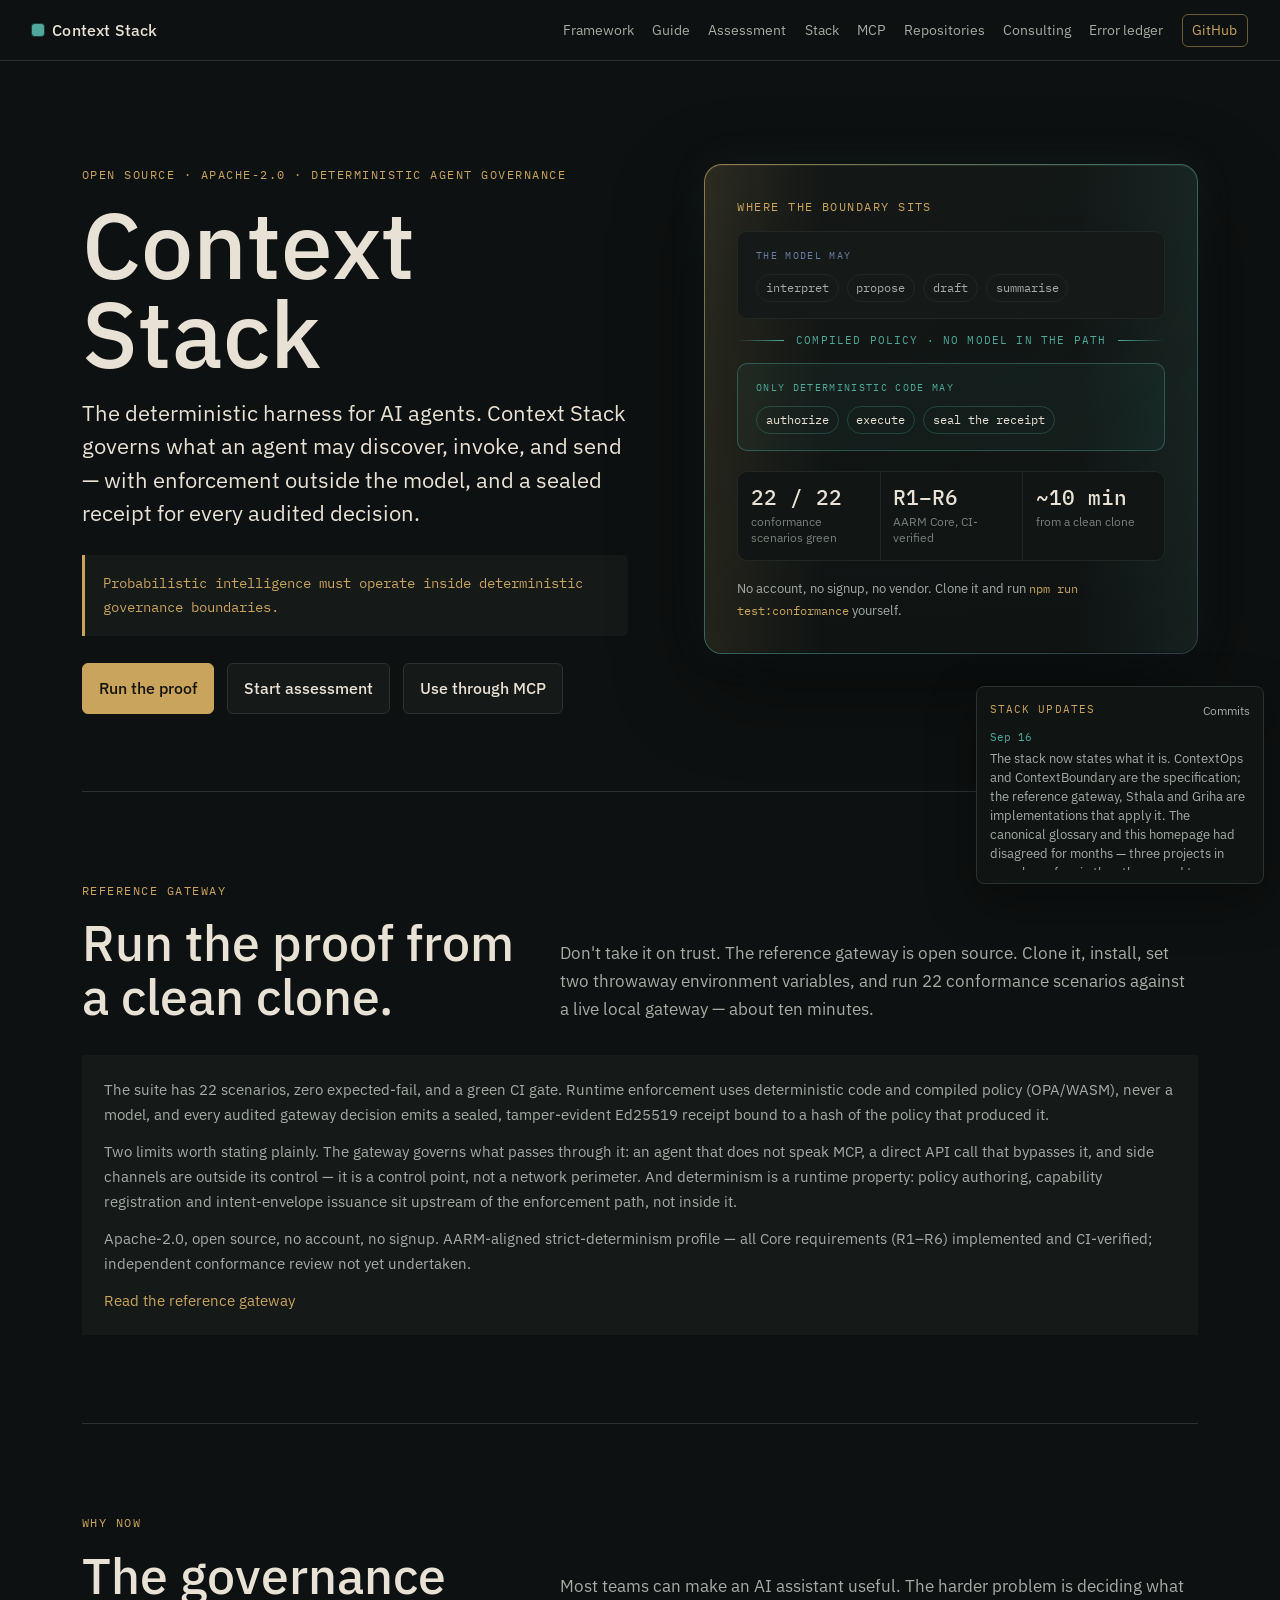
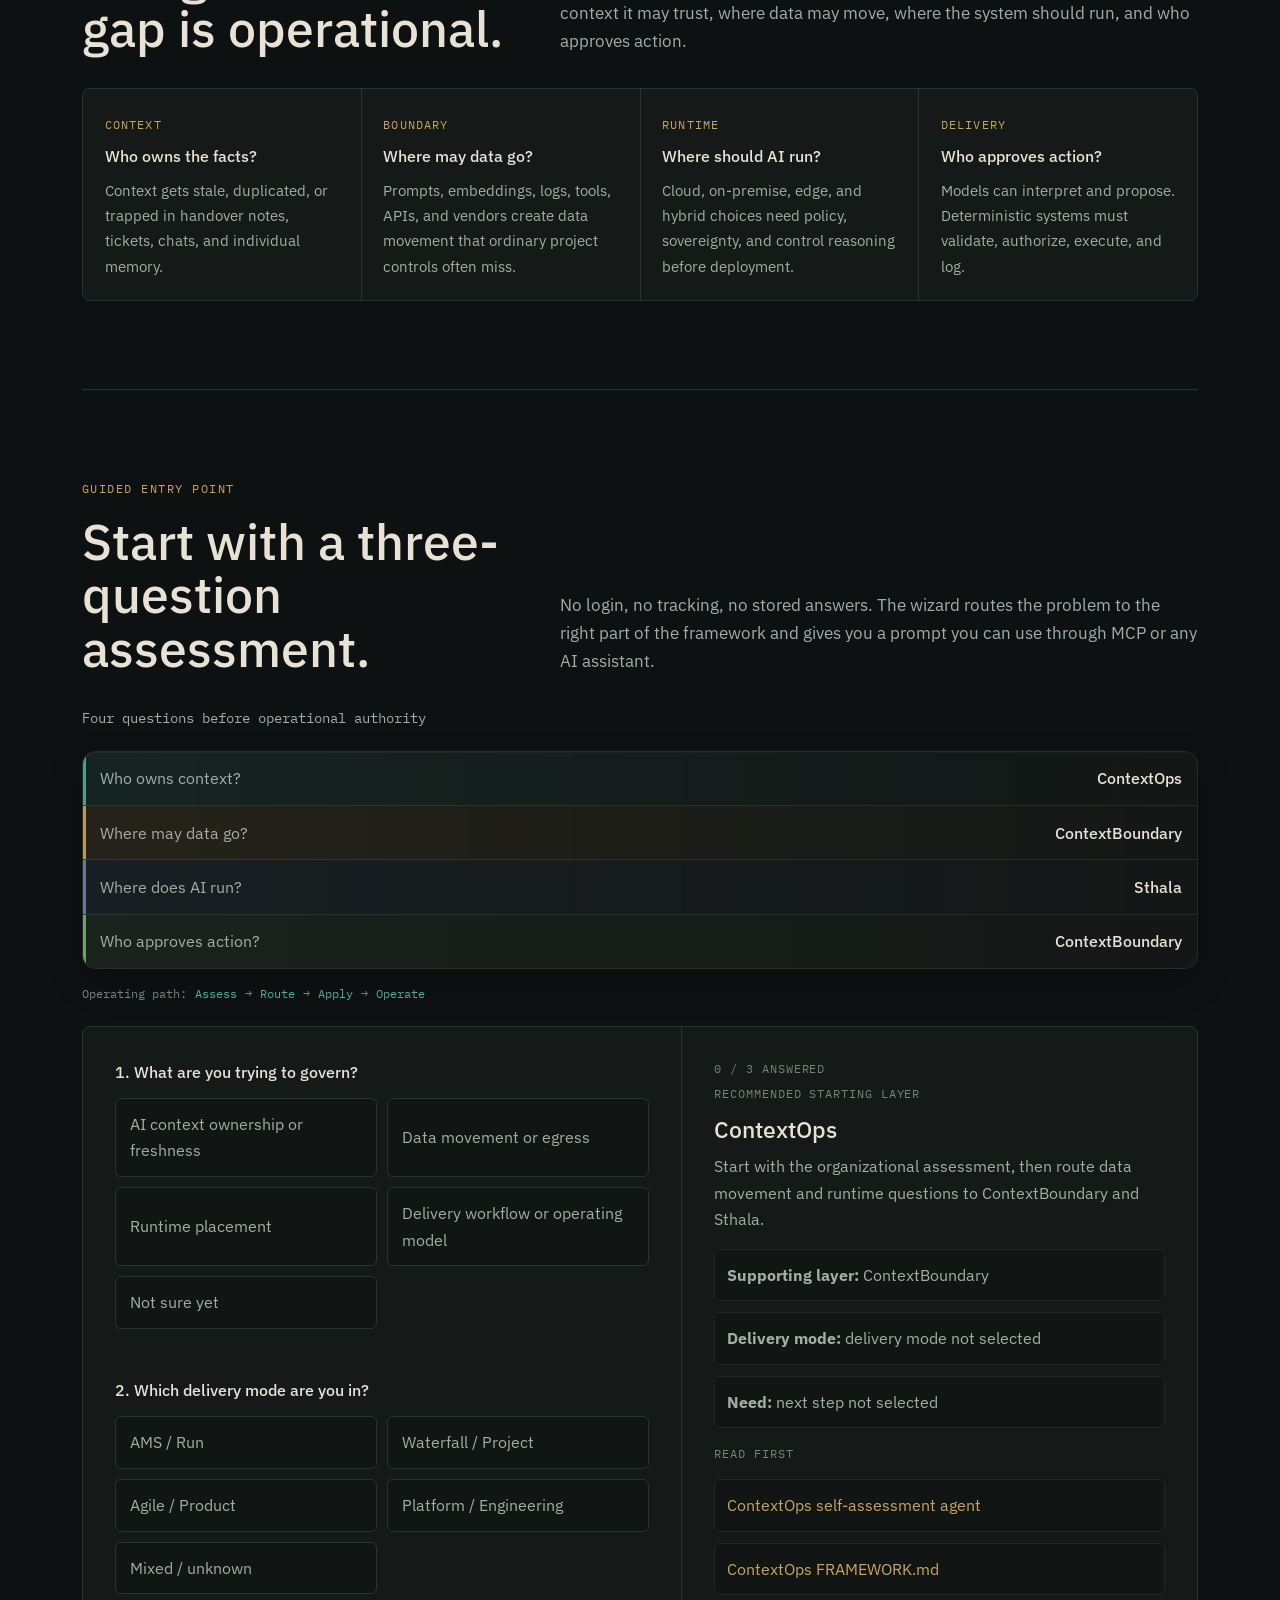
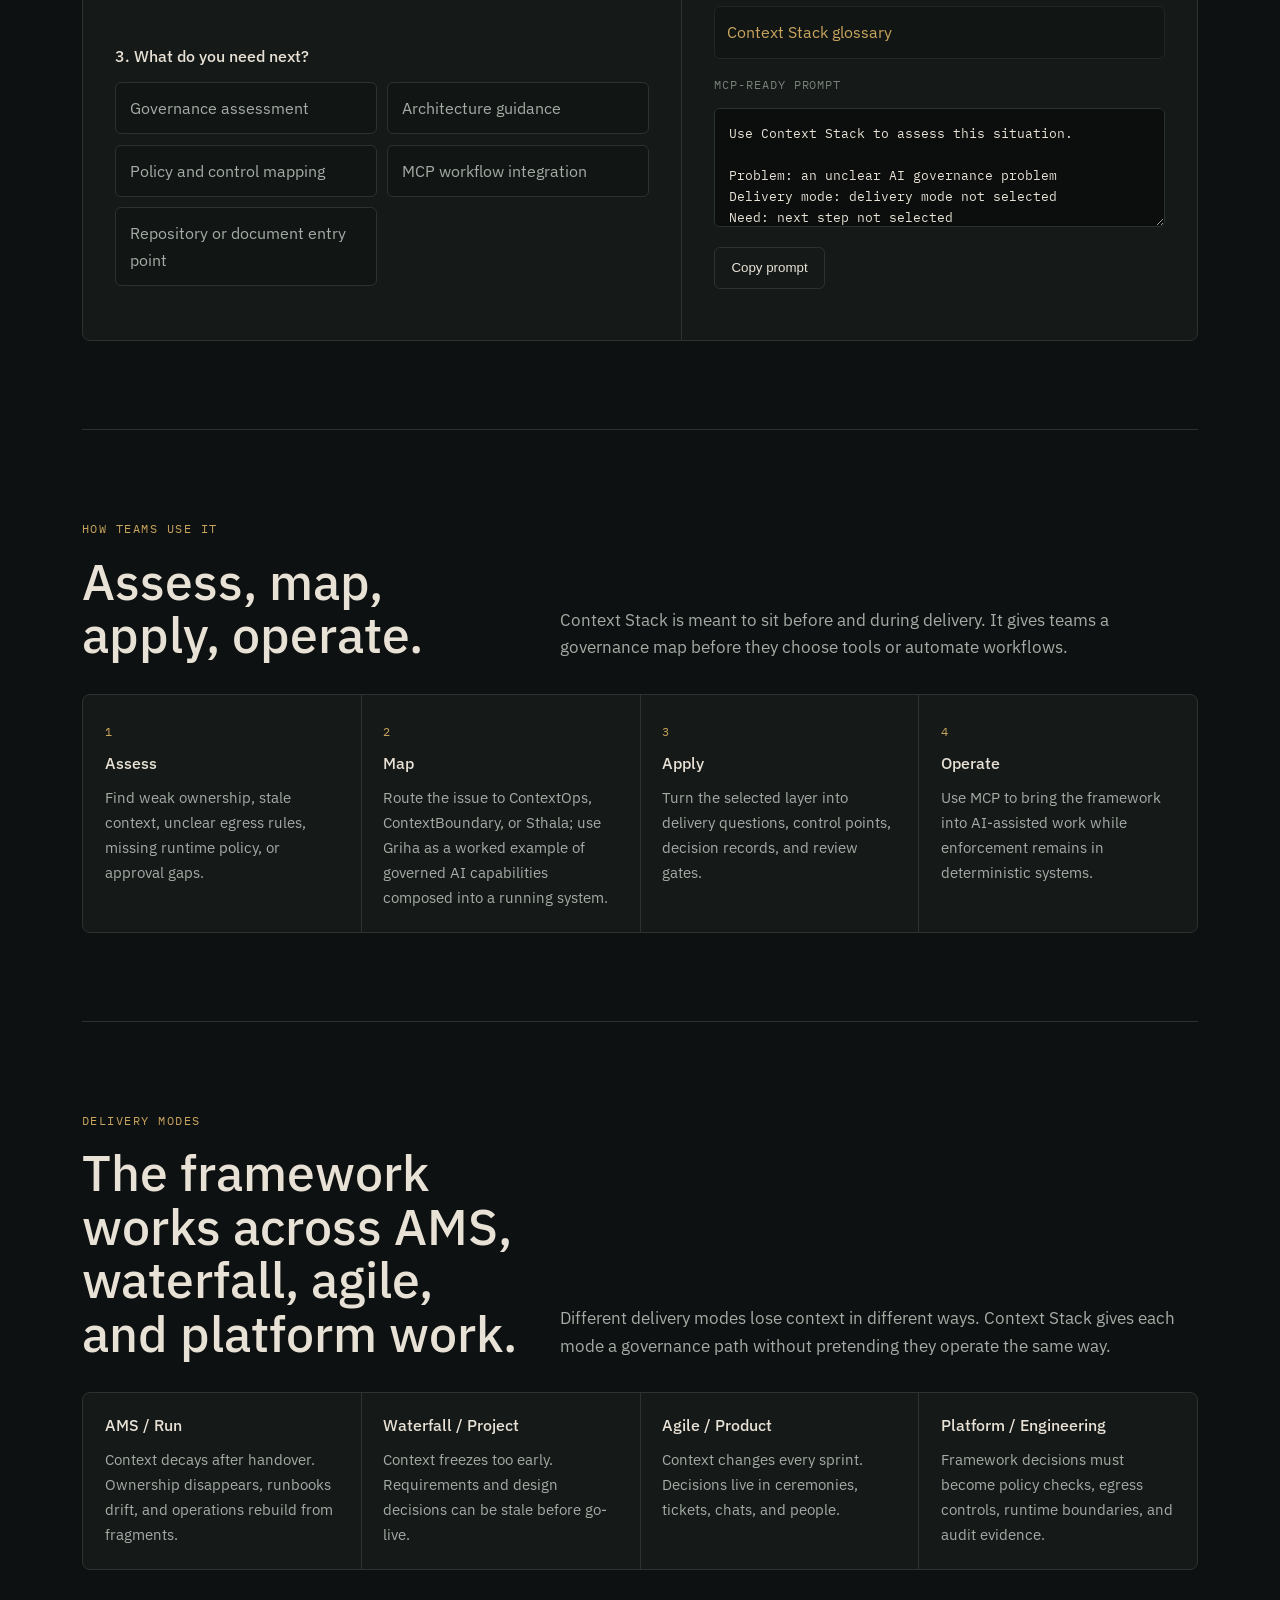
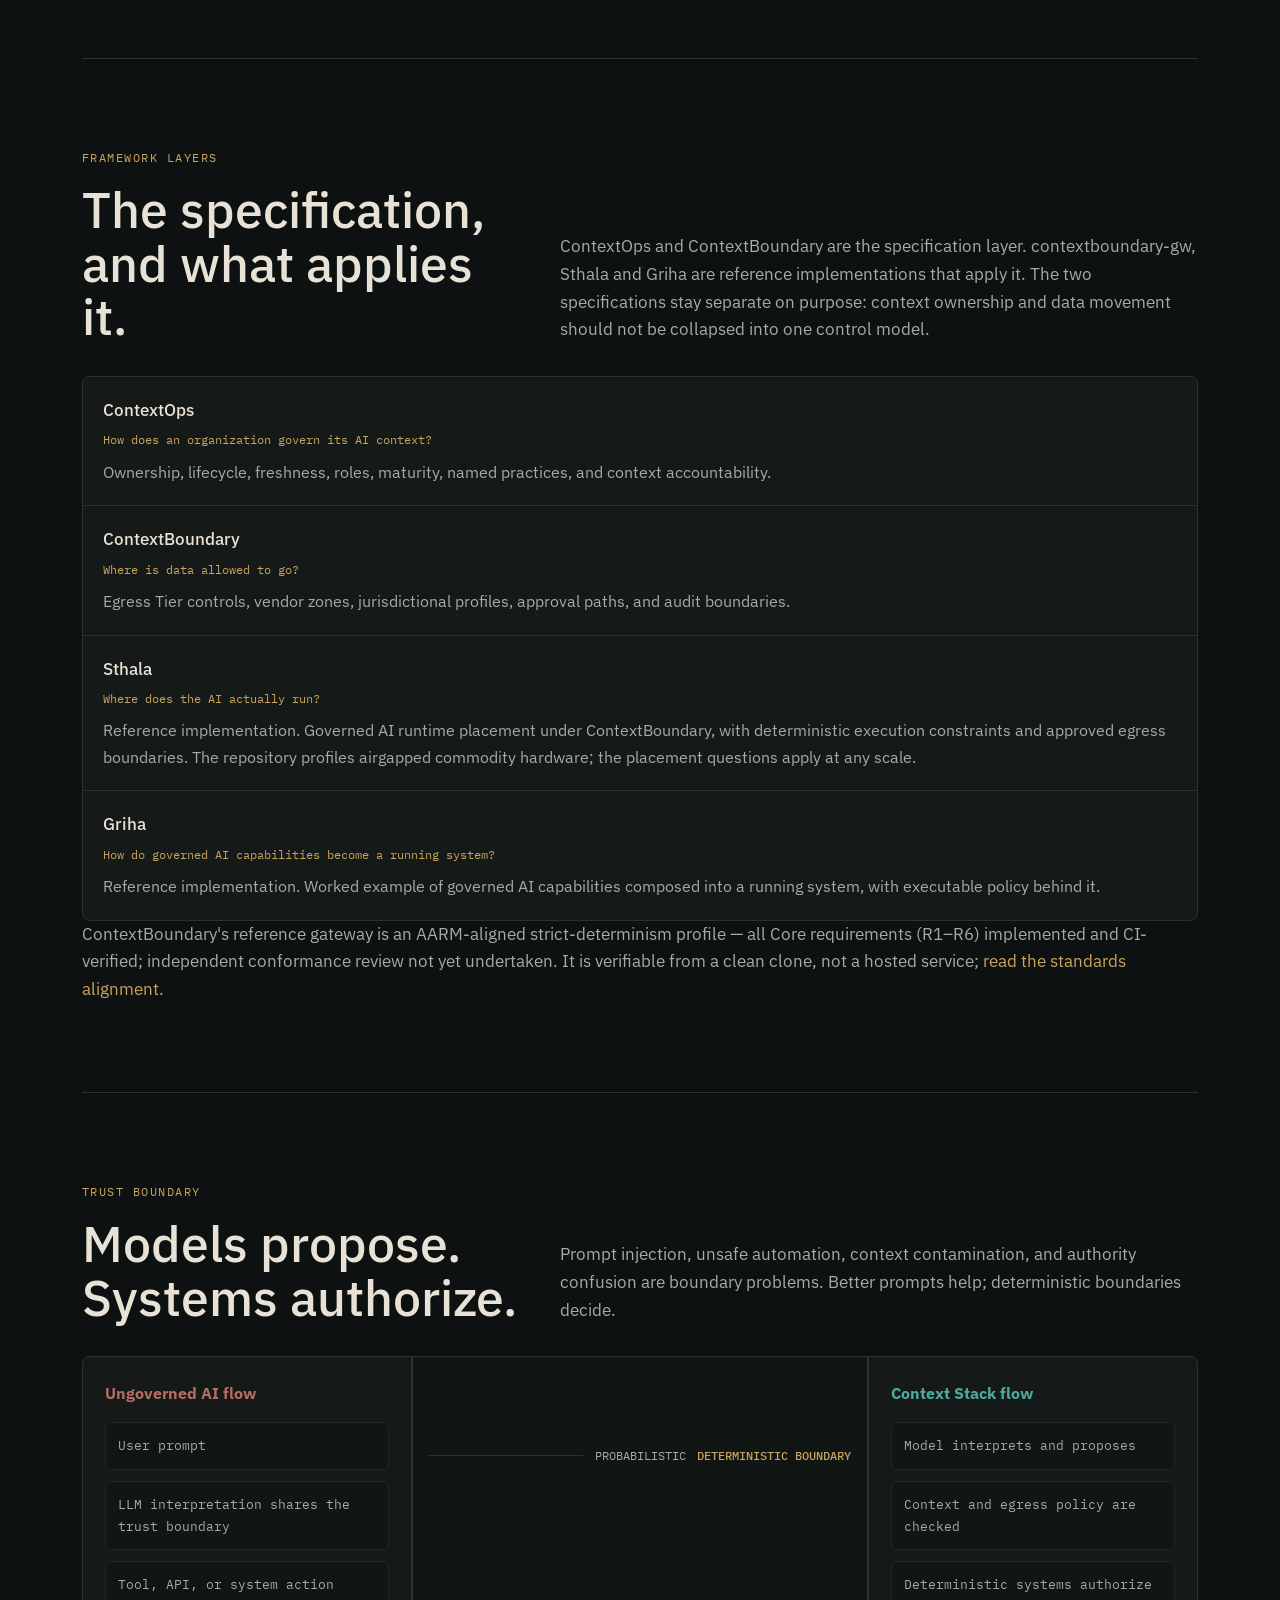
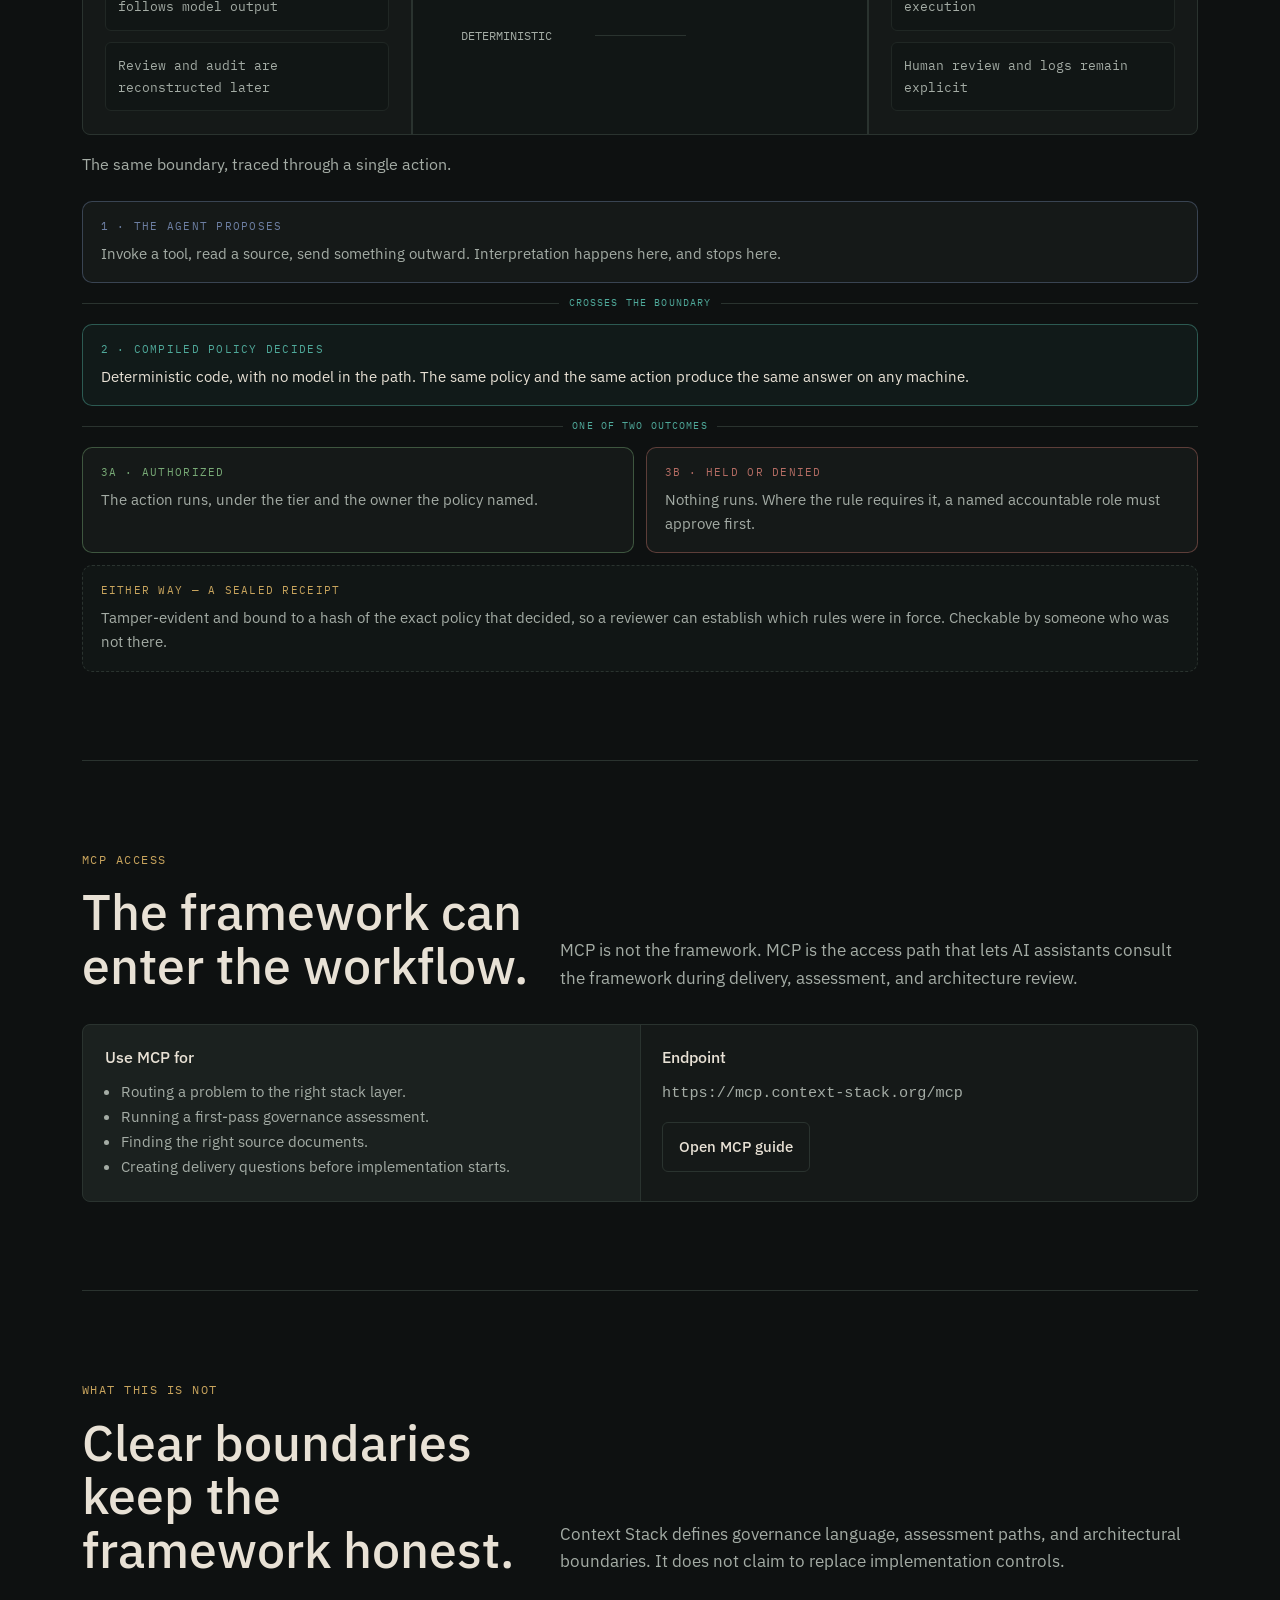
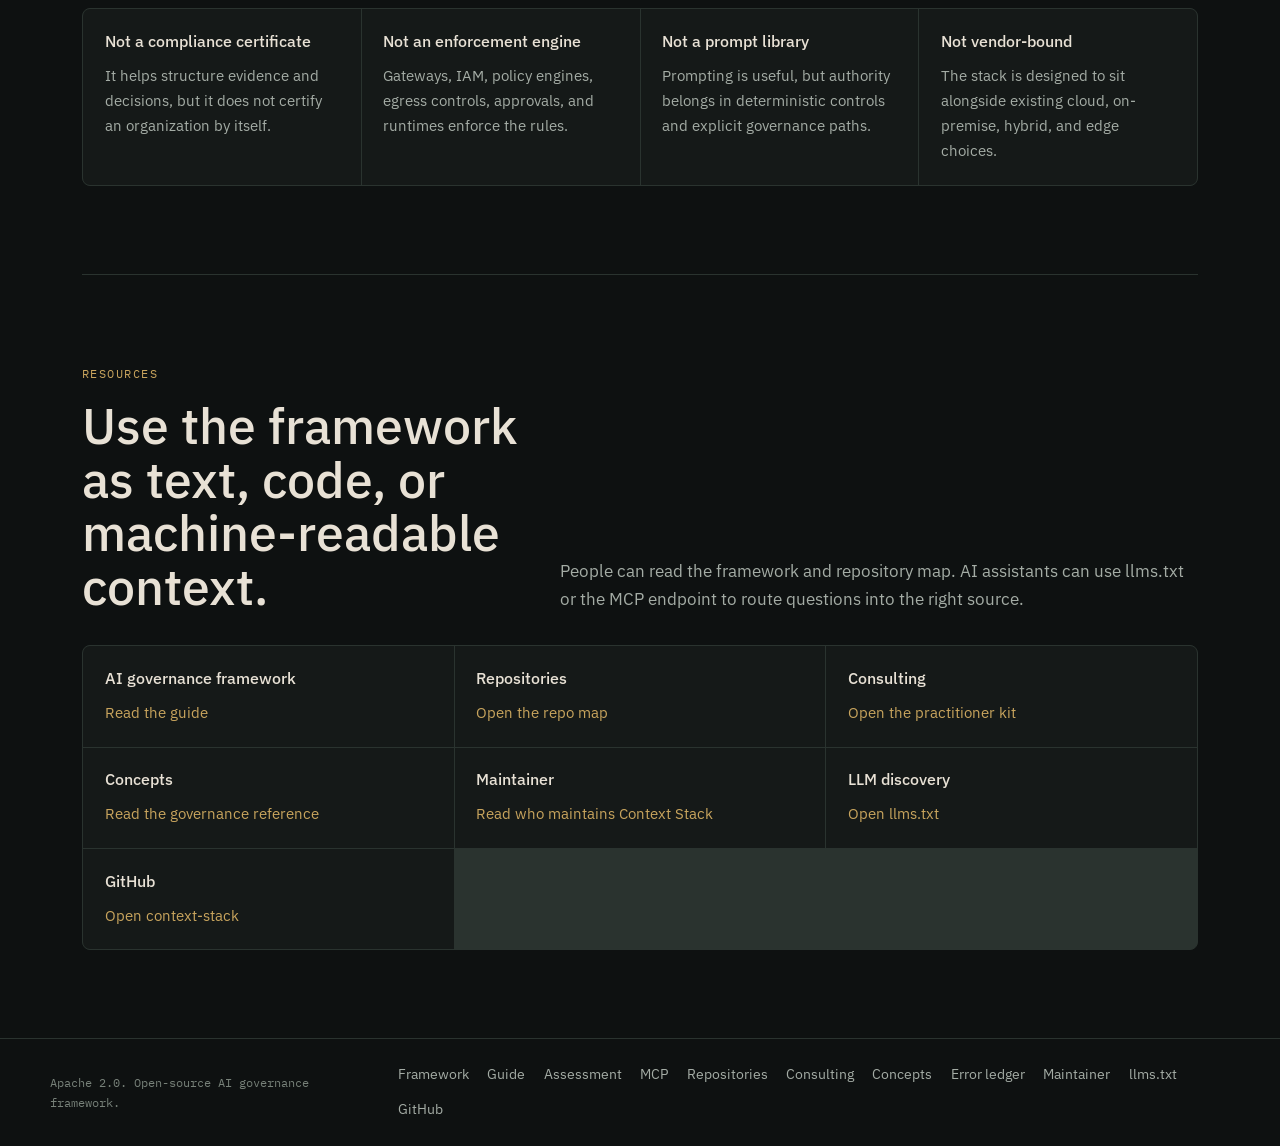
<file: index.html>
<!DOCTYPE html>
<html lang="en">
<head>
<meta charset="UTF-8">
<meta name="viewport" content="width=device-width, initial-scale=1.0">
<title>Context Stack | Open-Source AI Governance Framework</title>
<meta name="description" content="Context Stack is an open-source AI governance framework for context ownership, data egress, runtime placement, and governed delivery. Start with the guided assessment or use the framework through MCP.">
<meta name="robots" content="index,follow,max-snippet:-1,max-image-preview:large">
<meta name="author" content="Context Stack Project">
<meta name="keywords" content="AI governance framework, Context Stack, ContextOps, ContextBoundary, Sthala, Griha, MCP access, context governance, egress governance, deterministic AI boundaries">
<link rel="canonical" href="https://context-stack.org/">
<link rel="sitemap" type="application/xml" href="/sitemap.xml">
<link rel="alternate" type="text/plain" title="LLM discovery" href="/llms.txt">
<meta property="og:title" content="Context Stack | Open-Source AI Governance Framework">
<meta property="og:description" content="Open-source framework for governing AI context, data egress, runtime placement, and delivery workflows.">
<meta property="og:image" content="https://context-stack.org/hero.png">
<meta property="og:url" content="https://context-stack.org/">
<meta property="og:type" content="website">
<meta name="twitter:card" content="summary_large_image">
<link rel="icon" href="/favicon.svg" type="image/svg+xml">
<script type="application/ld+json">
{
  "@context": "https://schema.org",
  "@type": "SoftwareSourceCode",
  "name": "Context Stack",
  "description": "Open-source AI governance framework for context ownership, data egress, runtime placement, and governed delivery.",
  "url": "https://context-stack.org/",
  "codeRepository": [
    "https://github.com/kannanokannan/ContextOps",
    "https://github.com/kannanokannan/ContextBoundary",
    "https://github.com/kannanokannan/Sthala",
    "https://github.com/kannanokannan/Griha",
    "https://github.com/kannanokannan/context-stack",
    "https://github.com/kannanokannan/context-stack-mcp"
  ],
  "license": "https://www.apache.org/licenses/LICENSE-2.0",
  "keywords": "AI governance, deterministic boundaries, context governance, egress governance, MCP access, governed AI systems"
}
</script>
<script type="application/ld+json">
{
  "@context": "https://schema.org",
  "@graph": [
    {
      "@id": "https://context-stack.org/#organization",
      "@type": "Organization",
      "name": "Context Stack",
      "url": "https://context-stack.org/",
      "disambiguatingDescription": "Context Stack is AARM-aligned. No conformance claim is made.",
      "additionalProperty": [
        {
          "@type": "PropertyValue",
          "name": "constraint",
          "value": "AARM is a Cloud Security Alliance standard, not a Context Stack standard."
        },
        {
          "@type": "PropertyValue",
          "name": "constraint",
          "value": "Context Stack is AARM-aligned. No conformance claim is made."
        },
        {
          "@type": "PropertyValue",
          "name": "constraint",
          "value": "Not listed on the CSA Builder Registry."
        },
        {
          "@type": "PropertyValue",
          "name": "constraint",
          "value": "No independent conformance review has been undertaken."
        },
        {
          "@type": "PropertyValue",
          "name": "constraint",
          "value": "Griha is a reference implementation, not a product."
        }
      ]
    },
    {
      "@id": "https://aarm.dev/spec#standard",
      "@type": "CreativeWork",
      "name": "Autonomous Action Runtime Management",
      "alternateName": "AARM",
      "url": "https://aarm.dev/spec",
      "publisher": {
        "@type": "Organization",
        "name": "Cloud Security Alliance",
        "url": "https://cloudsecurityalliance.org/"
      },
      "disambiguatingDescription": "AARM is a Cloud Security Alliance standard, not a Context Stack standard."
    },
    {
      "@id": "https://github.com/kannanokannan/contextboundary-gw#software",
      "@type": [
        "SoftwareSourceCode",
        "SoftwareApplication"
      ],
      "name": "contextboundary-gw",
      "url": "https://github.com/kannanokannan/contextboundary-gw",
      "codeRepository": "https://github.com/kannanokannan/contextboundary-gw",
      "applicationCategory": "SecurityApplication",
      "isBasedOn": {
        "@id": "https://aarm.dev/spec#standard"
      },
      "disambiguatingDescription": "Reference gateway implementing an AARM-aligned strict-determinism profile. No conformance claim is made."
    },
    {
      "@id": "https://github.com/kannanokannan/contextboundary-gw#r1-r6-status",
      "@type": "CreativeWork",
      "name": "ContextBoundary gateway R1-R6 implementation status",
      "dateModified": "2026-08-14",
      "about": {
        "@id": "https://github.com/kannanokannan/contextboundary-gw#software"
      },
      "disambiguatingDescription": "R1-R6 implementation status for the reference gateway. Context Stack is AARM-aligned. No conformance claim is made.",
      "creativeWorkStatus": "Implemented and verified in reference-gateway tests; independent conformance review has not been undertaken."
    },
    {
      "@id": "https://github.com/kannanokannan/Griha#software",
      "@type": [
        "SoftwareSourceCode",
        "SoftwareApplication"
      ],
      "name": "Griha",
      "url": "https://github.com/kannanokannan/Griha",
      "codeRepository": "https://github.com/kannanokannan/Griha",
      "creativeWorkStatus": "reference implementation",
      "disambiguatingDescription": "Griha is a reference implementation, not a product."
    }
  ]
}
</script>
<link rel="preconnect" href="https://fonts.googleapis.com">
<link rel="preconnect" href="https://fonts.gstatic.com" crossorigin>
<link href="https://fonts.googleapis.com/css2?family=IBM+Plex+Mono:wght@400;500&family=IBM+Plex+Sans:wght@300;400;500&display=swap" rel="stylesheet">
<link rel="stylesheet" href="/assets/site.css">
<script src="/assets/assessment.js" defer></script>
</head>
<body>
<header class="site-header">
  <a class="brand" href="/" aria-label="Context Stack home"><span class="brand-mark"></span>Context Stack</a>
  <nav class="site-nav" aria-label="Primary">
    <a href="/#framework">Framework</a>
    <a href="/ai-governance-framework.html">Guide</a>
    <a href="/#assessment">Assessment</a>
    <a href="/#stack">Stack</a>
    <a href="/mcp/">MCP</a>
    <a href="/repositories.html">Repositories</a>
    <a href="/consulting.html">Consulting</a>
    <a href="/error-ledger.html">Error ledger</a>
    <a class="nav-emphasis" href="https://github.com/kannanokannan/context-stack" target="_blank" rel="noopener">GitHub</a>
  </nav>
</header>

<aside class="stack-updates" aria-label="Stack updates">
  <div class="updates-head">
    <p class="updates-label">Stack updates</p>
    <a href="https://github.com/kannanokannan/context-stack/commits/main/" target="_blank" rel="noopener">Commits</a>
  </div>
  <div class="updates-scroll" tabindex="0">
    <article>
      <time datetime="2026-09-16">Sep 16</time>
      <p>The stack now states what it is. ContextOps and ContextBoundary are the specification; the reference gateway, Sthala and Griha are implementations that apply it. The canonical glossary and this homepage had disagreed for months — three projects in one place, four in the other — and two outside reviewers read the four. The definition is now recorded as data alongside the repository map and checked on every run, so the surfaces cannot drift apart again without the check failing.</p>
    </article>
    <article>
      <time datetime="2026-09-13">Sep 13</time>
      <p>The framework now documents the delivery mode this site was already offering: a Platform / Engineering overlay in ContextOps, built from three practices the framework already names, so the count of named practices is unchanged. The stack also gained a manifest of its own repositories and a check that fails when the published registries disagree with it &mdash; the reference gateway had been missing from the canonical ownership map. Sthala&rsquo;s shell scripts are pinned to LF, because every one of them failed on a Windows checkout, the installer included. The error ledger moves into the site navigation, and records the specification error that produced this note&rsquo;s own discipline: an expected value copied from an earlier prompt and never recounted.</p>
    </article>
    <article>
      <time datetime="2026-09-12">Sep 12</time>
      <p>The homepage now traces a single action through the boundary: the agent proposes, compiled policy decides with no model in the path, the action either runs or is held for a named role, and either outcome emits a sealed receipt bound to a hash of the policy that decided. The trust-boundary comparison above it is unchanged; this is the mechanism underneath it. Dead stylesheet rules left behind when the receipt moved off the homepage are removed in the same change.</p>
    </article>
    <article>
      <time datetime="2026-09-12">Sep 12</time>
      <p>One of the five gated claim statements named the registry wrongly. The AARM registry heads its own page “Builder Registry”, singular, and its footer states that it is a Cloud Security Alliance project — so the attribution was right and the plural was not. Corrected byte-identically across all six gated surfaces, the verifier that enforces them, and the practitioner kit README in ContextBoundary.</p>
    </article>
    <article>
      <time datetime="2026-09-11">Sep 11</time>
      <p>The error ledger is published. Fifty-one recorded specification errors, thirty-four written up in full, each with the mechanism that caught it and the standing rule it produced. Two of the fifty-one were caught by the seat that made them before reaching anyone; the rest were caught by the builder checking source against prompt, by a gate, or by re-deriving after the fact. Numbering began after a nine-error session on 2026-08-14, so the fourteen before it are listed unnumbered, and three entries recorded only by number are left as a gap rather than reconstructed.</p>
    </article>
    <article>
      <time datetime="2026-09-10">Sep 10</time>
      <p>Two limits are now stated on the pages that make the claim. The reference gateway governs what passes through it — an agent that does not speak MCP, a direct API call that bypasses it, and side channels are outside its control, so it is a control point rather than a network perimeter. And determinism is a runtime property: policy authoring, capability registration and intent-envelope issuance sit upstream of the enforcement path. The conformance report now names where R6 is proved, since the twenty-two scenarios cover R1 to R5 and audit, and records that its adversarial scenarios have had no external red team.</p>
    </article>
    <article>
      <time datetime="2026-09-09">Sep 9</time>
      <p>A source audit against the gateway found four claims on this site broader than the implementation supports. Receipts are now scoped to audited gateway decisions, because discovery filtering evaluates policy without emitting one. Enforcement is described as deterministic code plus compiled policy rather than compiled policy alone, because capability filtering runs in deterministic JavaScript outside the WASM module. The maintainer page no longer claims the conformance suite can check assertions about prior professional work. The receipt verification command on the AMS page was incomplete and now runs as printed.</p>
    </article>
    <article>
      <time datetime="2026-09-08">Sep 8</time>
      <p>The consulting page is now a practitioner kit. Three time-boxed engagement shapes with effort in person-days, a statement-of-work skeleton, and a scoring worksheet with per-category evidence anchors — written for services firms and internal architecture teams to run. The kit states that no engagement has yet been delivered with it.</p>
    </article>
    <article>
      <time datetime="2026-09-08">Sep 8</time>
      <p>The homepage now leads with the boundary itself — what a model may do, and what only deterministic code may do, with compiled policy between them. The sealed receipt moved to the AMS ticket agent use case, where there is room to explain what it records and how to check it.</p>
    </article>
    <article>
      <time datetime="2026-09-07">Sep 7</time>
      <p>The homepage now shows a sealed receipt instead of asserting one. The fields come from the reference gateway's AMS example and verify with public keys alone; altering the agent signature, any payload field, the hash chain or the gateway seal each fails with a distinct named code. Every repository now carries CI, and every workflow has run at least once.</p>
    </article>
    <article>
      <time datetime="2026-09-04">Sep 4</time>
      <p>The five constraint statements are now gated byte-identical across six surfaces by a verifier that runs on every pull request. Sthala's recipes are restructured by jurisdiction with a six-stage pipeline template, and a structural verifier gates it. The AARM Builders Registry now lists 103 implementations, ten of them conformant.</p>
    </article>
    <article>
      <time datetime="2026-08-30">Aug 30</time>
      <p>ContextBoundary consulting enablement is now public on the site, with source materials published from the ContextBoundary repository.</p>
    </article>
    <article>
      <time datetime="2026-08-15">Aug 15</time>
      <p>CSA AARM published a Builders Registry and a conformance claim process. Conformance requires the technical tests — Core R1–R6, Extended R1–R9 — plus organizational conditions including production deployment with five or more customers and a recognised security certification. Around 100 implementations are listed, eight of them conformant. Context Stack remains an AARM-aligned strict-determinism profile; no conformance claim is made.</p>
    </article>
    <article>
      <time datetime="2026-07-28">Jul 28</time>
      <p>AARM v1.0 standards alignment published. All Core requirements (R1–R6) are implemented and CI-verified in the reference gateway; independent conformance review has not been undertaken.</p>
    </article>
    <article>
      <time datetime="2026-07-27">Jul 27</time>
      <p>Runtime maturity ladder added to ContextBoundary. Stack Maturity Snapshot added to the control plane as a derivative cross-project view.</p>
    </article>
    <article>
      <time datetime="2026-07-17">Jul 17</time>
      <p>Regulatory references corrected across the stack: the Digital Omnibus, adopted in June 2026, deferred EU AI Act high-risk obligations to Dec 2, 2027 for standalone Annex III systems and Aug 2, 2028 for Annex I embedded systems.</p>
    </article>
    <article>
      <time datetime="2026-07-06">Jul 6</time>
      <p>Agent-authority governance and runtime enforcement added across ContextOps and ContextBoundary.</p>
    </article>
    <article>
      <time datetime="2026-07-06">Jul 6</time>
      <p>Vendor-continuity control added for model-suspension and availability risk.</p>
    </article>
    <article>
      <time datetime="2026-06-19">Jun 19</time>
      <p>OKF bridge added to context-stack for agent-readable stack navigation.</p>
    </article>
    <article>
      <time datetime="2026-06-14">Jun 14</time>
      <p>v0.2 stack baseline confirmed without introducing a new public layer.</p>
    </article>
    <article>
      <time datetime="2026-06-14">Jun 14</time>
      <p>AMS ticket agent use case published as a governed delivery example.</p>
    </article>
  </div>
</aside>

<main class="page">
  <section class="hero" id="framework">
    <div>
      <p class="eyebrow">Open source · Apache-2.0 · Deterministic agent governance</p>
      <h1>Context Stack</h1>
      <p class="hero-lede">The deterministic harness for AI agents. Context Stack governs what an agent may discover, invoke, and send — with enforcement outside the model, and a sealed receipt for every audited decision.</p>
      <div class="doctrine">Probabilistic intelligence must operate inside deterministic governance boundaries.</div>
      <div class="cta-row">
        <a class="button button-primary" href="https://github.com/kannanokannan/contextboundary-gw" target="_blank" rel="noopener">Run the proof</a>
        <a class="button" href="#assessment">Start assessment</a>
        <a class="button" href="/mcp/">Use through MCP</a>
      </div>
    </div>
    <aside class="hero-board" aria-label="Where the boundary sits">
      <div class="board-surface">
        <p class="board-label">Where the boundary sits</p>

        <div class="split-side split-model">
          <p class="split-label">The model may</p>
          <ul class="split-list">
            <li>interpret</li><li>propose</li><li>draft</li><li>summarise</li>
          </ul>
        </div>

        <div class="split-rule" role="separator" aria-label="Boundary: compiled policy, no model in the enforcement path">
          <span>compiled policy · no model in the path</span>
        </div>

        <div class="split-side split-system">
          <p class="split-label">Only deterministic code may</p>
          <ul class="split-list">
            <li>authorize</li><li>execute</li><li>seal the receipt</li>
          </ul>
        </div>

        <div class="proof-facts">
          <div class="proof-fact"><b>22 / 22</b><span>conformance scenarios green</span></div>
          <div class="proof-fact"><b>R1–R6</b><span>AARM Core, CI-verified</span></div>
          <div class="proof-fact"><b>~10 min</b><span>from a clean clone</span></div>
        </div>

        <p class="receipt-note">No account, no signup, no vendor. Clone it and run <code>npm run test:conformance</code> yourself.</p>
      </div>
    </aside>
  </section>

  <section class="section">
    <div class="section-head">
      <div>
        <p class="eyebrow">Reference gateway</p>
        <h2>Run the proof from a clean clone.</h2>
      </div>
      <p class="section-lede">Don't take it on trust. The reference gateway is open source. Clone it, install, set two throwaway environment variables, and run 22 conformance scenarios against a live local gateway — about ten minutes.</p>
    </div>
    <div class="panel">
      <p>The suite has 22 scenarios, zero expected-fail, and a green CI gate. Runtime enforcement uses deterministic code and compiled policy (OPA/WASM), never a model, and every audited gateway decision emits a sealed, tamper-evident Ed25519 receipt bound to a hash of the policy that produced it.</p>
      <p>Two limits worth stating plainly. The gateway governs what passes through it: an agent that does not speak MCP, a direct API call that bypasses it, and side channels are outside its control — it is a control point, not a network perimeter. And determinism is a runtime property: policy authoring, capability registration and intent-envelope issuance sit upstream of the enforcement path, not inside it.</p>
      <p>Apache-2.0, open source, no account, no signup. AARM-aligned strict-determinism profile — all Core requirements (R1–R6) implemented and CI-verified; independent conformance review not yet undertaken.</p>
      <p><a href="https://github.com/kannanokannan/contextboundary-gw" target="_blank" rel="noopener">Read the reference gateway</a></p>
    </div>
  </section>

  <section class="section">
    <div class="section-head">
      <div>
        <p class="eyebrow">Why now</p>
        <h2>The governance gap is operational.</h2>
      </div>
      <p class="section-lede">Most teams can make an AI assistant useful. The harder problem is deciding what context it may trust, where data may move, where the system should run, and who approves action.</p>
    </div>
    <div class="grid-4">
      <div class="panel">
        <span class="tag">Context</span>
        <h3>Who owns the facts?</h3>
        <p>Context gets stale, duplicated, or trapped in handover notes, tickets, chats, and individual memory.</p>
      </div>
      <div class="panel">
        <span class="tag">Boundary</span>
        <h3>Where may data go?</h3>
        <p>Prompts, embeddings, logs, tools, APIs, and vendors create data movement that ordinary project controls often miss.</p>
      </div>
      <div class="panel">
        <span class="tag">Runtime</span>
        <h3>Where should AI run?</h3>
        <p>Cloud, on-premise, edge, and hybrid choices need policy, sovereignty, and control reasoning before deployment.</p>
      </div>
      <div class="panel">
        <span class="tag">Delivery</span>
        <h3>Who approves action?</h3>
        <p>Models can interpret and propose. Deterministic systems must validate, authorize, execute, and log.</p>
      </div>
    </div>
  </section>

  <section class="section" id="assessment">
    <div class="section-head">
      <div>
        <p class="eyebrow">Guided entry point</p>
        <h2>Start with a three-question assessment.</h2>
      </div>
      <p class="section-lede">No login, no tracking, no stored answers. The wizard routes the problem to the right part of the framework and gives you a prompt you can use through MCP or any AI assistant.</p>
    </div>

    <div class="assessment-map" aria-label="AI delivery governance map">
      <p class="board-subtitle">Four questions before operational authority</p>
      <div class="board-map">
        <div class="board-row">
          <span>Who owns context?</span>
          <strong>ContextOps</strong>
        </div>
        <div class="board-row">
          <span>Where may data go?</span>
          <strong>ContextBoundary</strong>
        </div>
        <div class="board-row">
          <span>Where does AI run?</span>
          <strong>Sthala</strong>
        </div>
        <div class="board-row">
          <span>Who approves action?</span>
          <strong>ContextBoundary</strong>
        </div>
      </div>

      <p class="board-flow" aria-label="Framework operating path">
        <span>Operating path:</span>
        <a href="#assessment">Assess</a>
        <span aria-hidden="true">&rarr;</span>
        <a href="#stack">Route</a>
        <span aria-hidden="true">&rarr;</span>
        <a href="#how-teams-use-it">Apply</a>
        <span aria-hidden="true">&rarr;</span>
        <a href="/mcp/">Operate</a>
      </p>
    </div>

    <div class="wizard">
      <div class="wizard-main">
        <div class="question">
          <p class="question-title">1. What are you trying to govern?</p>
          <div class="choice-grid">
            <button class="choice" type="button" data-choice data-group="problem" data-value="context" aria-pressed="false">AI context ownership or freshness</button>
            <button class="choice" type="button" data-choice data-group="problem" data-value="egress" aria-pressed="false">Data movement or egress</button>
            <button class="choice" type="button" data-choice data-group="problem" data-value="runtime" aria-pressed="false">Runtime placement</button>
            <button class="choice" type="button" data-choice data-group="problem" data-value="delivery" aria-pressed="false">Delivery workflow or operating model</button>
            <button class="choice" type="button" data-choice data-group="problem" data-value="unsure" aria-pressed="false">Not sure yet</button>
          </div>
        </div>

        <div class="question">
          <p class="question-title">2. Which delivery mode are you in?</p>
          <div class="choice-grid">
            <button class="choice" type="button" data-choice data-group="delivery" data-value="ams" aria-pressed="false">AMS / Run</button>
            <button class="choice" type="button" data-choice data-group="delivery" data-value="waterfall" aria-pressed="false">Waterfall / Project</button>
            <button class="choice" type="button" data-choice data-group="delivery" data-value="agile" aria-pressed="false">Agile / Product</button>
            <button class="choice" type="button" data-choice data-group="delivery" data-value="platform" aria-pressed="false">Platform / Engineering</button>
            <button class="choice" type="button" data-choice data-group="delivery" data-value="mixed" aria-pressed="false">Mixed / unknown</button>
          </div>
        </div>

        <div class="question">
          <p class="question-title">3. What do you need next?</p>
          <div class="choice-grid">
            <button class="choice" type="button" data-choice data-group="need" data-value="assessment" aria-pressed="false">Governance assessment</button>
            <button class="choice" type="button" data-choice data-group="need" data-value="architecture" aria-pressed="false">Architecture guidance</button>
            <button class="choice" type="button" data-choice data-group="need" data-value="controls" aria-pressed="false">Policy and control mapping</button>
            <button class="choice" type="button" data-choice data-group="need" data-value="mcp" aria-pressed="false">MCP workflow integration</button>
            <button class="choice" type="button" data-choice data-group="need" data-value="docs" aria-pressed="false">Repository or document entry point</button>
          </div>
        </div>
      </div>

      <aside class="wizard-result" aria-live="polite">
        <p class="result-label" data-progress>0 / 3 answered</p>
        <p class="result-label">Recommended starting layer</p>
        <h3 class="result-title" data-result-title>ContextOps</h3>
        <p class="result-text" data-result-text>Start with the organizational assessment, then route data movement and runtime placement questions to the boundary and Sthala references.</p>
        <ul class="result-list" data-result-meta></ul>
        <p class="result-label">Read first</p>
        <ul class="result-list" data-result-docs></ul>
        <p class="result-label">MCP-ready prompt</p>
        <textarea class="prompt-box" data-result-prompt readonly></textarea>
        <button class="button" type="button" data-copy-prompt>Copy prompt</button>
        <div class="copy-status" data-copy-status></div>
        <div data-advisor-panel hidden>
        <p class="result-label">Optional explanation</p>
        <p class="text-muted">Responses are model-generated guidance based only on public Context Stack documents. Guidance, not enforcement; not a compliance or legal opinion. Your question is sent to Cloudflare Workers AI for processing; it is not stored, not logged, and not used to train any model.</p>
        <p class="result-label">Model</p>
        <p class="text-muted" data-advisor-model>@cf/meta/llama-3.1-8b-instruct-fast</p>
        <label class="question-title" for="advisor-question">Question for the explanation layer</label>
        <textarea class="prompt-box" id="advisor-question" data-advisor-question maxlength="4000" placeholder="Ask for an explanation of the route and documents."></textarea>
        <button class="button" type="button" data-advisor-submit>Explain this route</button>
        <div class="copy-status" data-advisor-status></div>
        <div data-advisor-result hidden>
          <p class="result-label">Deterministic route</p>
          <ul class="result-list" data-advisor-route></ul>
          <p class="result-label">Model-generated explanation</p>
          <p class="result-text" data-advisor-explanation></p>
          <ul class="result-list" data-advisor-caveats></ul>
          <p class="result-label">Sources</p>
          <ul class="result-list" data-advisor-sources></ul>
          <p class="text-muted" data-advisor-provenance></p>
        </div>
        </div>
      </aside>
    </div>
  </section>

  <section class="section" id="how-teams-use-it">
    <div class="section-head">
      <div>
        <p class="eyebrow">How teams use it</p>
        <h2>Assess, map, apply, operate.</h2>
      </div>
      <p class="section-lede">Context Stack is meant to sit before and during delivery. It gives teams a governance map before they choose tools or automate workflows.</p>
    </div>
    <div class="grid-4">
      <div class="panel">
        <span class="tag">1</span>
        <h3>Assess</h3>
        <p>Find weak ownership, stale context, unclear egress rules, missing runtime policy, or approval gaps.</p>
      </div>
      <div class="panel">
        <span class="tag">2</span>
        <h3>Map</h3>
        <p>Route the issue to ContextOps, ContextBoundary, or Sthala; use Griha as a worked example of governed AI capabilities composed into a running system.</p>
      </div>
      <div class="panel">
        <span class="tag">3</span>
        <h3>Apply</h3>
        <p>Turn the selected layer into delivery questions, control points, decision records, and review gates.</p>
      </div>
      <div class="panel">
        <span class="tag">4</span>
        <h3>Operate</h3>
        <p>Use MCP to bring the framework into AI-assisted work while enforcement remains in deterministic systems.</p>
      </div>
    </div>
  </section>

  <section class="section">
    <div class="section-head">
      <div>
        <p class="eyebrow">Delivery modes</p>
        <h2>The framework works across AMS, waterfall, agile, and platform work.</h2>
      </div>
      <p class="section-lede">Different delivery modes lose context in different ways. Context Stack gives each mode a governance path without pretending they operate the same way.</p>
    </div>
    <div class="grid-4">
      <div class="panel">
        <h3>AMS / Run</h3>
        <p>Context decays after handover. Ownership disappears, runbooks drift, and operations rebuild from fragments.</p>
      </div>
      <div class="panel">
        <h3>Waterfall / Project</h3>
        <p>Context freezes too early. Requirements and design decisions can be stale before go-live.</p>
      </div>
      <div class="panel">
        <h3>Agile / Product</h3>
        <p>Context changes every sprint. Decisions live in ceremonies, tickets, chats, and people.</p>
      </div>
      <div class="panel">
        <h3>Platform / Engineering</h3>
        <p>Framework decisions must become policy checks, egress controls, runtime boundaries, and audit evidence.</p>
      </div>
    </div>
  </section>

  <section class="section" id="stack">
    <div class="section-head">
      <div>
        <p class="eyebrow">Framework layers</p>
        <h2>The specification, and what applies it.</h2>
      </div>
      <p class="section-lede">ContextOps and ContextBoundary are the specification layer. contextboundary-gw, Sthala and Griha are reference implementations that apply it. The two specifications stay separate on purpose: context ownership and data movement should not be collapsed into one control model.</p>
    </div>
    <ul class="stack-list">
      <li>
        <a href="https://github.com/kannanokannan/ContextOps" target="_blank" rel="noopener">ContextOps</a>
        <span class="summary">How does an organization govern its AI context?</span>
        <p class="details">Ownership, lifecycle, freshness, roles, maturity, named practices, and context accountability.</p>
      </li>
      <li>
        <a href="https://github.com/kannanokannan/ContextBoundary" target="_blank" rel="noopener">ContextBoundary</a>
        <span class="summary">Where is data allowed to go?</span>
        <p class="details">Egress Tier controls, vendor zones, jurisdictional profiles, approval paths, and audit boundaries.</p>
      </li>
      <li>
        <a href="https://github.com/kannanokannan/Sthala" target="_blank" rel="noopener">Sthala</a>
        <span class="summary">Where does the AI actually run?</span>
        <p class="details">Reference implementation. Governed AI runtime placement under ContextBoundary, with deterministic execution constraints and approved egress boundaries. The repository profiles airgapped commodity hardware; the placement questions apply at any scale.</p>
      </li>
      <li>
        <a href="https://github.com/kannanokannan/Griha" target="_blank" rel="noopener">Griha</a>
        <span class="summary">How do governed AI capabilities become a running system?</span>
        <p class="details">Reference implementation. Worked example of governed AI capabilities composed into a running system, with executable policy behind it.</p>
      </li>
    </ul>
    <p class="section-lede">ContextBoundary's reference gateway is an AARM-aligned strict-determinism profile — all Core requirements (R1–R6) implemented and CI-verified; independent conformance review not yet undertaken. It is verifiable from a clean clone, not a hosted service; <a href="/ai-governance-framework.html#standards-alignment">read the standards alignment</a>.</p>
  </section>

  <section class="section">
    <div class="section-head">
      <div>
        <p class="eyebrow">Trust boundary</p>
        <h2>Models propose. Systems authorize.</h2>
      </div>
      <p class="section-lede">Prompt injection, unsafe automation, context contamination, and authority confusion are boundary problems. Better prompts help; deterministic boundaries decide.</p>
    </div>
    <div class="boundary">
      <div class="boundary-card bad">
        <h3>Ungoverned AI flow</h3>
        <ul class="boundary-list">
          <li>User prompt</li>
          <li>LLM interpretation shares the trust boundary</li>
          <li>Tool, API, or system action follows model output</li>
          <li>Review and audit are reconstructed later</li>
        </ul>
      </div>
      <div class="boundary-divider" role="separator" aria-label="Boundary from probabilistic interpretation to deterministic authorization">
        <span>probabilistic</span>
        <strong>deterministic boundary</strong>
        <span>deterministic</span>
      </div>
      <div class="boundary-card good">
        <h3>Context Stack flow</h3>
        <ul class="boundary-list">
          <li>Model interprets and proposes</li>
          <li>Context and egress policy are checked</li>
          <li>Deterministic systems authorize execution</li>
          <li>Human review and logs remain explicit</li>
        </ul>
      </div>
    </div>
    <p class="text-muted">The same boundary, traced through a single action.</p>
    <div class="action-flow" role="group" aria-label="What one action does, end to end">
      <div class="flow-step flow-model">
        <p class="flow-label">1 &middot; The agent proposes</p>
        <p class="flow-body">Invoke a tool, read a source, send something outward. Interpretation happens here, and stops here.</p>
      </div>
      <div class="flow-arrow" aria-hidden="true"><span>crosses the boundary</span></div>
      <div class="flow-step flow-gate">
        <p class="flow-label">2 &middot; Compiled policy decides</p>
        <p class="flow-body">Deterministic code, with no model in the path. The same policy and the same action produce the same answer on any machine.</p>
      </div>
      <div class="flow-arrow" aria-hidden="true"><span>one of two outcomes</span></div>
      <div class="flow-outcomes">
        <div class="flow-step flow-allow">
          <p class="flow-label">3a &middot; Authorized</p>
          <p class="flow-body">The action runs, under the tier and the owner the policy named.</p>
        </div>
        <div class="flow-step flow-hold">
          <p class="flow-label">3b &middot; Held or denied</p>
          <p class="flow-body">Nothing runs. Where the rule requires it, a named accountable role must approve first.</p>
        </div>
      </div>
      <div class="flow-seal">
        <p class="flow-label">Either way &mdash; a sealed receipt</p>
        <p class="flow-body">Tamper-evident and bound to a hash of the exact policy that decided, so a reviewer can establish which rules were in force. Checkable by someone who was not there.</p>
      </div>
    </div>
  </section>

  <section class="section">
    <div class="section-head">
      <div>
        <p class="eyebrow">MCP access</p>
        <h2>The framework can enter the workflow.</h2>
      </div>
      <p class="section-lede">MCP is not the framework. MCP is the access path that lets AI assistants consult the framework during delivery, assessment, and architecture review.</p>
    </div>
    <div class="grid-2">
      <div class="panel panel-strong">
        <h3>Use MCP for</h3>
        <ul>
          <li>Routing a problem to the right stack layer.</li>
          <li>Running a first-pass governance assessment.</li>
          <li>Finding the right source documents.</li>
          <li>Creating delivery questions before implementation starts.</li>
        </ul>
      </div>
      <div class="panel">
        <h3>Endpoint</h3>
        <p><code>https://mcp.context-stack.org/mcp</code></p>
        <p style="margin-top:1rem"><a class="button" href="/mcp/">Open MCP guide</a></p>
      </div>
    </div>
  </section>

  <section class="section">
    <div class="section-head">
      <div>
        <p class="eyebrow">What this is not</p>
        <h2>Clear boundaries keep the framework honest.</h2>
      </div>
      <p class="section-lede">Context Stack defines governance language, assessment paths, and architectural boundaries. It does not claim to replace implementation controls.</p>
    </div>
    <div class="grid-4">
      <div class="panel">
        <h3>Not a compliance certificate</h3>
        <p>It helps structure evidence and decisions, but it does not certify an organization by itself.</p>
      </div>
      <div class="panel">
        <h3>Not an enforcement engine</h3>
        <p>Gateways, IAM, policy engines, egress controls, approvals, and runtimes enforce the rules.</p>
      </div>
      <div class="panel">
        <h3>Not a prompt library</h3>
        <p>Prompting is useful, but authority belongs in deterministic controls and explicit governance paths.</p>
      </div>
      <div class="panel">
        <h3>Not vendor-bound</h3>
        <p>The stack is designed to sit alongside existing cloud, on-premise, hybrid, and edge choices.</p>
      </div>
    </div>
  </section>

  <section class="section">
    <div class="section-head">
      <div>
        <p class="eyebrow">Resources</p>
        <h2>Use the framework as text, code, or machine-readable context.</h2>
      </div>
      <p class="section-lede">People can read the framework and repository map. AI assistants can use llms.txt or the MCP endpoint to route questions into the right source.</p>
    </div>
    <div class="grid-3">
      <div class="panel">
        <h3>AI governance framework</h3>
        <p><a href="/ai-governance-framework.html">Read the guide</a></p>
      </div>
      <div class="panel">
        <h3>Repositories</h3>
        <p><a href="/repositories.html">Open the repo map</a></p>
      </div>
      <div class="panel">
        <h3>Consulting</h3>
        <p><a href="/consulting.html">Open the practitioner kit</a></p>
      </div>
      <div class="panel">
        <h3>Concepts</h3>
        <p><a href="/ai-governance.html">Read the governance reference</a></p>
      </div>
      <div class="panel">
        <h3>Maintainer</h3>
        <p><a href="/maintainer.html">Read who maintains Context Stack</a></p>
      </div>
      <div class="panel">
        <h3>LLM discovery</h3>
        <p><a href="/llms.txt">Open llms.txt</a></p>
      </div>
      <div class="panel">
        <h3>GitHub</h3>
        <p><a href="https://github.com/kannanokannan/context-stack" target="_blank" rel="noopener">Open context-stack</a></p>
      </div>
    </div>
  </section>
</main>

<footer class="site-footer">
  <div class="footer-inner">
    <p class="footer-note">Apache 2.0. Open-source AI governance framework.</p>
    <nav class="footer-links" aria-label="Footer">
      <a href="/#framework">Framework</a>
      <a href="/ai-governance-framework.html">Guide</a>
      <a href="/#assessment">Assessment</a>
      <a href="/mcp/">MCP</a>
      <a href="/repositories.html">Repositories</a>
      <a href="/consulting.html">Consulting</a>
      <a href="/ai-governance.html">Concepts</a>
      <a href="/error-ledger.html">Error ledger</a>
      <a href="/maintainer.html">Maintainer</a>
      <a href="/llms.txt">llms.txt</a>
      <a href="https://github.com/kannanokannan/context-stack" target="_blank" rel="noopener">GitHub</a>
    </nav>
  </div>
</footer>
</body>
</html>
</file>
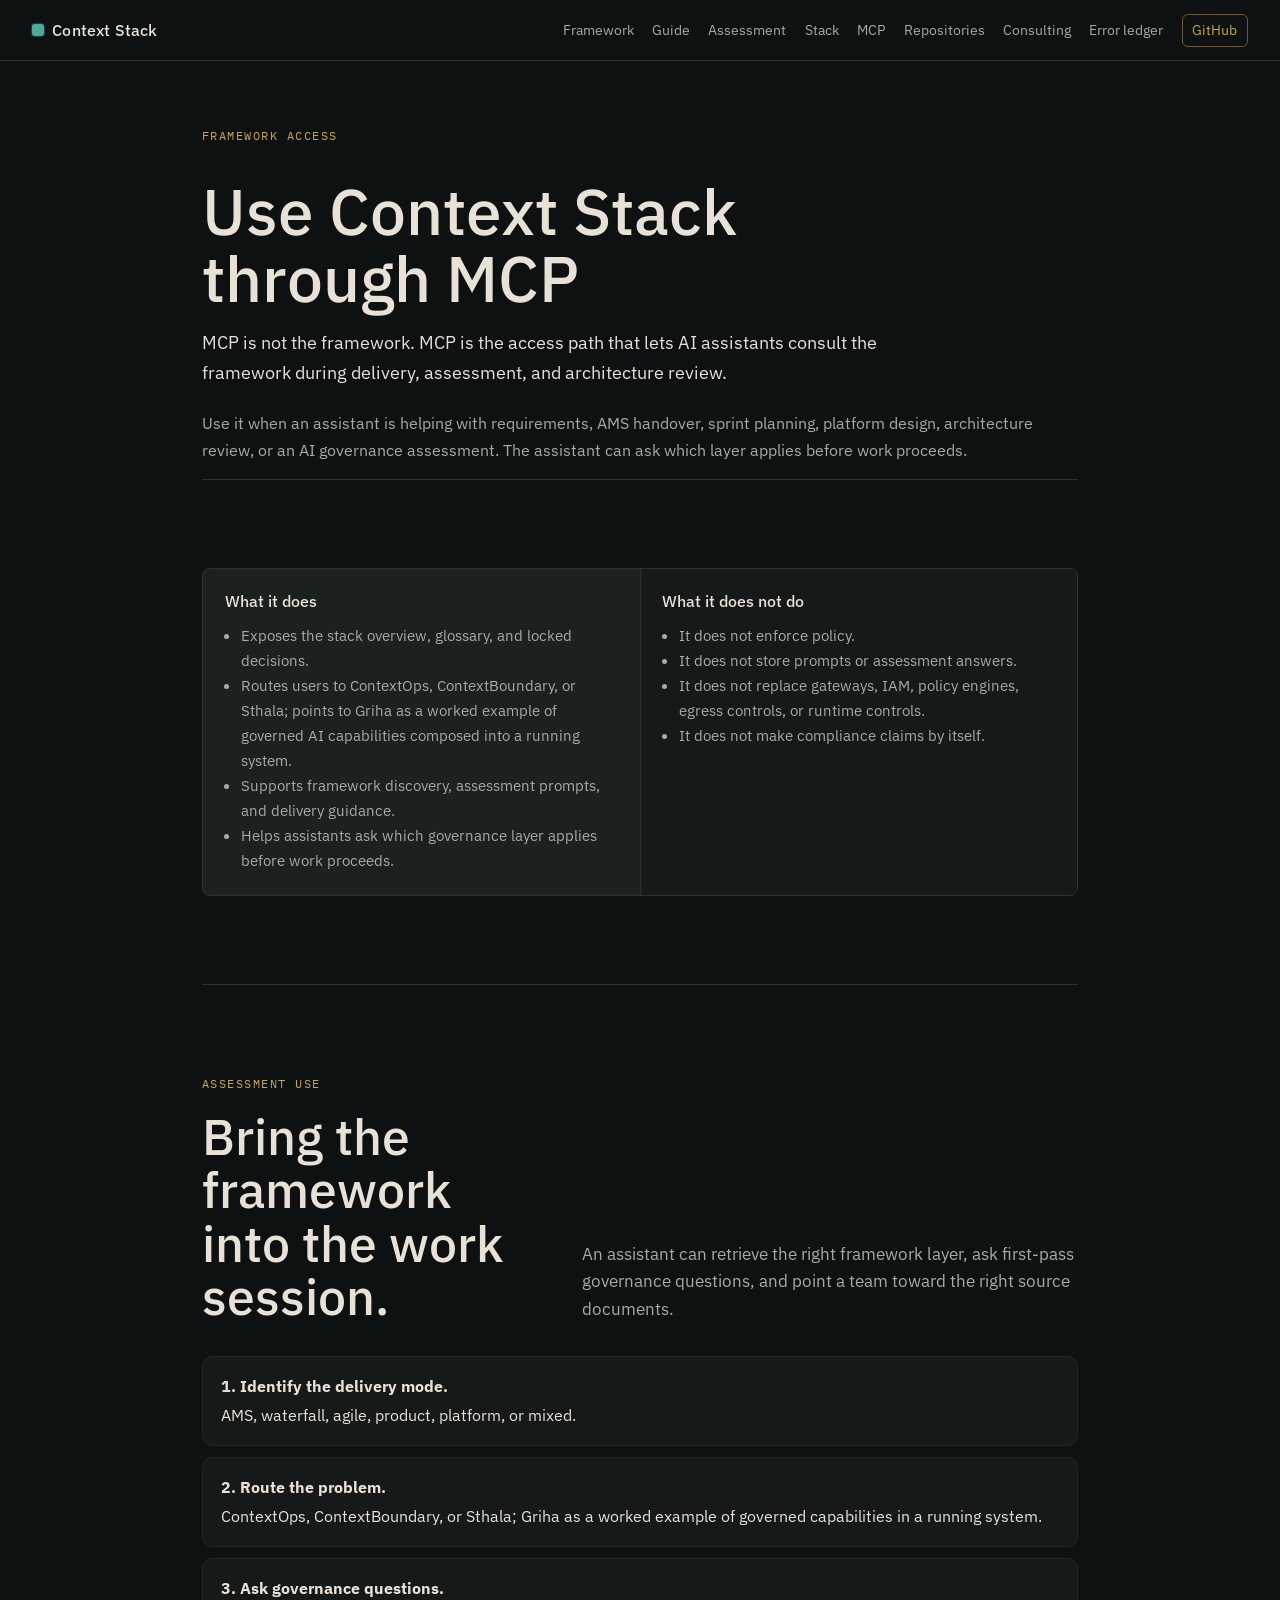
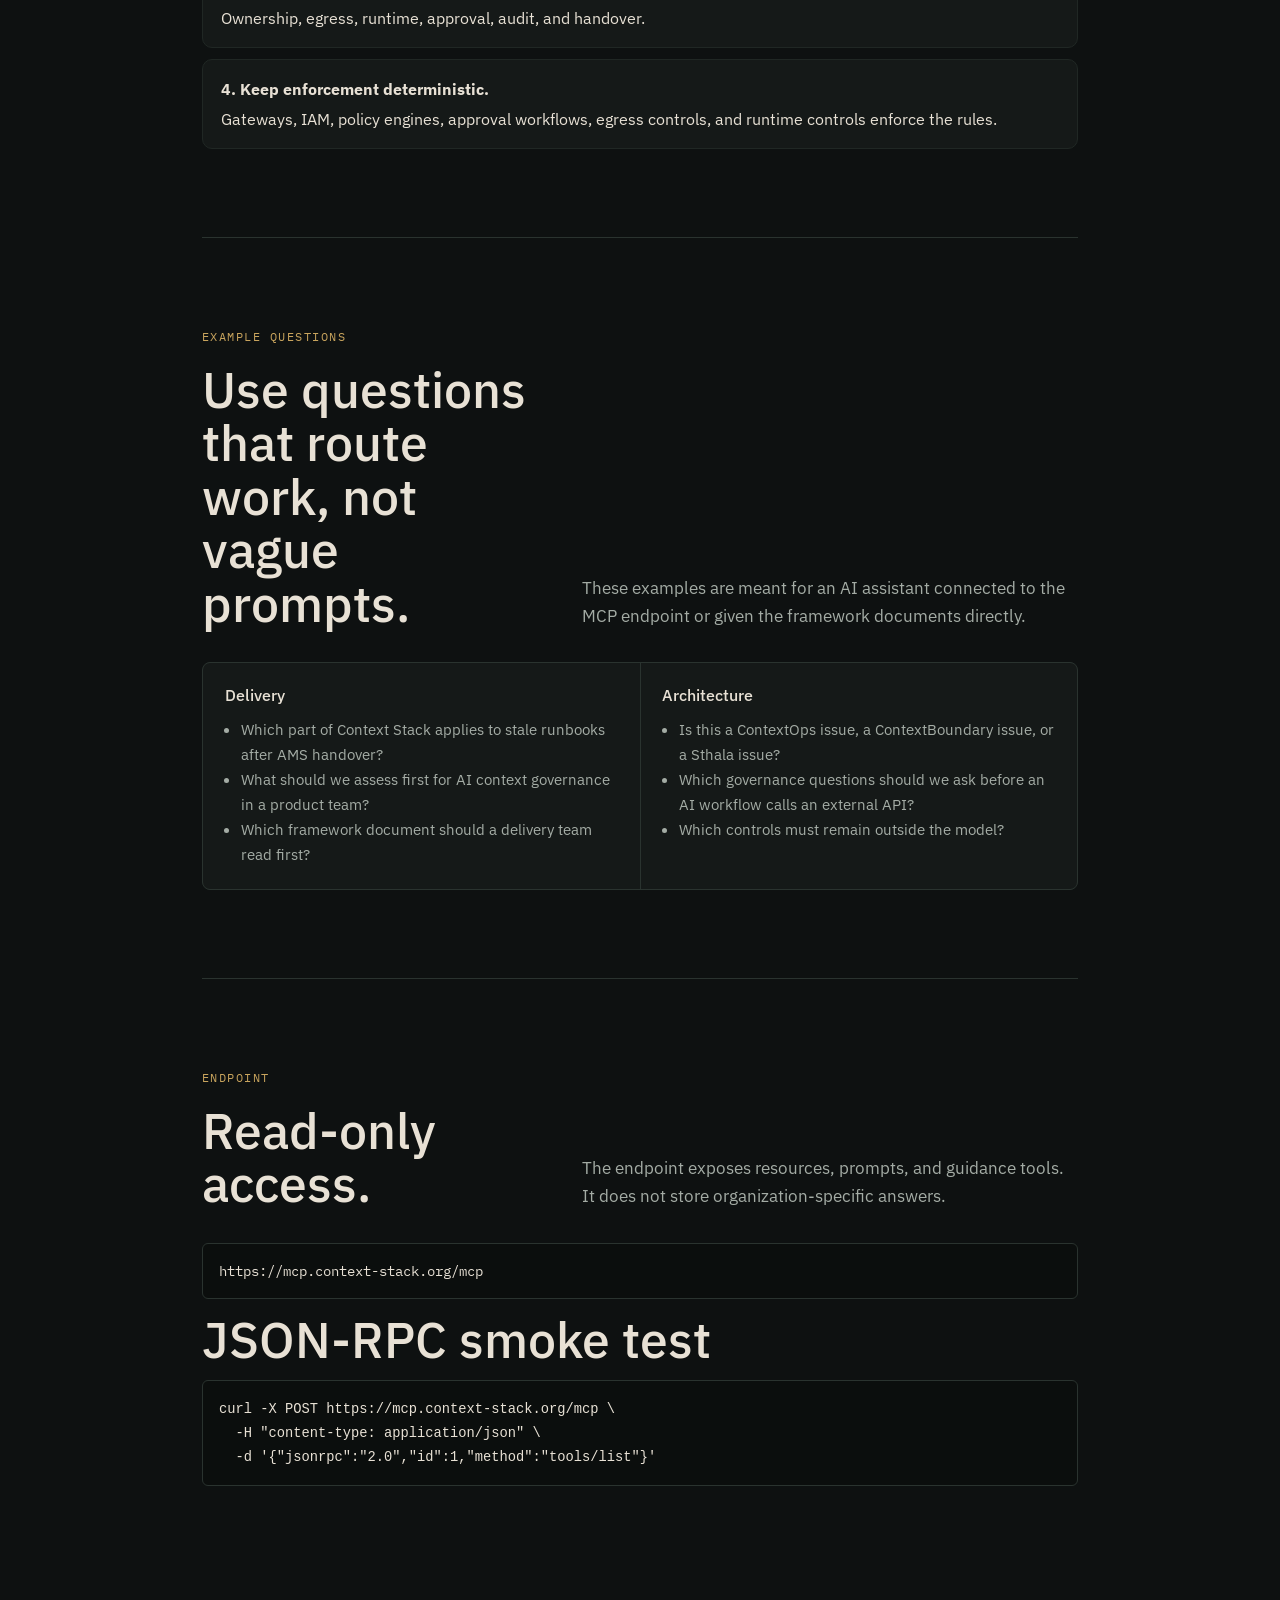
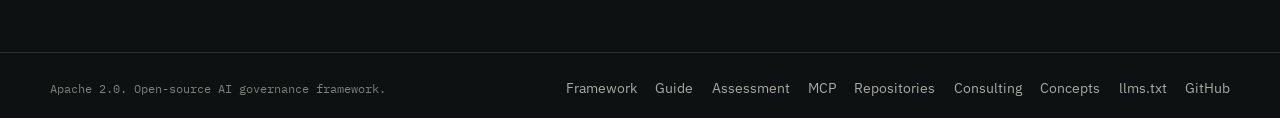
<file: mcp/index.html>
<!DOCTYPE html>
<html lang="en">
<head>
<meta charset="UTF-8">
<meta name="viewport" content="width=device-width, initial-scale=1.0">
<title>MCP Access | Context Stack</title>
<meta name="description" content="Use the Context Stack AI governance framework through a read-only MCP endpoint for discovery, assessment, and delivery guidance.">
<meta name="robots" content="index,follow,max-snippet:-1">
<meta name="author" content="Context Stack Project">
<link rel="canonical" href="https://context-stack.org/mcp/">
<link rel="icon" href="/favicon.svg" type="image/svg+xml">
<link rel="alternate" type="text/plain" title="LLM discovery" href="/llms.txt">
<meta property="og:title" content="MCP Access | Context Stack">
<meta property="og:description" content="Use the Context Stack AI governance framework through a read-only MCP endpoint for discovery, assessment, and delivery guidance.">
<meta property="og:image" content="https://context-stack.org/hero.png">
<meta property="og:url" content="https://context-stack.org/mcp/">
<meta property="og:type" content="website">
<meta name="twitter:card" content="summary_large_image">
<link rel="preconnect" href="https://fonts.googleapis.com">
<link rel="preconnect" href="https://fonts.gstatic.com" crossorigin>
<link href="https://fonts.googleapis.com/css2?family=IBM+Plex+Mono:wght@400;500&family=IBM+Plex+Sans:wght@300;400;500&display=swap" rel="stylesheet">
<link rel="stylesheet" href="/assets/site.css">
</head>
<body>
<header class="site-header">
  <a class="brand" href="/" aria-label="Context Stack home"><span class="brand-mark"></span>Context Stack</a>
  <nav class="site-nav" aria-label="Primary">
    <a href="/#framework">Framework</a>
    <a href="/ai-governance-framework.html">Guide</a>
    <a href="/#assessment">Assessment</a>
    <a href="/#stack">Stack</a>
    <a href="/mcp/">MCP</a>
    <a href="/repositories.html">Repositories</a>
    <a href="/consulting.html">Consulting</a>
    <a href="/error-ledger.html">Error ledger</a>
    <a class="nav-emphasis" href="https://github.com/kannanokannan/context-stack" target="_blank" rel="noopener">GitHub</a>
  </nav>
</header>

<main class="page-narrow">
  <p class="eyebrow">Framework access</p>
  <h1 class="page-title">Use Context Stack through MCP</h1>
  <p class="lead">MCP is not the framework. MCP is the access path that lets AI assistants consult the framework during delivery, assessment, and architecture review.</p>
  <p class="text-muted">Use it when an assistant is helping with requirements, AMS handover, sprint planning, platform design, architecture review, or an AI governance assessment. The assistant can ask which layer applies before work proceeds.</p>

  <section class="section">
    <div class="grid-2">
      <div class="panel panel-strong">
        <h2>What it does</h2>
        <ul>
          <li>Exposes the stack overview, glossary, and locked decisions.</li>
          <li>Routes users to ContextOps, ContextBoundary, or Sthala; points to Griha as a worked example of governed AI capabilities composed into a running system.</li>
          <li>Supports framework discovery, assessment prompts, and delivery guidance.</li>
          <li>Helps assistants ask which governance layer applies before work proceeds.</li>
        </ul>
      </div>
      <div class="panel">
        <h2>What it does not do</h2>
        <ul>
          <li>It does not enforce policy.</li>
          <li>It does not store prompts or assessment answers.</li>
          <li>It does not replace gateways, IAM, policy engines, egress controls, or runtime controls.</li>
          <li>It does not make compliance claims by itself.</li>
        </ul>
      </div>
    </div>
  </section>

  <section class="section">
    <div class="section-head">
      <div>
        <p class="eyebrow">Assessment use</p>
        <h2>Bring the framework into the work session.</h2>
      </div>
      <p class="section-lede">An assistant can retrieve the right framework layer, ask first-pass governance questions, and point a team toward the right source documents.</p>
    </div>
    <div class="flow">
      <div class="flow-step"><strong>1. Identify the delivery mode.</strong> AMS, waterfall, agile, product, platform, or mixed.</div>
      <div class="flow-step"><strong>2. Route the problem.</strong> ContextOps, ContextBoundary, or Sthala; Griha as a worked example of governed capabilities in a running system.</div>
      <div class="flow-step"><strong>3. Ask governance questions.</strong> Ownership, egress, runtime, approval, audit, and handover.</div>
      <div class="flow-step"><strong>4. Keep enforcement deterministic.</strong> Gateways, IAM, policy engines, approval workflows, egress controls, and runtime controls enforce the rules.</div>
    </div>
  </section>

  <section class="section">
    <div class="section-head">
      <div>
        <p class="eyebrow">Example questions</p>
        <h2>Use questions that route work, not vague prompts.</h2>
      </div>
      <p class="section-lede">These examples are meant for an AI assistant connected to the MCP endpoint or given the framework documents directly.</p>
    </div>
    <div class="grid-2">
      <div class="panel">
        <h3>Delivery</h3>
        <ul>
          <li>Which part of Context Stack applies to stale runbooks after AMS handover?</li>
          <li>What should we assess first for AI context governance in a product team?</li>
          <li>Which framework document should a delivery team read first?</li>
        </ul>
      </div>
      <div class="panel">
        <h3>Architecture</h3>
        <ul>
          <li>Is this a ContextOps issue, a ContextBoundary issue, or a Sthala issue?</li>
          <li>Which governance questions should we ask before an AI workflow calls an external API?</li>
          <li>Which controls must remain outside the model?</li>
        </ul>
      </div>
    </div>
  </section>

  <section class="section">
    <div class="section-head">
      <div>
        <p class="eyebrow">Endpoint</p>
        <h2>Read-only access.</h2>
      </div>
      <p class="section-lede">The endpoint exposes resources, prompts, and guidance tools. It does not store organization-specific answers.</p>
    </div>
    <p class="code-block">https://mcp.context-stack.org/mcp</p>
    <h2>JSON-RPC smoke test</h2>
    <pre><code>curl -X POST https://mcp.context-stack.org/mcp \
  -H "content-type: application/json" \
  -d '{"jsonrpc":"2.0","id":1,"method":"tools/list"}'</code></pre>
  </section>
</main>

<footer class="site-footer">
  <div class="footer-inner">
    <p class="footer-note">Apache 2.0. Open-source AI governance framework.</p>
    <nav class="footer-links" aria-label="Footer">
      <a href="/#framework">Framework</a>
      <a href="/ai-governance-framework.html">Guide</a>
      <a href="/#assessment">Assessment</a>
      <a href="/mcp/">MCP</a>
      <a href="/repositories.html">Repositories</a>
      <a href="/consulting.html">Consulting</a>
      <a href="/ai-governance.html">Concepts</a>
      <a href="/llms.txt">llms.txt</a>
      <a href="https://github.com/kannanokannan/context-stack" target="_blank" rel="noopener">GitHub</a>
    </nav>
  </div>
</footer>
</body>
</html>
</file>
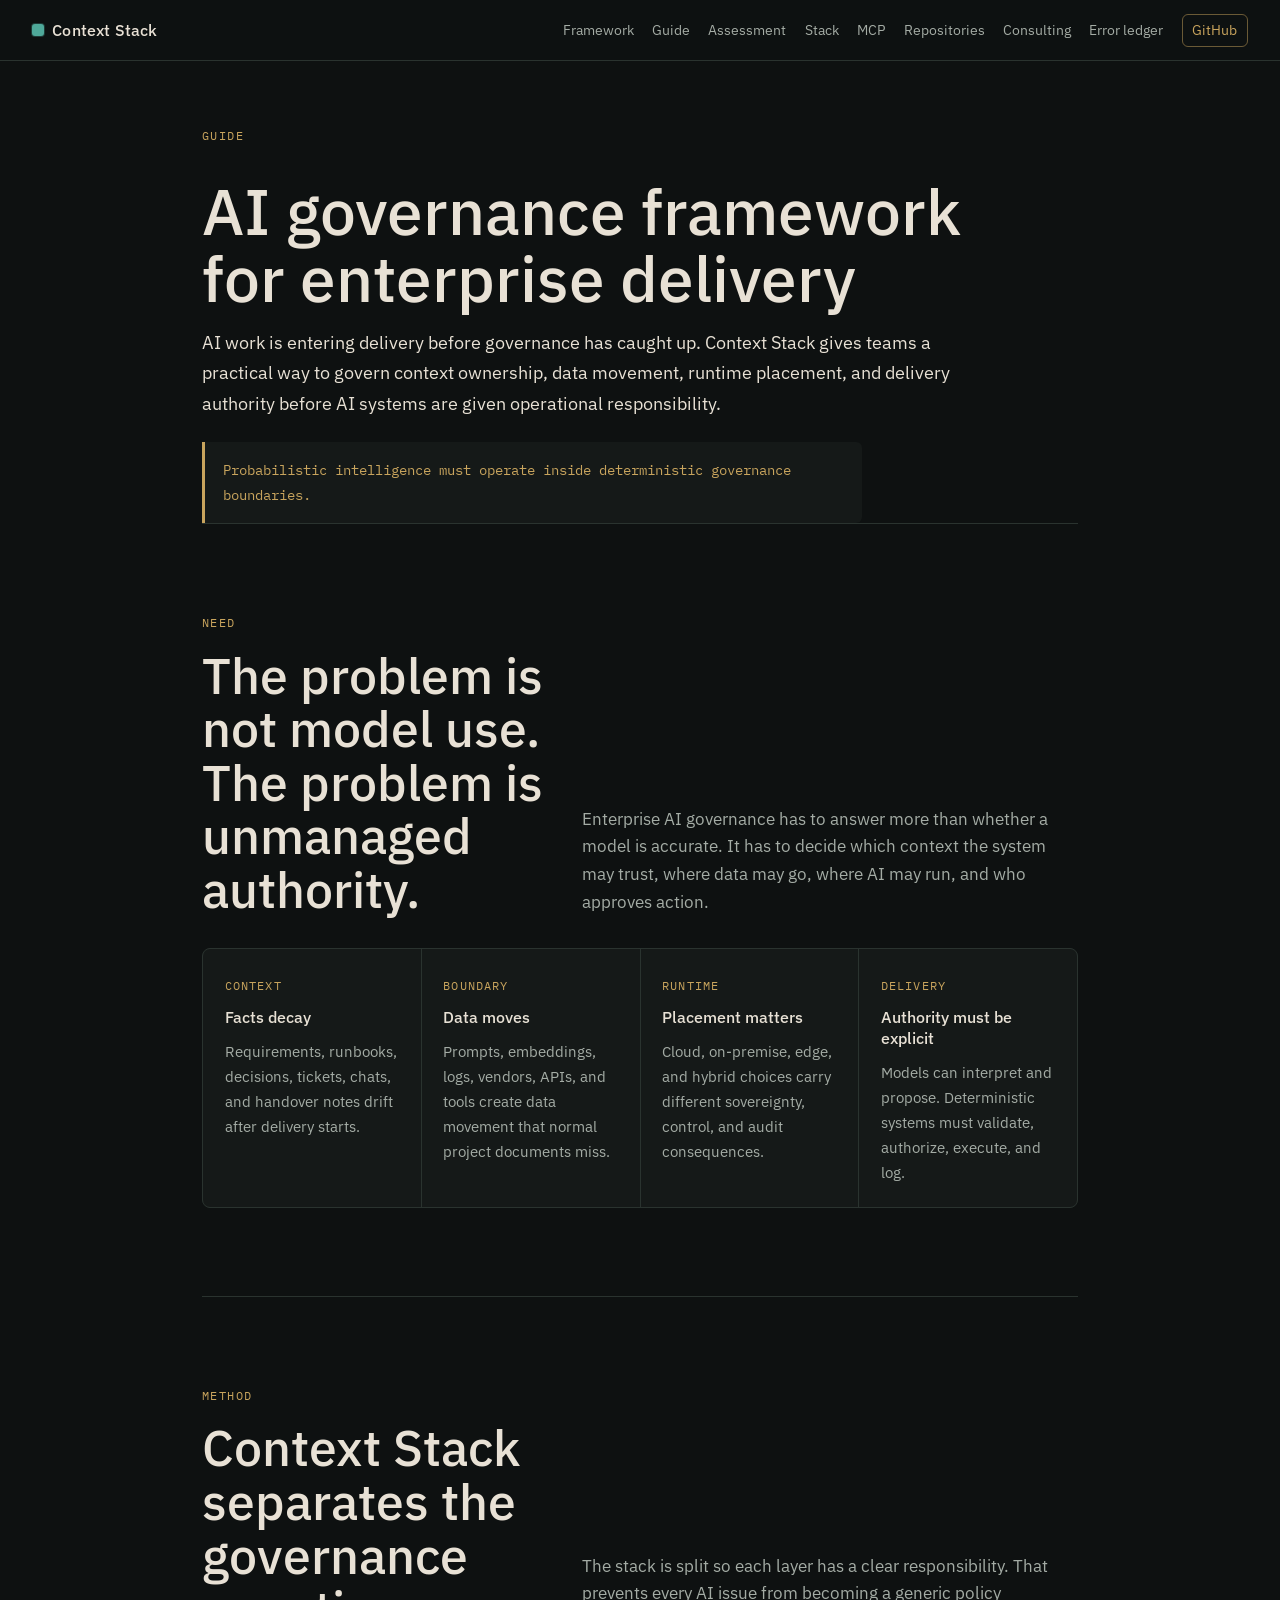
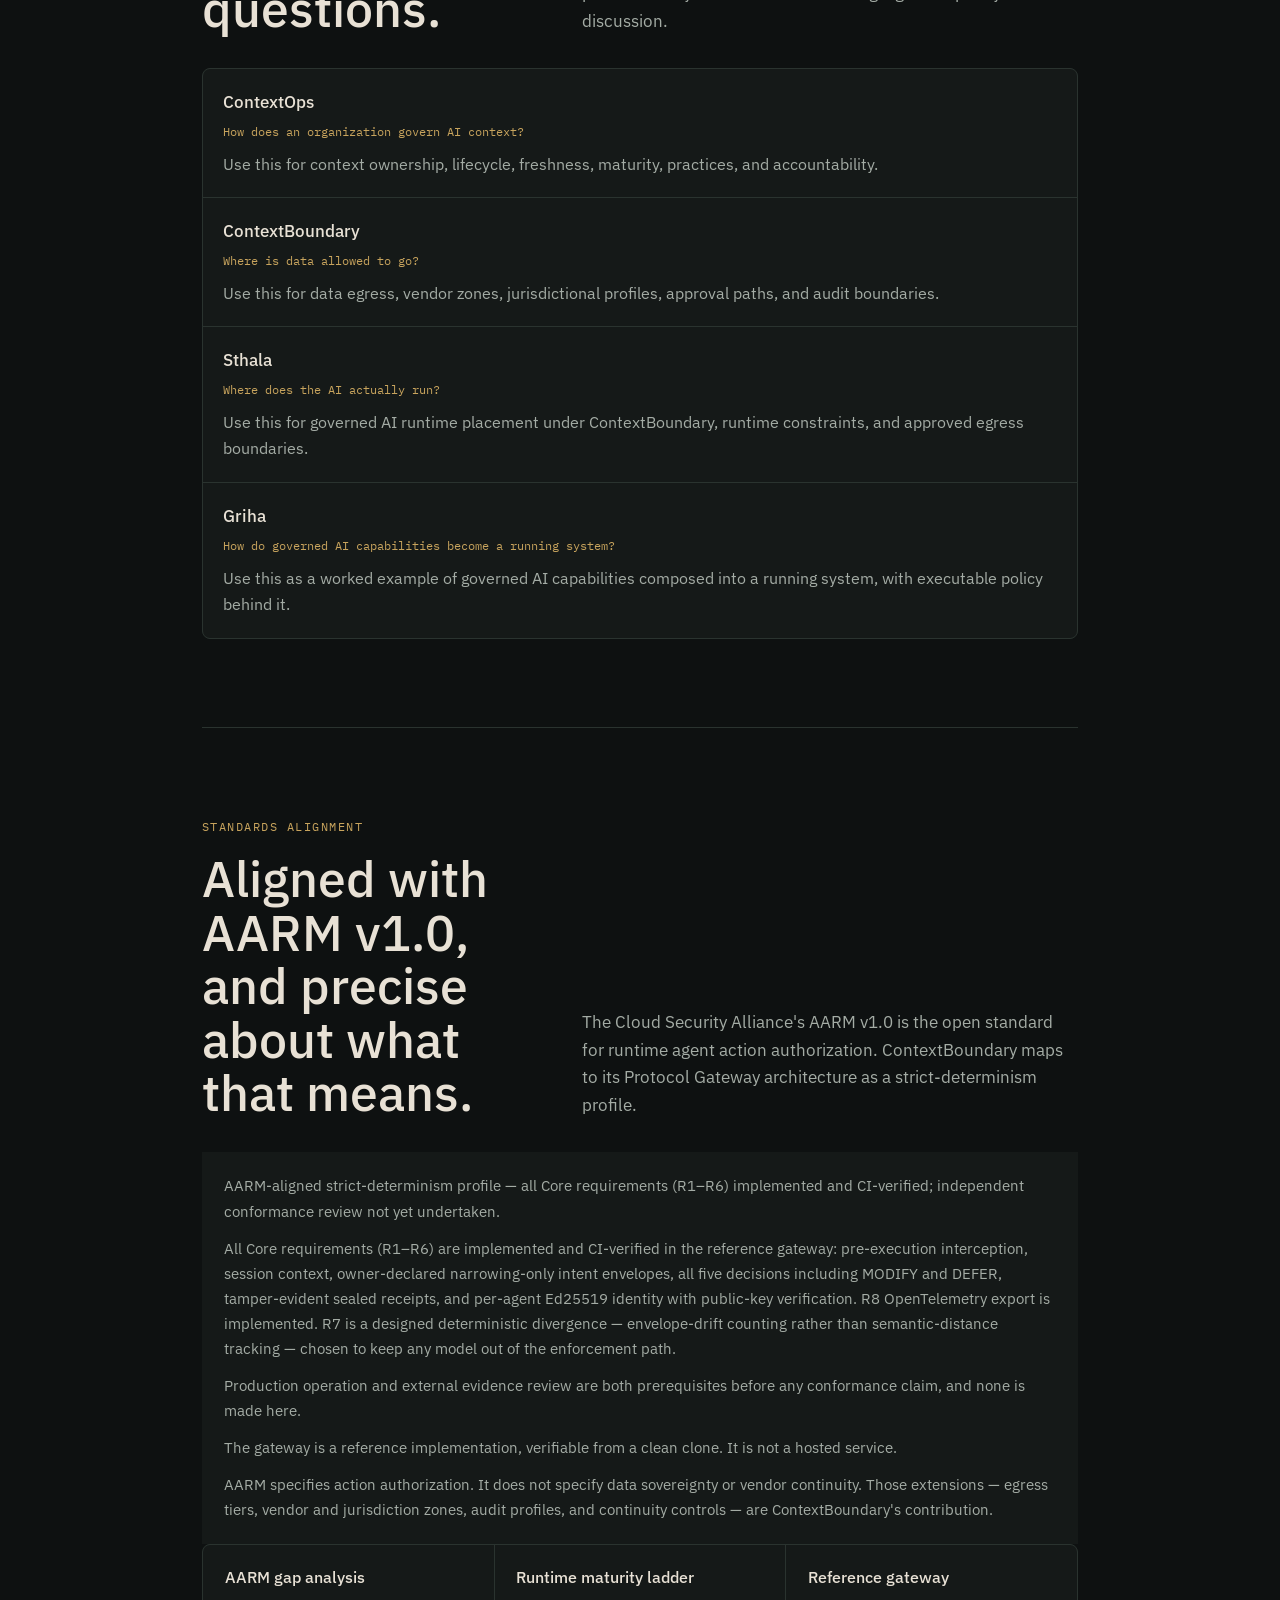
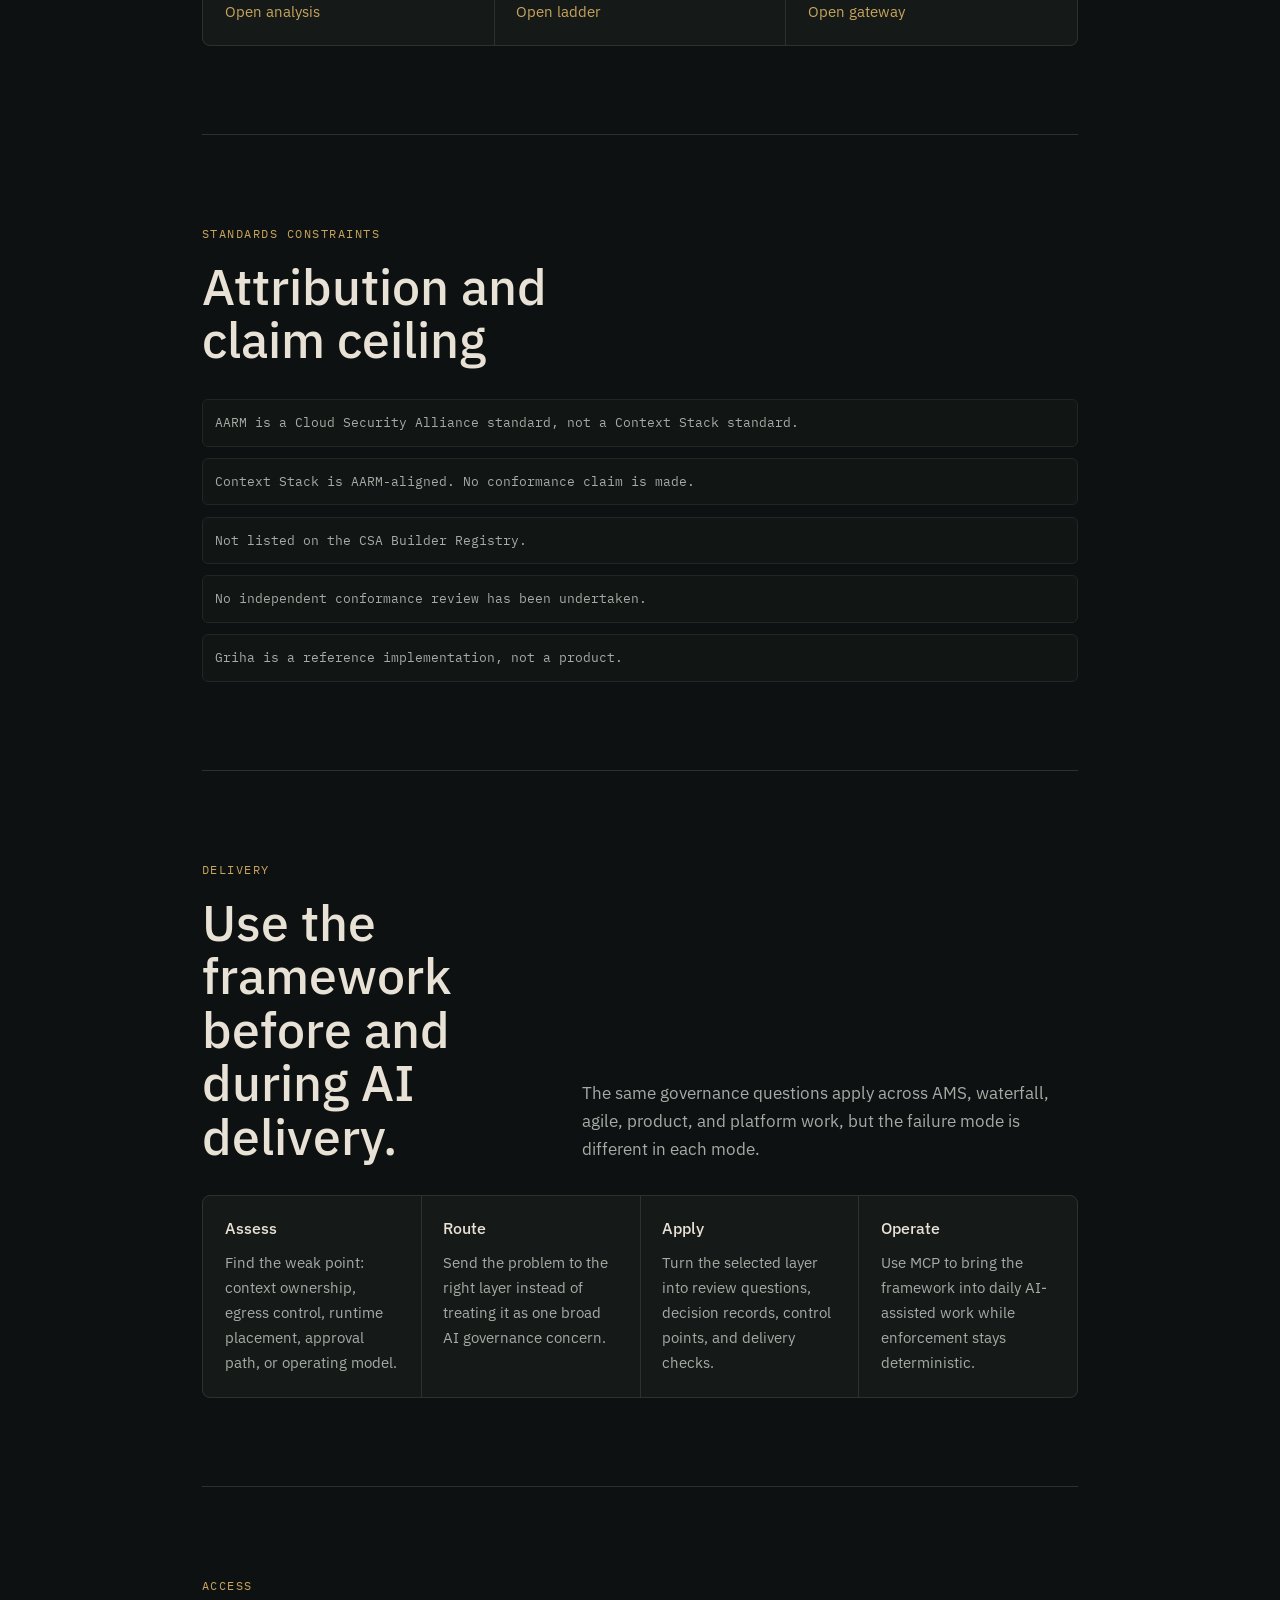
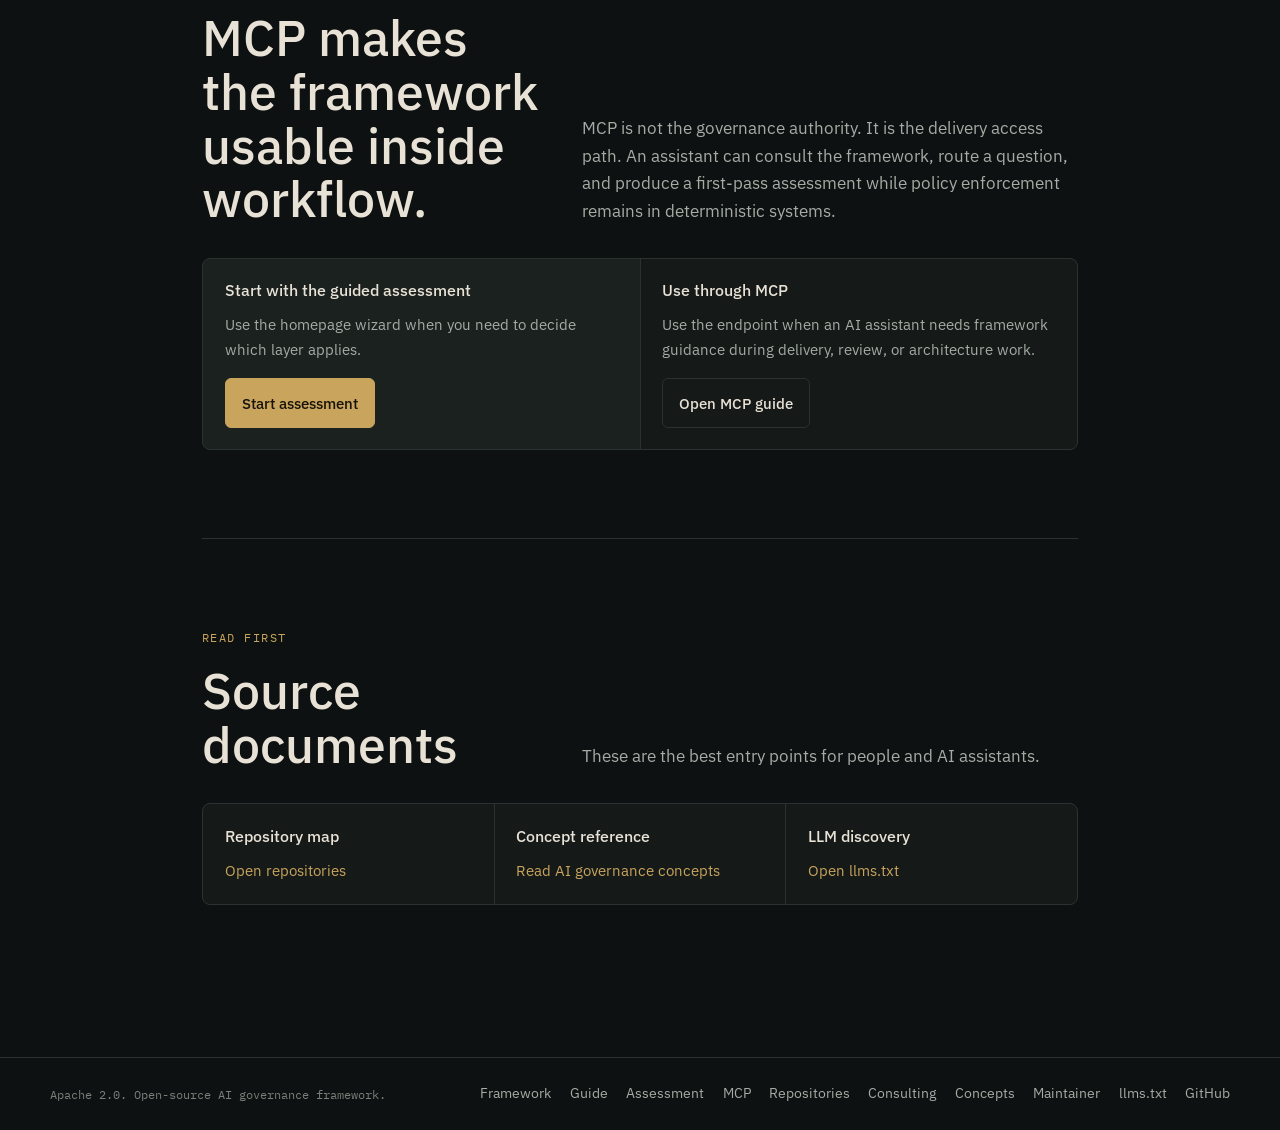
<file: ai-governance-framework.html>
<!DOCTYPE html>
<html lang="en">
<head>
<meta charset="UTF-8">
<meta name="viewport" content="width=device-width, initial-scale=1.0">
<title>AI Governance Framework | Context Stack</title>
<meta name="description" content="Context Stack is an open-source AI governance framework for enterprise AI context, data egress, runtime placement, and governed delivery.">
<meta name="robots" content="index,follow,max-snippet:-1,max-image-preview:large">
<meta name="author" content="Context Stack Project">
<meta name="keywords" content="AI governance framework, enterprise AI governance, context engineering, MCP access, AI operating model, context governance, AI egress governance">
<link rel="canonical" href="https://context-stack.org/ai-governance-framework.html">
<link rel="icon" href="/favicon.svg" type="image/svg+xml">
<link rel="sitemap" type="application/xml" href="/sitemap.xml">
<link rel="alternate" type="text/plain" title="LLM discovery" href="/llms.txt">
<meta property="og:title" content="AI Governance Framework | Context Stack">
<meta property="og:description" content="Open-source framework for governing AI context ownership, data egress, runtime placement, and delivery decisions.">
<meta property="og:image" content="https://context-stack.org/hero.png">
<meta property="og:url" content="https://context-stack.org/ai-governance-framework.html">
<meta property="og:type" content="article">
<meta name="twitter:card" content="summary_large_image">
<script type="application/ld+json">
{
  "@context": "https://schema.org",
  "@type": "TechArticle",
  "headline": "AI Governance Framework",
  "description": "Context Stack is an open-source AI governance framework for enterprise AI context, data egress, runtime placement, and governed delivery.",
  "url": "https://context-stack.org/ai-governance-framework.html",
  "inLanguage": "en",
  "author": {
    "@type": "Organization",
    "name": "Context Stack Project",
    "url": "https://context-stack.org/"
  },
  "publisher": {
    "@type": "Organization",
    "name": "Context Stack Project",
    "url": "https://context-stack.org/"
  },
  "license": "https://www.apache.org/licenses/LICENSE-2.0",
  "keywords": [
    "AI governance framework",
    "enterprise AI governance",
    "context engineering",
    "MCP access",
    "AI operating model"
  ]
}
</script>
<link rel="preconnect" href="https://fonts.googleapis.com">
<link rel="preconnect" href="https://fonts.gstatic.com" crossorigin>
<link href="https://fonts.googleapis.com/css2?family=IBM+Plex+Mono:wght@400;500&family=IBM+Plex+Sans:wght@300;400;500&display=swap" rel="stylesheet">
<link rel="stylesheet" href="/assets/site.css">
</head>
<body>
<header class="site-header">
  <a class="brand" href="/" aria-label="Context Stack home"><span class="brand-mark"></span>Context Stack</a>
  <nav class="site-nav" aria-label="Primary">
    <a href="/#framework">Framework</a>
    <a href="/ai-governance-framework.html">Guide</a>
    <a href="/#assessment">Assessment</a>
    <a href="/#stack">Stack</a>
    <a href="/mcp/">MCP</a>
    <a href="/repositories.html">Repositories</a>
    <a href="/consulting.html">Consulting</a>
    <a href="/error-ledger.html">Error ledger</a>
    <a class="nav-emphasis" href="https://github.com/kannanokannan/context-stack" target="_blank" rel="noopener">GitHub</a>
  </nav>
</header>

<main class="page-narrow">
  <p class="eyebrow">Guide</p>
  <h1 class="page-title">AI governance framework for enterprise delivery</h1>
  <p class="lead">AI work is entering delivery before governance has caught up. Context Stack gives teams a practical way to govern context ownership, data movement, runtime placement, and delivery authority before AI systems are given operational responsibility.</p>
  <div class="doctrine">Probabilistic intelligence must operate inside deterministic governance boundaries.</div>

  <section class="section">
    <div class="section-head">
      <div>
        <p class="eyebrow">Need</p>
        <h2>The problem is not model use. The problem is unmanaged authority.</h2>
      </div>
      <p class="section-lede">Enterprise AI governance has to answer more than whether a model is accurate. It has to decide which context the system may trust, where data may go, where AI may run, and who approves action.</p>
    </div>
    <div class="grid-4">
      <div class="panel">
        <span class="tag">Context</span>
        <h3>Facts decay</h3>
        <p>Requirements, runbooks, decisions, tickets, chats, and handover notes drift after delivery starts.</p>
      </div>
      <div class="panel">
        <span class="tag">Boundary</span>
        <h3>Data moves</h3>
        <p>Prompts, embeddings, logs, vendors, APIs, and tools create data movement that normal project documents miss.</p>
      </div>
      <div class="panel">
        <span class="tag">Runtime</span>
        <h3>Placement matters</h3>
        <p>Cloud, on-premise, edge, and hybrid choices carry different sovereignty, control, and audit consequences.</p>
      </div>
      <div class="panel">
        <span class="tag">Delivery</span>
        <h3>Authority must be explicit</h3>
        <p>Models can interpret and propose. Deterministic systems must validate, authorize, execute, and log.</p>
      </div>
    </div>
  </section>

  <section class="section">
    <div class="section-head">
      <div>
        <p class="eyebrow">Method</p>
        <h2>Context Stack separates the governance questions.</h2>
      </div>
      <p class="section-lede">The stack is split so each layer has a clear responsibility. That prevents every AI issue from becoming a generic policy discussion.</p>
    </div>
    <ul class="stack-list">
      <li>
        <a href="https://github.com/kannanokannan/ContextOps" target="_blank" rel="noopener">ContextOps</a>
        <span class="summary">How does an organization govern AI context?</span>
        <p class="details">Use this for context ownership, lifecycle, freshness, maturity, practices, and accountability.</p>
      </li>
      <li>
        <a href="https://github.com/kannanokannan/ContextBoundary" target="_blank" rel="noopener">ContextBoundary</a>
        <span class="summary">Where is data allowed to go?</span>
        <p class="details">Use this for data egress, vendor zones, jurisdictional profiles, approval paths, and audit boundaries.</p>
      </li>
      <li>
        <a href="https://github.com/kannanokannan/Sthala" target="_blank" rel="noopener">Sthala</a>
        <span class="summary">Where does the AI actually run?</span>
        <p class="details">Use this for governed AI runtime placement under ContextBoundary, runtime constraints, and approved egress boundaries.</p>
      </li>
      <li>
        <a href="https://github.com/kannanokannan/Griha" target="_blank" rel="noopener">Griha</a>
        <span class="summary">How do governed AI capabilities become a running system?</span>
        <p class="details">Use this as a worked example of governed AI capabilities composed into a running system, with executable policy behind it.</p>
      </li>
    </ul>
  </section>

  <section class="section" id="standards-alignment">
    <div class="section-head">
      <div>
        <p class="eyebrow">Standards alignment</p>
        <h2>Aligned with AARM v1.0, and precise about what that means.</h2>
      </div>
      <p class="section-lede">The Cloud Security Alliance's AARM v1.0 is the open standard for runtime agent action authorization. ContextBoundary maps to its Protocol Gateway architecture as a strict-determinism profile.</p>
    </div>
    <div class="panel">
      <p>AARM-aligned strict-determinism profile — all Core requirements (R1–R6) implemented and CI-verified; independent conformance review not yet undertaken.</p>
      <p>All Core requirements (R1–R6) are implemented and CI-verified in the reference gateway: pre-execution interception, session context, owner-declared narrowing-only intent envelopes, all five decisions including MODIFY and DEFER, tamper-evident sealed receipts, and per-agent Ed25519 identity with public-key verification. R8 OpenTelemetry export is implemented. R7 is a designed deterministic divergence — envelope-drift counting rather than semantic-distance tracking — chosen to keep any model out of the enforcement path.</p>
      <p>Production operation and external evidence review are both prerequisites before any conformance claim, and none is made here.</p>
      <p>The gateway is a reference implementation, verifiable from a clean clone. It is not a hosted service.</p>
      <p>AARM specifies action authorization. It does not specify data sovereignty or vendor continuity. Those extensions — egress tiers, vendor and jurisdiction zones, audit profiles, and continuity controls — are ContextBoundary's contribution.</p>
    </div>
    <div class="grid-3">
      <div class="panel">
        <h3>AARM gap analysis</h3>
        <p><a href="https://github.com/kannanokannan/ContextBoundary/blob/main/aarm-conformance-gap-analysis_v1.0.md" target="_blank" rel="noopener">Open analysis</a></p>
      </div>
      <div class="panel">
        <h3>Runtime maturity ladder</h3>
        <p><a href="https://github.com/kannanokannan/ContextBoundary/blob/main/maturity-ladder.md" target="_blank" rel="noopener">Open ladder</a></p>
      </div>
      <div class="panel">
        <h3>Reference gateway</h3>
        <p><a href="https://github.com/kannanokannan/contextboundary-gw" target="_blank" rel="noopener">Open gateway</a></p>
      </div>
    </div>
  </section>

  <section class="section" id="standards-constraints">
    <div class="section-head">
      <div>
        <p class="eyebrow">Standards constraints</p>
        <h2>Attribution and claim ceiling</h2>
      </div>
    </div>
    <ul class="boundary-list">
      <li>AARM is a Cloud Security Alliance standard, not a Context Stack standard.</li>
      <li>Context Stack is AARM-aligned. No conformance claim is made.</li>
      <li>Not listed on the CSA Builder Registry.</li>
      <li>No independent conformance review has been undertaken.</li>
      <li>Griha is a reference implementation, not a product.</li>
    </ul>
  </section>

  <section class="section">
    <div class="section-head">
      <div>
        <p class="eyebrow">Delivery</p>
        <h2>Use the framework before and during AI delivery.</h2>
      </div>
      <p class="section-lede">The same governance questions apply across AMS, waterfall, agile, product, and platform work, but the failure mode is different in each mode.</p>
    </div>
    <div class="grid-4">
      <div class="panel">
        <h3>Assess</h3>
        <p>Find the weak point: context ownership, egress control, runtime placement, approval path, or operating model.</p>
      </div>
      <div class="panel">
        <h3>Route</h3>
        <p>Send the problem to the right layer instead of treating it as one broad AI governance concern.</p>
      </div>
      <div class="panel">
        <h3>Apply</h3>
        <p>Turn the selected layer into review questions, decision records, control points, and delivery checks.</p>
      </div>
      <div class="panel">
        <h3>Operate</h3>
        <p>Use MCP to bring the framework into daily AI-assisted work while enforcement stays deterministic.</p>
      </div>
    </div>
  </section>

  <section class="section">
    <div class="section-head">
      <div>
        <p class="eyebrow">Access</p>
        <h2>MCP makes the framework usable inside workflow.</h2>
      </div>
      <p class="section-lede">MCP is not the governance authority. It is the delivery access path. An assistant can consult the framework, route a question, and produce a first-pass assessment while policy enforcement remains in deterministic systems.</p>
    </div>
    <div class="grid-2">
      <div class="panel panel-strong">
        <h3>Start with the guided assessment</h3>
        <p>Use the homepage wizard when you need to decide which layer applies.</p>
        <p style="margin-top:1rem"><a class="button button-primary" href="/#assessment">Start assessment</a></p>
      </div>
      <div class="panel">
        <h3>Use through MCP</h3>
        <p>Use the endpoint when an AI assistant needs framework guidance during delivery, review, or architecture work.</p>
        <p style="margin-top:1rem"><a class="button" href="/mcp/">Open MCP guide</a></p>
      </div>
    </div>
  </section>

  <section class="section">
    <div class="section-head">
      <div>
        <p class="eyebrow">Read first</p>
        <h2>Source documents</h2>
      </div>
      <p class="section-lede">These are the best entry points for people and AI assistants.</p>
    </div>
    <div class="grid-3">
      <div class="panel">
        <h3>Repository map</h3>
        <p><a href="/repositories.html">Open repositories</a></p>
      </div>
      <div class="panel">
        <h3>Concept reference</h3>
        <p><a href="/ai-governance.html">Read AI governance concepts</a></p>
      </div>
      <div class="panel">
        <h3>LLM discovery</h3>
        <p><a href="/llms.txt">Open llms.txt</a></p>
      </div>
    </div>
  </section>
</main>

<footer class="site-footer">
  <div class="footer-inner">
    <p class="footer-note">Apache 2.0. Open-source AI governance framework.</p>
    <nav class="footer-links" aria-label="Footer">
      <a href="/#framework">Framework</a>
      <a href="/ai-governance-framework.html">Guide</a>
      <a href="/#assessment">Assessment</a>
      <a href="/mcp/">MCP</a>
      <a href="/repositories.html">Repositories</a>
      <a href="/consulting.html">Consulting</a>
      <a href="/ai-governance.html">Concepts</a>
      <a href="/maintainer.html">Maintainer</a>
      <a href="/llms.txt">llms.txt</a>
      <a href="https://github.com/kannanokannan/context-stack" target="_blank" rel="noopener">GitHub</a>
    </nav>
  </div>
</footer>
</body>
</html>
</file>
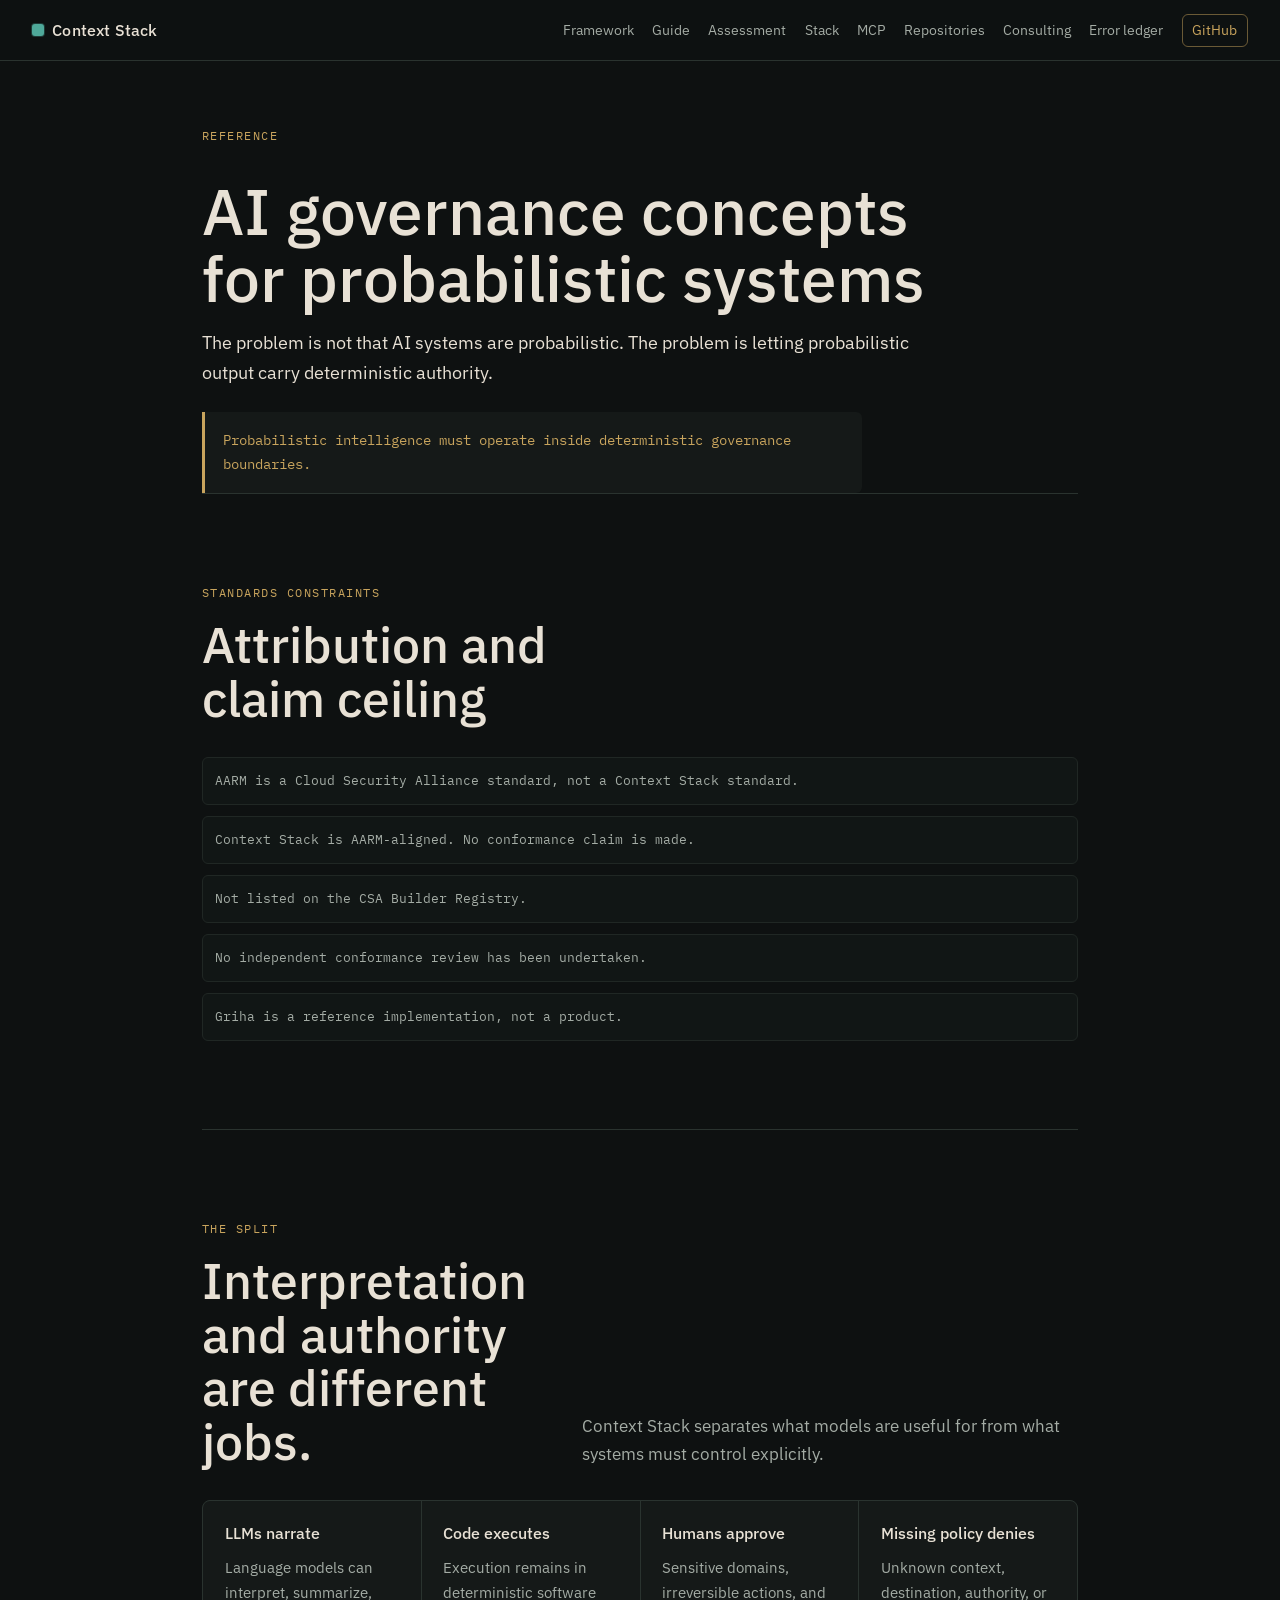
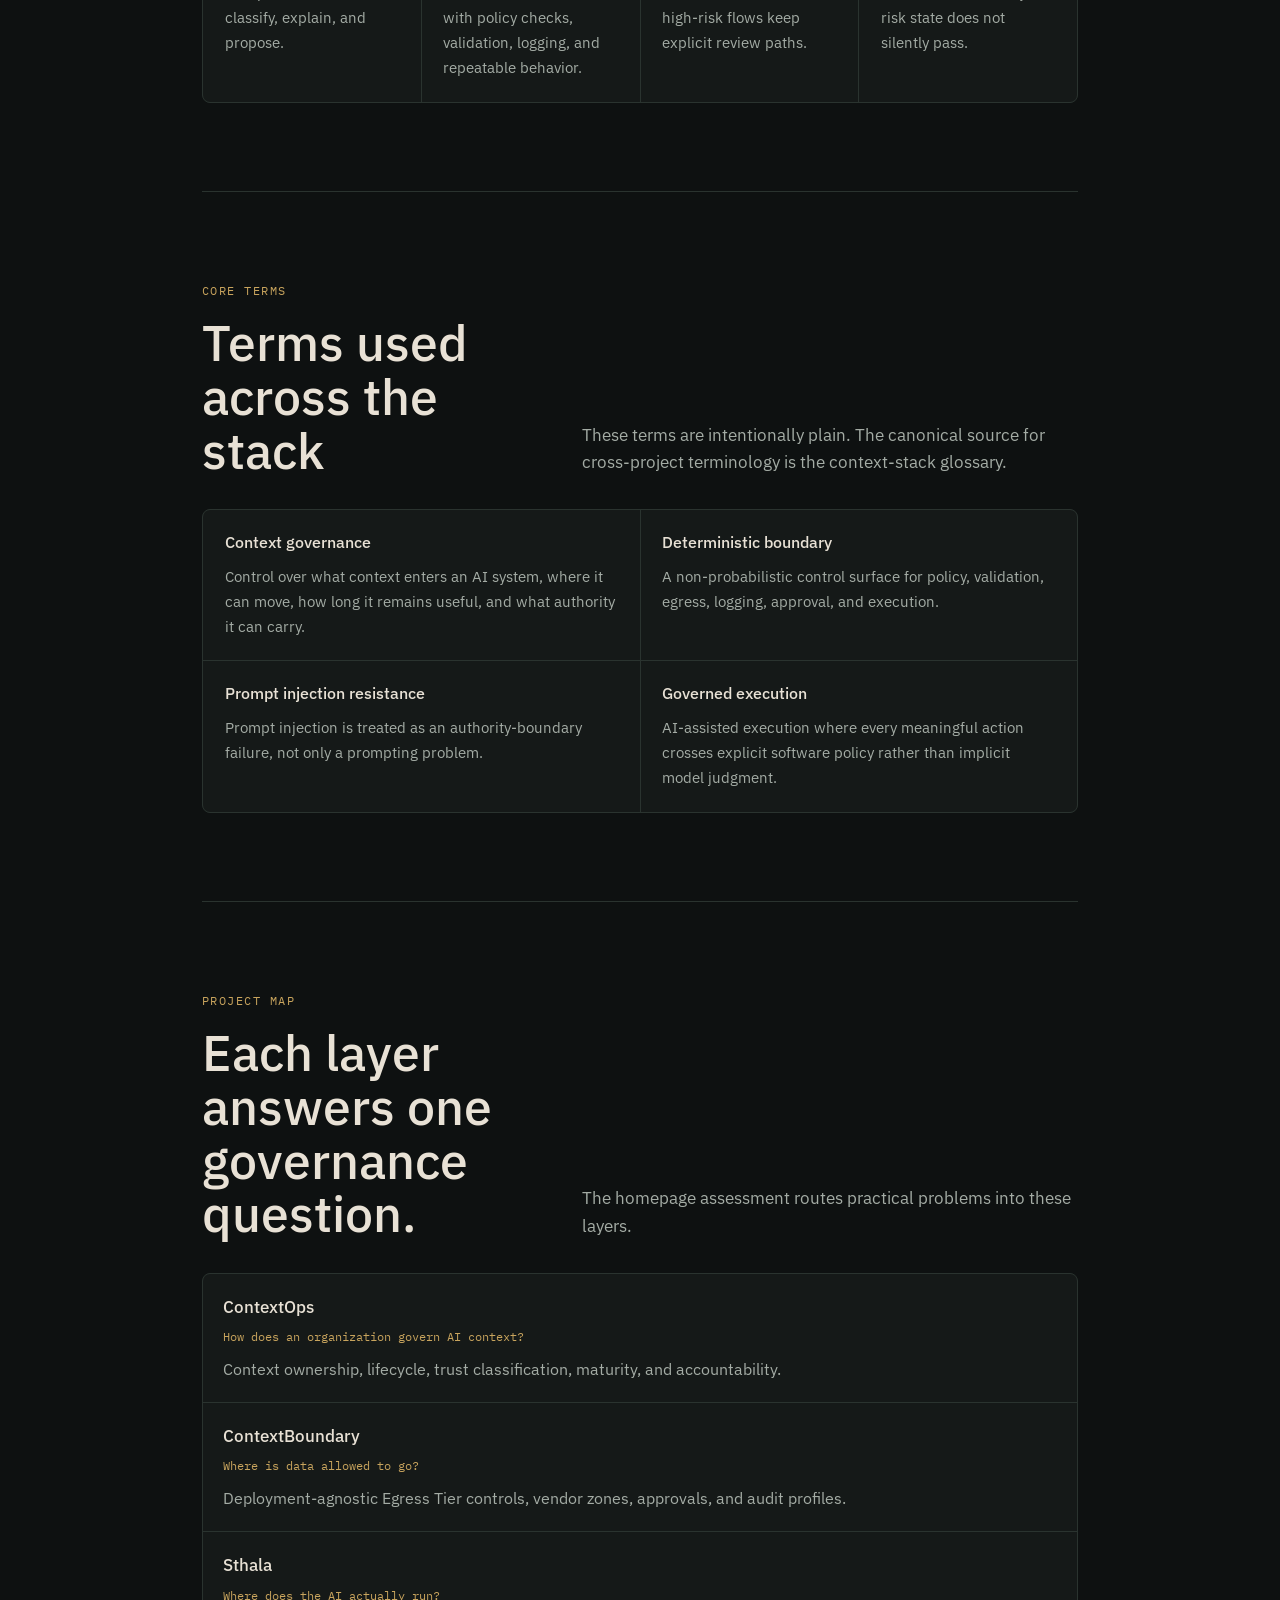
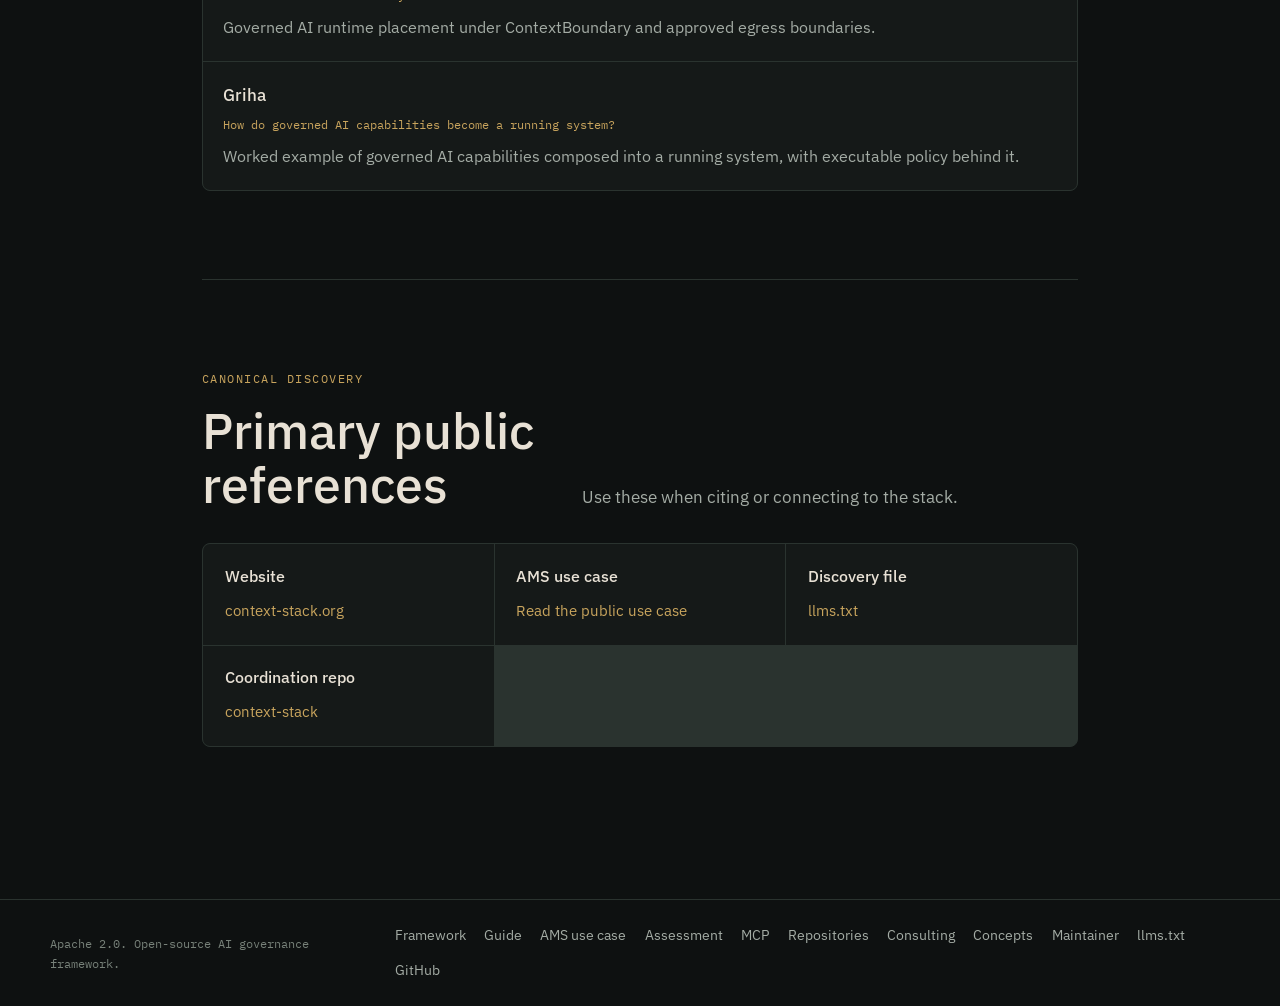
<file: ai-governance.html>
<!DOCTYPE html>
<html lang="en">
<head>
<meta charset="UTF-8">
<meta name="viewport" content="width=device-width, initial-scale=1.0">
<title>AI Governance Concepts | Context Stack</title>
<meta name="description" content="Plain-language Context Stack reference for AI governance, deterministic boundaries, context governance, egress controls, and governed execution.">
<meta name="robots" content="index,follow,max-snippet:-1,max-image-preview:large">
<meta name="author" content="Context Stack Project">
<meta name="keywords" content="AI governance, deterministic governance boundaries, Egress Tier, MCP access, probabilistic AI systems, context governance, prompt injection, governed AI systems">
<link rel="canonical" href="https://context-stack.org/ai-governance.html">
<link rel="sitemap" type="application/xml" href="/sitemap.xml">
<link rel="alternate" type="text/plain" title="LLM discovery" href="/llms.txt">
<meta property="og:title" content="AI Governance Concepts | Context Stack">
<meta property="og:description" content="Reference page for context governance, egress boundaries, approval paths, and governed AI execution.">
<meta property="og:image" content="https://context-stack.org/hero.png">
<meta property="og:url" content="https://context-stack.org/ai-governance.html">
<meta property="og:type" content="article">
<meta name="twitter:card" content="summary_large_image">
<link rel="icon" href="/favicon.svg" type="image/svg+xml">
<script type="application/ld+json">
{
  "@context": "https://schema.org",
  "@type": "TechArticle",
  "headline": "AI Governance Concepts",
  "description": "A reference for AI governance architectures that keep probabilistic intelligence inside context governance, egress boundaries, and human approval paths.",
  "url": "https://context-stack.org/ai-governance.html",
  "inLanguage": "en",
  "author": {
    "@type": "Organization",
    "name": "Context Stack Project",
    "url": "https://context-stack.org/"
  },
  "publisher": {
    "@type": "Organization",
    "name": "Context Stack Project",
    "url": "https://context-stack.org/"
  },
  "license": "https://www.apache.org/licenses/LICENSE-2.0",
  "keywords": [
    "AI governance",
    "deterministic boundaries",
    "context governance",
    "prompt injection",
    "governed AI systems"
  ]
}
</script>
<script type="application/ld+json">
{
  "@context": "https://schema.org",
  "@graph": [
    {
      "@id": "https://context-stack.org/#organization",
      "@type": "Organization",
      "name": "Context Stack",
      "url": "https://context-stack.org/",
      "disambiguatingDescription": "Context Stack is AARM-aligned. No conformance claim is made.",
      "additionalProperty": [
        {
          "@type": "PropertyValue",
          "name": "constraint",
          "value": "AARM is a Cloud Security Alliance standard, not a Context Stack standard."
        },
        {
          "@type": "PropertyValue",
          "name": "constraint",
          "value": "Context Stack is AARM-aligned. No conformance claim is made."
        },
        {
          "@type": "PropertyValue",
          "name": "constraint",
          "value": "Not listed on the CSA Builder Registry."
        },
        {
          "@type": "PropertyValue",
          "name": "constraint",
          "value": "No independent conformance review has been undertaken."
        },
        {
          "@type": "PropertyValue",
          "name": "constraint",
          "value": "Griha is a reference implementation, not a product."
        }
      ]
    },
    {
      "@id": "https://aarm.dev/spec#standard",
      "@type": "CreativeWork",
      "name": "Autonomous Action Runtime Management",
      "alternateName": "AARM",
      "url": "https://aarm.dev/spec",
      "publisher": {
        "@type": "Organization",
        "name": "Cloud Security Alliance",
        "url": "https://cloudsecurityalliance.org/"
      },
      "disambiguatingDescription": "AARM is a Cloud Security Alliance standard, not a Context Stack standard."
    },
    {
      "@id": "https://github.com/kannanokannan/contextboundary-gw#software",
      "@type": [
        "SoftwareSourceCode",
        "SoftwareApplication"
      ],
      "name": "contextboundary-gw",
      "url": "https://github.com/kannanokannan/contextboundary-gw",
      "codeRepository": "https://github.com/kannanokannan/contextboundary-gw",
      "applicationCategory": "SecurityApplication",
      "isBasedOn": {
        "@id": "https://aarm.dev/spec#standard"
      },
      "disambiguatingDescription": "Reference gateway implementing an AARM-aligned strict-determinism profile. No conformance claim is made."
    },
    {
      "@id": "https://github.com/kannanokannan/contextboundary-gw#r1-r6-status",
      "@type": "CreativeWork",
      "name": "ContextBoundary gateway R1-R6 implementation status",
      "dateModified": "2026-08-14",
      "about": {
        "@id": "https://github.com/kannanokannan/contextboundary-gw#software"
      },
      "disambiguatingDescription": "R1-R6 implementation status for the reference gateway. Context Stack is AARM-aligned. No conformance claim is made.",
      "creativeWorkStatus": "Implemented and verified in reference-gateway tests; independent conformance review has not been undertaken."
    },
    {
      "@id": "https://github.com/kannanokannan/Griha#software",
      "@type": [
        "SoftwareSourceCode",
        "SoftwareApplication"
      ],
      "name": "Griha",
      "url": "https://github.com/kannanokannan/Griha",
      "codeRepository": "https://github.com/kannanokannan/Griha",
      "creativeWorkStatus": "reference implementation",
      "disambiguatingDescription": "Griha is a reference implementation, not a product."
    }
  ]
}
</script>
<link rel="preconnect" href="https://fonts.googleapis.com">
<link rel="preconnect" href="https://fonts.gstatic.com" crossorigin>
<link href="https://fonts.googleapis.com/css2?family=IBM+Plex+Mono:wght@400;500&family=IBM+Plex+Sans:wght@300;400;500&display=swap" rel="stylesheet">
<link rel="stylesheet" href="/assets/site.css">
</head>
<body>
<header class="site-header">
  <a class="brand" href="/" aria-label="Context Stack home"><span class="brand-mark"></span>Context Stack</a>
  <nav class="site-nav" aria-label="Primary">
    <a href="/#framework">Framework</a>
    <a href="/ai-governance-framework.html">Guide</a>
    <a href="/#assessment">Assessment</a>
    <a href="/#stack">Stack</a>
    <a href="/mcp/">MCP</a>
    <a href="/repositories.html">Repositories</a>
    <a href="/consulting.html">Consulting</a>
    <a href="/error-ledger.html">Error ledger</a>
    <a class="nav-emphasis" href="https://github.com/kannanokannan/context-stack" target="_blank" rel="noopener">GitHub</a>
  </nav>
</header>

<main class="page-narrow">
  <p class="eyebrow">Reference</p>
  <h1 class="page-title">AI governance concepts for probabilistic systems</h1>
  <p class="lead">The problem is not that AI systems are probabilistic. The problem is letting probabilistic output carry deterministic authority.</p>
  <div class="doctrine">Probabilistic intelligence must operate inside deterministic governance boundaries.</div>

  <section class="section" id="standards-constraints">
    <div class="section-head">
      <div>
        <p class="eyebrow">Standards constraints</p>
        <h2>Attribution and claim ceiling</h2>
      </div>
    </div>
    <ul class="boundary-list">
      <li>AARM is a Cloud Security Alliance standard, not a Context Stack standard.</li>
      <li>Context Stack is AARM-aligned. No conformance claim is made.</li>
      <li>Not listed on the CSA Builder Registry.</li>
      <li>No independent conformance review has been undertaken.</li>
      <li>Griha is a reference implementation, not a product.</li>
    </ul>
  </section>

  <section class="section">
    <div class="section-head">
      <div>
        <p class="eyebrow">The split</p>
        <h2>Interpretation and authority are different jobs.</h2>
      </div>
      <p class="section-lede">Context Stack separates what models are useful for from what systems must control explicitly.</p>
    </div>
    <div class="grid-4">
      <div class="panel">
        <h3>LLMs narrate</h3>
        <p>Language models can interpret, summarize, classify, explain, and propose.</p>
      </div>
      <div class="panel">
        <h3>Code executes</h3>
        <p>Execution remains in deterministic software with policy checks, validation, logging, and repeatable behavior.</p>
      </div>
      <div class="panel">
        <h3>Humans approve</h3>
        <p>Sensitive domains, irreversible actions, and high-risk flows keep explicit review paths.</p>
      </div>
      <div class="panel">
        <h3>Missing policy denies</h3>
        <p>Unknown context, destination, authority, or risk state does not silently pass.</p>
      </div>
    </div>
  </section>

  <section class="section">
    <div class="section-head">
      <div>
        <p class="eyebrow">Core terms</p>
        <h2>Terms used across the stack</h2>
      </div>
      <p class="section-lede">These terms are intentionally plain. The canonical source for cross-project terminology is the context-stack glossary.</p>
    </div>
    <div class="grid-2">
      <div class="panel">
        <h3>Context governance</h3>
        <p>Control over what context enters an AI system, where it can move, how long it remains useful, and what authority it can carry.</p>
      </div>
      <div class="panel">
        <h3>Deterministic boundary</h3>
        <p>A non-probabilistic control surface for policy, validation, egress, logging, approval, and execution.</p>
      </div>
      <div class="panel">
        <h3>Prompt injection resistance</h3>
        <p>Prompt injection is treated as an authority-boundary failure, not only a prompting problem.</p>
      </div>
      <div class="panel">
        <h3>Governed execution</h3>
        <p>AI-assisted execution where every meaningful action crosses explicit software policy rather than implicit model judgment.</p>
      </div>
    </div>
  </section>

  <section class="section">
    <div class="section-head">
      <div>
        <p class="eyebrow">Project map</p>
        <h2>Each layer answers one governance question.</h2>
      </div>
      <p class="section-lede">The homepage assessment routes practical problems into these layers.</p>
    </div>
    <ul class="stack-list">
      <li>
        <a href="https://github.com/kannanokannan/ContextOps" target="_blank" rel="noopener">ContextOps</a>
        <span class="summary">How does an organization govern AI context?</span>
        <p class="details">Context ownership, lifecycle, trust classification, maturity, and accountability.</p>
      </li>
      <li>
        <a href="https://github.com/kannanokannan/ContextBoundary" target="_blank" rel="noopener">ContextBoundary</a>
        <span class="summary">Where is data allowed to go?</span>
        <p class="details">Deployment-agnostic Egress Tier controls, vendor zones, approvals, and audit profiles.</p>
      </li>
      <li>
        <a href="https://github.com/kannanokannan/Sthala" target="_blank" rel="noopener">Sthala</a>
        <span class="summary">Where does the AI actually run?</span>
        <p class="details">Governed AI runtime placement under ContextBoundary and approved egress boundaries.</p>
      </li>
      <li>
        <a href="https://github.com/kannanokannan/Griha" target="_blank" rel="noopener">Griha</a>
        <span class="summary">How do governed AI capabilities become a running system?</span>
        <p class="details">Worked example of governed AI capabilities composed into a running system, with executable policy behind it.</p>
      </li>
    </ul>
  </section>

  <section class="section">
    <div class="section-head">
      <div>
        <p class="eyebrow">Canonical discovery</p>
        <h2>Primary public references</h2>
      </div>
      <p class="section-lede">Use these when citing or connecting to the stack.</p>
    </div>
    <div class="grid-3">
      <div class="panel">
        <h3>Website</h3>
        <p><a href="/">context-stack.org</a></p>
      </div>
      <div class="panel">
        <h3>AMS use case</h3>
        <p><a href="/use-case-ams-ticket-agent.html">Read the public use case</a></p>
      </div>
      <div class="panel">
        <h3>Discovery file</h3>
        <p><a href="/llms.txt">llms.txt</a></p>
      </div>
      <div class="panel">
        <h3>Coordination repo</h3>
        <p><a href="https://github.com/kannanokannan/context-stack" target="_blank" rel="noopener">context-stack</a></p>
      </div>
    </div>
  </section>
</main>

<footer class="site-footer">
  <div class="footer-inner">
    <p class="footer-note">Apache 2.0. Open-source AI governance framework.</p>
    <nav class="footer-links" aria-label="Footer">
      <a href="/#framework">Framework</a>
      <a href="/ai-governance-framework.html">Guide</a>
      <a href="/use-case-ams-ticket-agent.html">AMS use case</a>
      <a href="/#assessment">Assessment</a>
      <a href="/mcp/">MCP</a>
      <a href="/repositories.html">Repositories</a>
      <a href="/consulting.html">Consulting</a>
      <a href="/ai-governance.html">Concepts</a>
      <a href="/maintainer.html">Maintainer</a>
      <a href="/llms.txt">llms.txt</a>
      <a href="https://github.com/kannanokannan/context-stack" target="_blank" rel="noopener">GitHub</a>
    </nav>
  </div>
</footer>
</body>
</html>
</file>
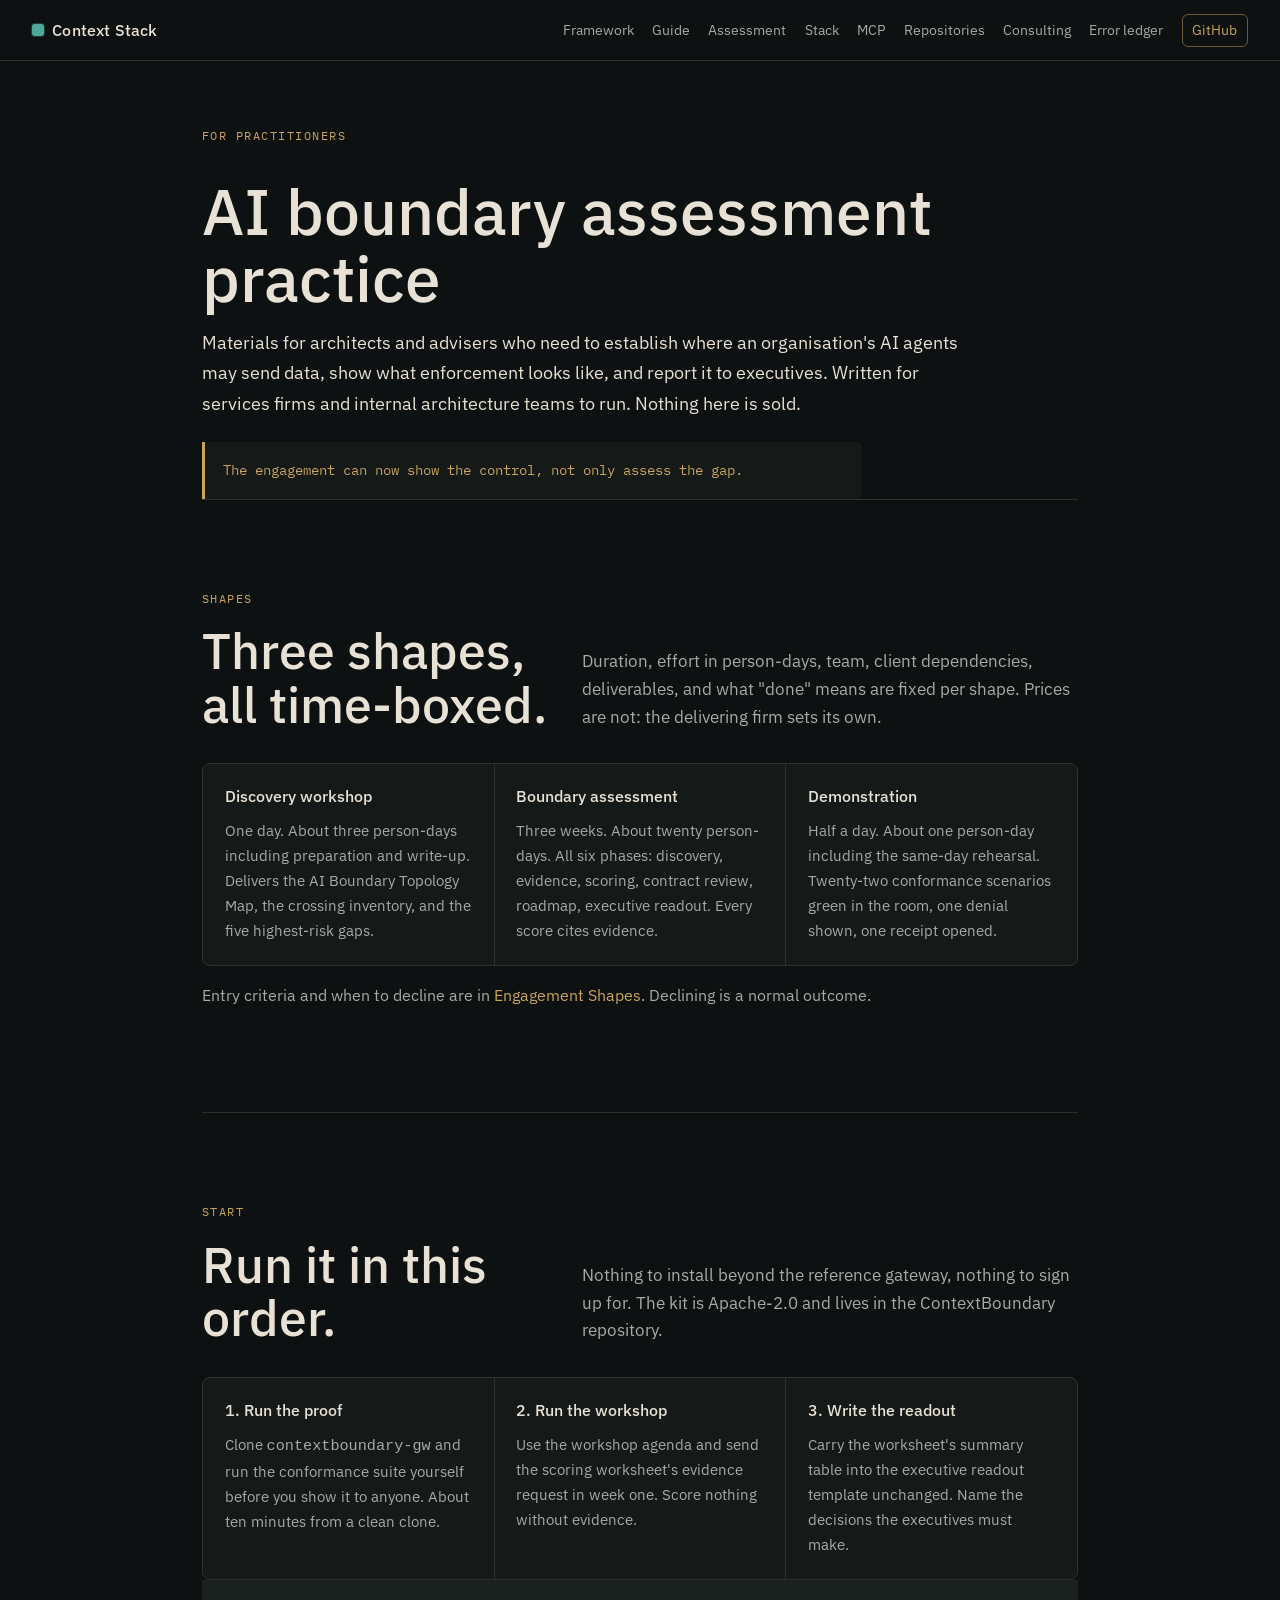
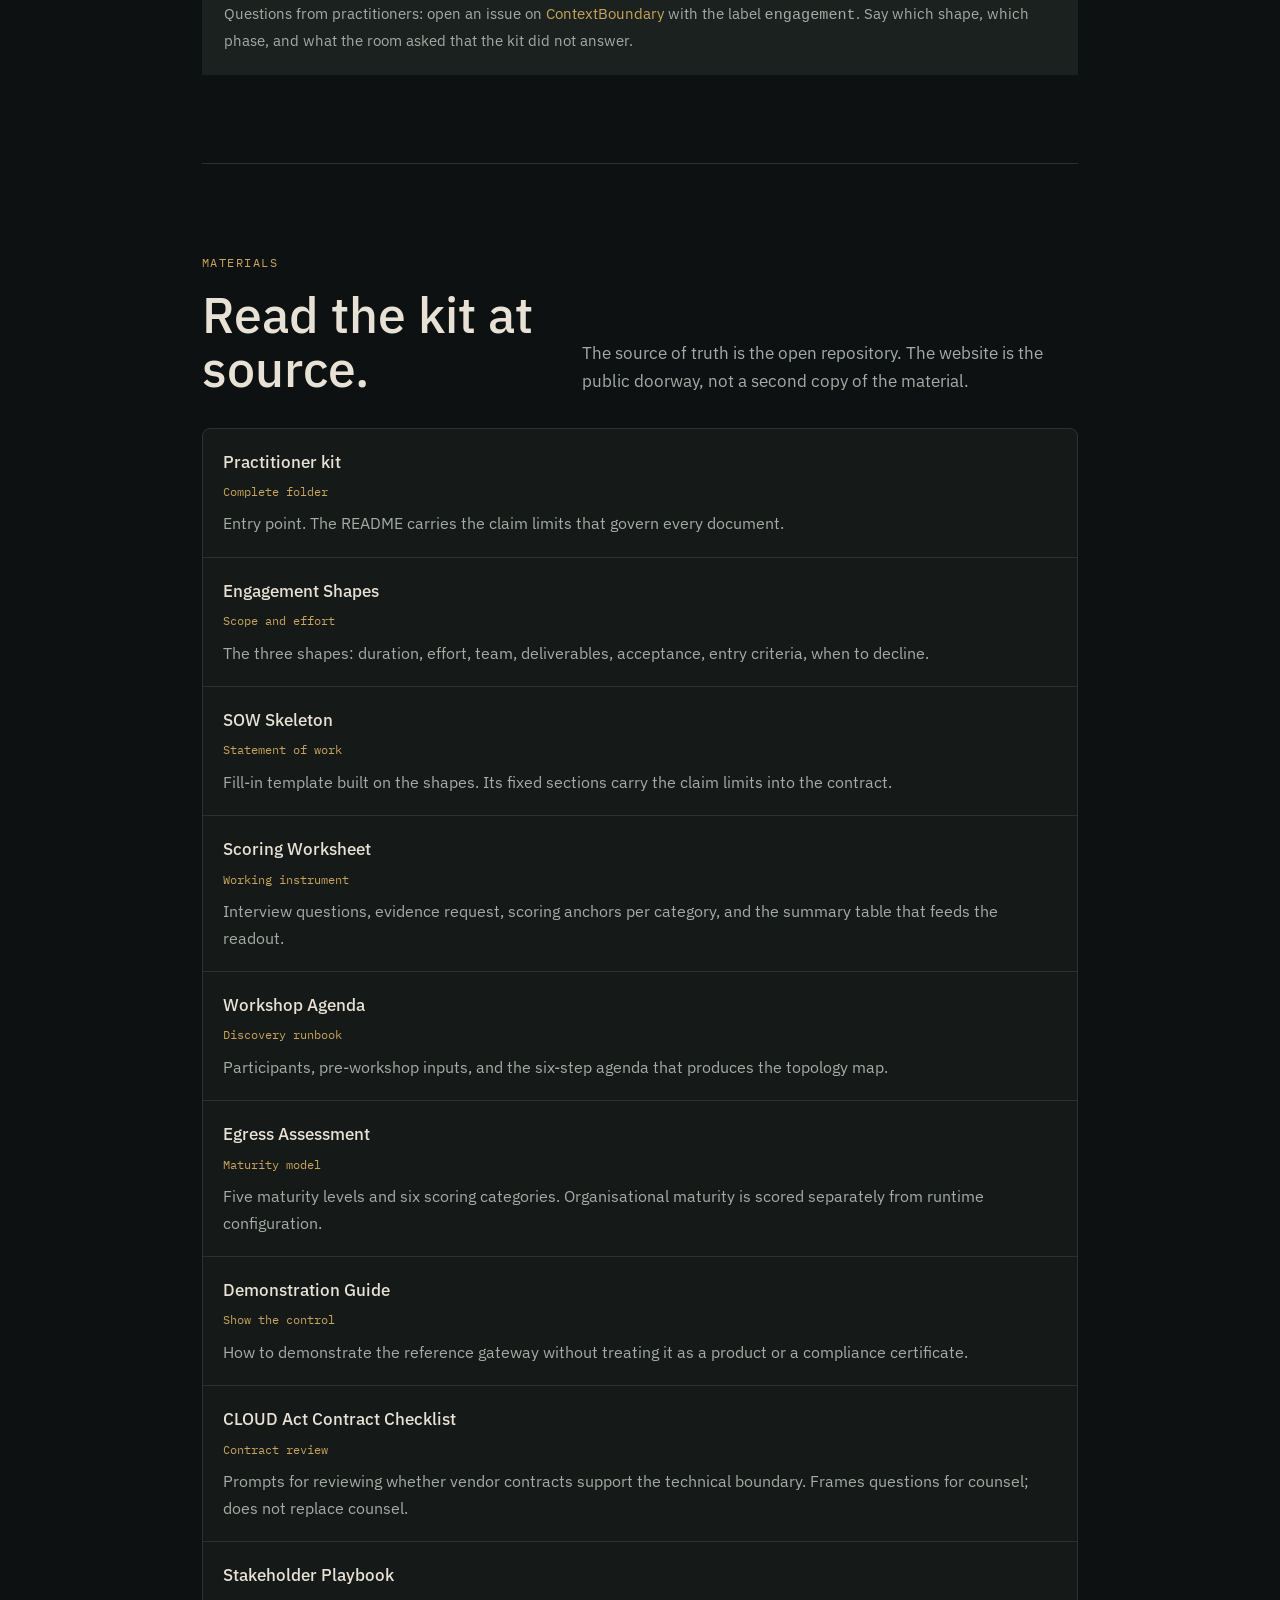
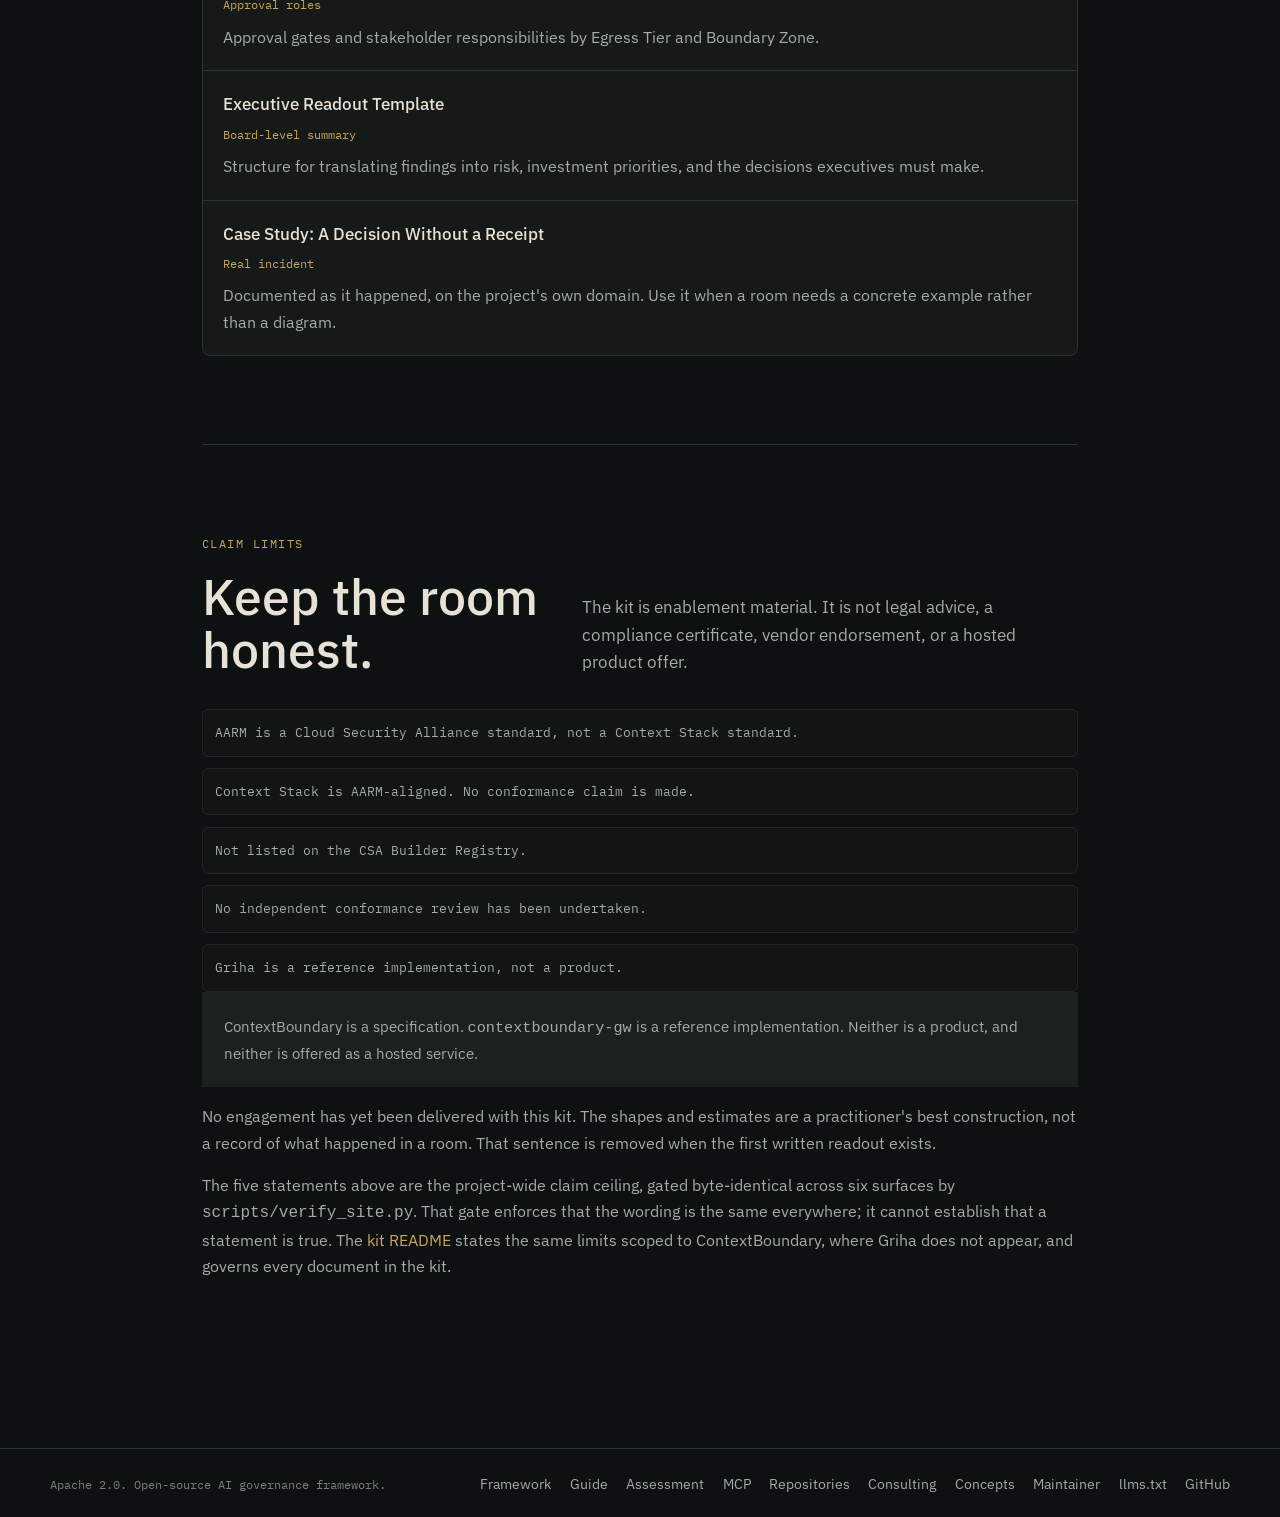
<file: consulting.html>
<!DOCTYPE html>
<html lang="en">
<head>
<meta charset="UTF-8">
<meta name="viewport" content="width=device-width, initial-scale=1.0">
<title>AI Boundary Assessment Practice | Context Stack</title>
<meta name="description" content="Practitioner kit for assessing where an organisation's AI agents may send data: three time-boxed engagement shapes, a statement-of-work skeleton, a scoring worksheet, and a demonstration guide. For services firms and internal architecture teams.">
<meta name="robots" content="index,follow,max-snippet:-1,max-image-preview:large">
<meta name="author" content="Context Stack Project">
<meta name="keywords" content="AI boundary assessment, AI governance practitioner kit, egress assessment, engagement shapes, statement of work, scoring worksheet, vendor contract review, stakeholder approval playbook">
<link rel="canonical" href="https://context-stack.org/consulting.html">
<link rel="sitemap" type="application/xml" href="/sitemap.xml">
<link rel="alternate" type="text/plain" title="LLM discovery" href="/llms.txt">
<meta property="og:title" content="AI Boundary Assessment Practice | Context Stack">
<meta property="og:description" content="Three time-boxed engagement shapes, a SOW skeleton, a scoring worksheet, and a demonstration guide for practitioners assessing AI egress boundaries.">
<meta property="og:image" content="https://context-stack.org/hero.png">
<meta property="og:url" content="https://context-stack.org/consulting.html">
<meta property="og:type" content="article">
<meta name="twitter:card" content="summary_large_image">
<link rel="icon" href="/favicon.svg" type="image/svg+xml">
<script type="application/ld+json">
{
  "@context": "https://schema.org",
  "@type": "TechArticle",
  "headline": "AI Boundary Assessment Practice — Practitioner Kit",
  "description": "Engagement shapes, statement-of-work skeleton, scoring worksheet, and demonstration guide for practitioners assessing and remediating AI egress boundaries with ContextBoundary.",
  "url": "https://context-stack.org/consulting.html",
  "disambiguatingDescription": "Context Stack is AARM-aligned. No conformance claim is made. AARM is a Cloud Security Alliance standard, not a Context Stack standard.",
  "inLanguage": "en",
  "author": {
    "@type": "Organization",
    "name": "Context Stack Project",
    "url": "https://context-stack.org/"
  },
  "publisher": {
    "@type": "Organization",
    "name": "Context Stack Project",
    "url": "https://context-stack.org/"
  },
  "license": "https://www.apache.org/licenses/LICENSE-2.0",
  "keywords": [
    "AI boundary assessment",
    "ContextBoundary",
    "engagement shapes",
    "egress assessment",
    "vendor contract review",
    "stakeholder approval"
  ]
}
</script>
<link rel="preconnect" href="https://fonts.googleapis.com">
<link rel="preconnect" href="https://fonts.gstatic.com" crossorigin>
<link href="https://fonts.googleapis.com/css2?family=IBM+Plex+Mono:wght@400;500&family=IBM+Plex+Sans:wght@300;400;500&display=swap" rel="stylesheet">
<link rel="stylesheet" href="/assets/site.css">
</head>
<body>
<header class="site-header">
  <a class="brand" href="/" aria-label="Context Stack home"><span class="brand-mark"></span>Context Stack</a>
  <nav class="site-nav" aria-label="Primary">
    <a href="/#framework">Framework</a>
    <a href="/ai-governance-framework.html">Guide</a>
    <a href="/#assessment">Assessment</a>
    <a href="/#stack">Stack</a>
    <a href="/mcp/">MCP</a>
    <a href="/repositories.html">Repositories</a>
    <a href="/consulting.html">Consulting</a>
    <a href="/error-ledger.html">Error ledger</a>
    <a class="nav-emphasis" href="https://github.com/kannanokannan/context-stack" target="_blank" rel="noopener">GitHub</a>
  </nav>
</header>

<main class="page-narrow">
  <p class="eyebrow">For practitioners</p>
  <h1 class="page-title">AI boundary assessment practice</h1>
  <p class="lead">Materials for architects and advisers who need to establish where an organisation's AI agents may send data, show what enforcement looks like, and report it to executives. Written for services firms and internal architecture teams to run. Nothing here is sold.</p>
  <div class="doctrine">The engagement can now show the control, not only assess the gap.</div>

  <section class="section">
    <div class="section-head">
      <div>
        <p class="eyebrow">Shapes</p>
        <h2>Three shapes, all time-boxed.</h2>
      </div>
      <p class="section-lede">Duration, effort in person-days, team, client dependencies, deliverables, and what "done" means are fixed per shape. Prices are not: the delivering firm sets its own.</p>
    </div>
    <div class="grid-3">
      <div class="panel">
        <h3>Discovery workshop</h3>
        <p>One day. About three person-days including preparation and write-up. Delivers the AI Boundary Topology Map, the crossing inventory, and the five highest-risk gaps.</p>
      </div>
      <div class="panel">
        <h3>Boundary assessment</h3>
        <p>Three weeks. About twenty person-days. All six phases: discovery, evidence, scoring, contract review, roadmap, executive readout. Every score cites evidence.</p>
      </div>
      <div class="panel">
        <h3>Demonstration</h3>
        <p>Half a day. About one person-day including the same-day rehearsal. Twenty-two conformance scenarios green in the room, one denial shown, one receipt opened.</p>
      </div>
    </div>
    <p class="text-muted">Entry criteria and when to decline are in <a href="https://github.com/kannanokannan/ContextBoundary/blob/main/consulting/engagement-shapes.md" target="_blank" rel="noopener">Engagement Shapes</a>. Declining is a normal outcome.</p>
  </section>

  <section class="section">
    <div class="section-head">
      <div>
        <p class="eyebrow">Start</p>
        <h2>Run it in this order.</h2>
      </div>
      <p class="section-lede">Nothing to install beyond the reference gateway, nothing to sign up for. The kit is Apache-2.0 and lives in the ContextBoundary repository.</p>
    </div>
    <div class="grid-3">
      <div class="panel">
        <h3>1. Run the proof</h3>
        <p>Clone <code>contextboundary-gw</code> and run the conformance suite yourself before you show it to anyone. About ten minutes from a clean clone.</p>
      </div>
      <div class="panel">
        <h3>2. Run the workshop</h3>
        <p>Use the workshop agenda and send the scoring worksheet's evidence request in week one. Score nothing without evidence.</p>
      </div>
      <div class="panel">
        <h3>3. Write the readout</h3>
        <p>Carry the worksheet's summary table into the executive readout template unchanged. Name the decisions the executives must make.</p>
      </div>
    </div>
    <div class="panel panel-strong">
      <p>Questions from practitioners: open an issue on <a href="https://github.com/kannanokannan/ContextBoundary/issues" target="_blank" rel="noopener">ContextBoundary</a> with the label <code>engagement</code>. Say which shape, which phase, and what the room asked that the kit did not answer.</p>
    </div>
  </section>

  <section class="section">
    <div class="section-head">
      <div>
        <p class="eyebrow">Materials</p>
        <h2>Read the kit at source.</h2>
      </div>
      <p class="section-lede">The source of truth is the open repository. The website is the public doorway, not a second copy of the material.</p>
    </div>
    <ul class="repo-list">
      <li>
        <a href="https://github.com/kannanokannan/ContextBoundary/tree/main/consulting" target="_blank" rel="noopener">Practitioner kit</a>
        <span class="summary">Complete folder</span>
        <p class="details">Entry point. The README carries the claim limits that govern every document.</p>
      </li>
      <li>
        <a href="https://github.com/kannanokannan/ContextBoundary/blob/main/consulting/engagement-shapes.md" target="_blank" rel="noopener">Engagement Shapes</a>
        <span class="summary">Scope and effort</span>
        <p class="details">The three shapes: duration, effort, team, deliverables, acceptance, entry criteria, when to decline.</p>
      </li>
      <li>
        <a href="https://github.com/kannanokannan/ContextBoundary/blob/main/consulting/sow-skeleton.md" target="_blank" rel="noopener">SOW Skeleton</a>
        <span class="summary">Statement of work</span>
        <p class="details">Fill-in template built on the shapes. Its fixed sections carry the claim limits into the contract.</p>
      </li>
      <li>
        <a href="https://github.com/kannanokannan/ContextBoundary/blob/main/consulting/scoring-worksheet.md" target="_blank" rel="noopener">Scoring Worksheet</a>
        <span class="summary">Working instrument</span>
        <p class="details">Interview questions, evidence request, scoring anchors per category, and the summary table that feeds the readout.</p>
      </li>
      <li>
        <a href="https://github.com/kannanokannan/ContextBoundary/blob/main/consulting/workshop-agenda.md" target="_blank" rel="noopener">Workshop Agenda</a>
        <span class="summary">Discovery runbook</span>
        <p class="details">Participants, pre-workshop inputs, and the six-step agenda that produces the topology map.</p>
      </li>
      <li>
        <a href="https://github.com/kannanokannan/ContextBoundary/blob/main/consulting/egress-assessment.md" target="_blank" rel="noopener">Egress Assessment</a>
        <span class="summary">Maturity model</span>
        <p class="details">Five maturity levels and six scoring categories. Organisational maturity is scored separately from runtime configuration.</p>
      </li>
      <li>
        <a href="https://github.com/kannanokannan/ContextBoundary/blob/main/consulting/demonstration-guide.md" target="_blank" rel="noopener">Demonstration Guide</a>
        <span class="summary">Show the control</span>
        <p class="details">How to demonstrate the reference gateway without treating it as a product or a compliance certificate.</p>
      </li>
      <li>
        <a href="https://github.com/kannanokannan/ContextBoundary/blob/main/consulting/cloud-act-contract-checklist.md" target="_blank" rel="noopener">CLOUD Act Contract Checklist</a>
        <span class="summary">Contract review</span>
        <p class="details">Prompts for reviewing whether vendor contracts support the technical boundary. Frames questions for counsel; does not replace counsel.</p>
      </li>
      <li>
        <a href="https://github.com/kannanokannan/ContextBoundary/blob/main/consulting/stakeholder-playbook.md" target="_blank" rel="noopener">Stakeholder Playbook</a>
        <span class="summary">Approval roles</span>
        <p class="details">Approval gates and stakeholder responsibilities by Egress Tier and Boundary Zone.</p>
      </li>
      <li>
        <a href="https://github.com/kannanokannan/ContextBoundary/blob/main/consulting/executive-readout-template.md" target="_blank" rel="noopener">Executive Readout Template</a>
        <span class="summary">Board-level summary</span>
        <p class="details">Structure for translating findings into risk, investment priorities, and the decisions executives must make.</p>
      </li>
      <li>
        <a href="https://github.com/kannanokannan/ContextBoundary/blob/main/consulting/case-study-decision-without-a-receipt.md" target="_blank" rel="noopener">Case Study: A Decision Without a Receipt</a>
        <span class="summary">Real incident</span>
        <p class="details">Documented as it happened, on the project's own domain. Use it when a room needs a concrete example rather than a diagram.</p>
      </li>
    </ul>
  </section>

  <section class="section" id="standards-constraints">
    <div class="section-head">
      <div>
        <p class="eyebrow">Claim limits</p>
        <h2>Keep the room honest.</h2>
      </div>
      <p class="section-lede">The kit is enablement material. It is not legal advice, a compliance certificate, vendor endorsement, or a hosted product offer.</p>
    </div>
    <ul class="boundary-list">
      <li>AARM is a Cloud Security Alliance standard, not a Context Stack standard.</li>
      <li>Context Stack is AARM-aligned. No conformance claim is made.</li>
      <li>Not listed on the CSA Builder Registry.</li>
      <li>No independent conformance review has been undertaken.</li>
      <li>Griha is a reference implementation, not a product.</li>
    </ul>
    <div class="panel panel-strong">
      <p>ContextBoundary is a specification. <code>contextboundary-gw</code> is a reference implementation. Neither is a product, and neither is offered as a hosted service.</p>
    </div>
    <p class="text-muted">No engagement has yet been delivered with this kit. The shapes and estimates are a practitioner's best construction, not a record of what happened in a room. That sentence is removed when the first written readout exists.</p>
    <p class="text-muted">The five statements above are the project-wide claim ceiling, gated byte-identical across six surfaces by <code>scripts/verify_site.py</code>. That gate enforces that the wording is the same everywhere; it cannot establish that a statement is true. The <a href="https://github.com/kannanokannan/ContextBoundary/blob/main/consulting/README.md" target="_blank" rel="noopener">kit README</a> states the same limits scoped to ContextBoundary, where Griha does not appear, and governs every document in the kit.</p>
  </section>
</main>

<footer class="site-footer">
  <div class="footer-inner">
    <p class="footer-note">Apache 2.0. Open-source AI governance framework.</p>
    <nav class="footer-links" aria-label="Footer">
      <a href="/#framework">Framework</a>
      <a href="/ai-governance-framework.html">Guide</a>
      <a href="/#assessment">Assessment</a>
      <a href="/mcp/">MCP</a>
      <a href="/repositories.html">Repositories</a>
      <a href="/consulting.html">Consulting</a>
      <a href="/ai-governance.html">Concepts</a>
      <a href="/maintainer.html">Maintainer</a>
      <a href="/llms.txt">llms.txt</a>
      <a href="https://github.com/kannanokannan/context-stack" target="_blank" rel="noopener">GitHub</a>
    </nav>
  </div>
</footer>
</body>
</html>
</file>
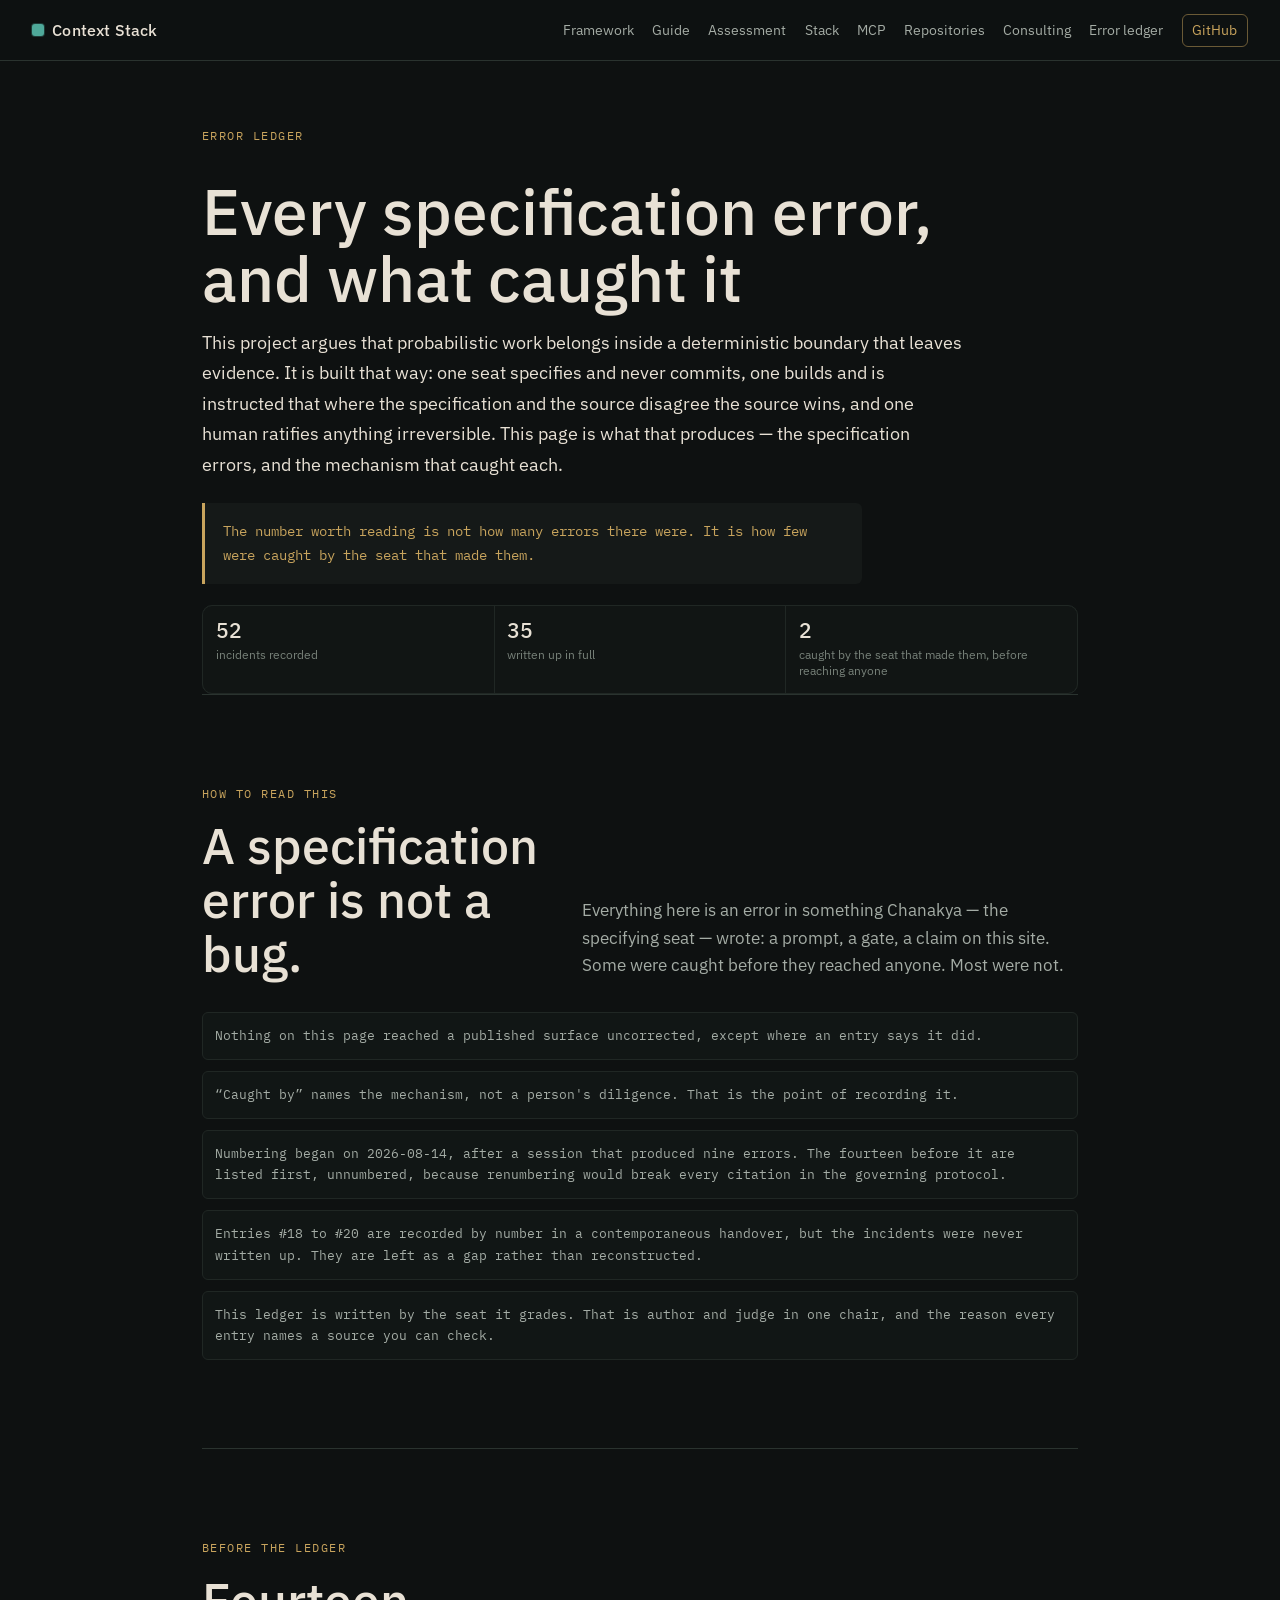
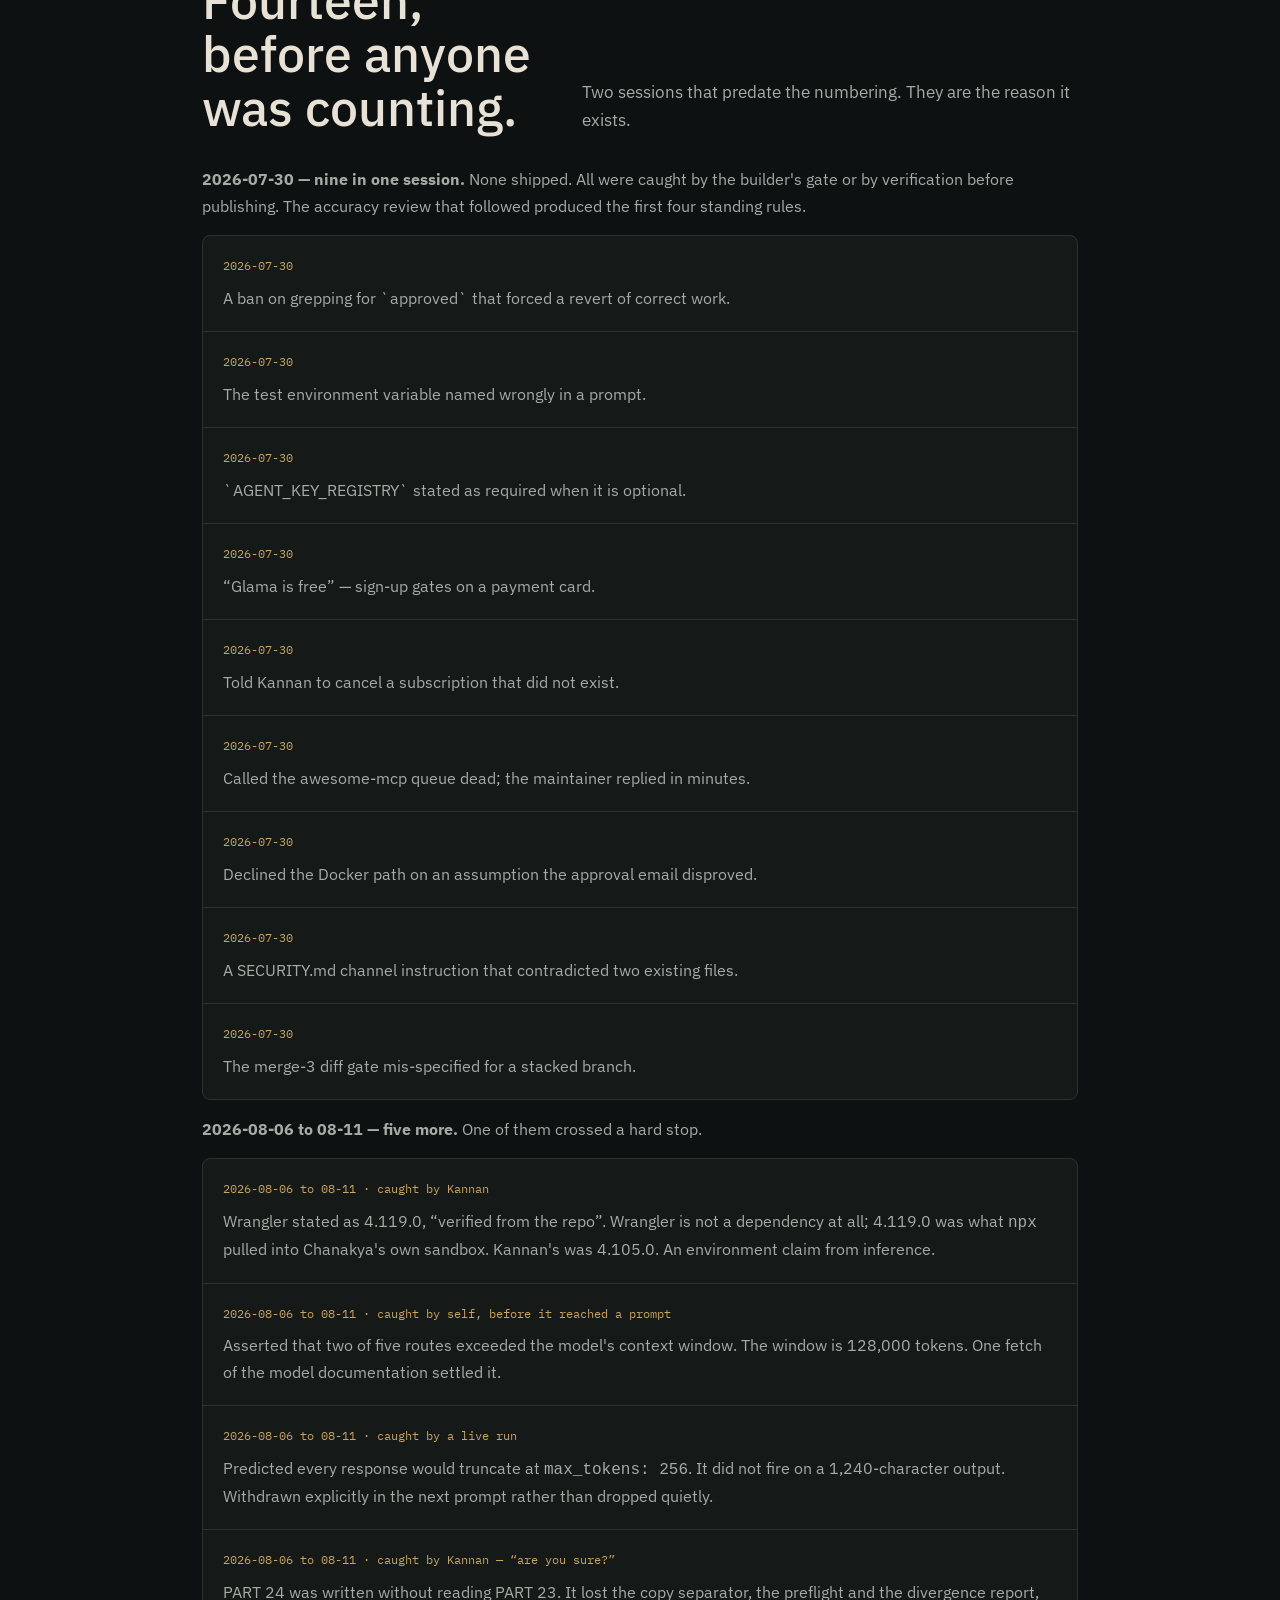
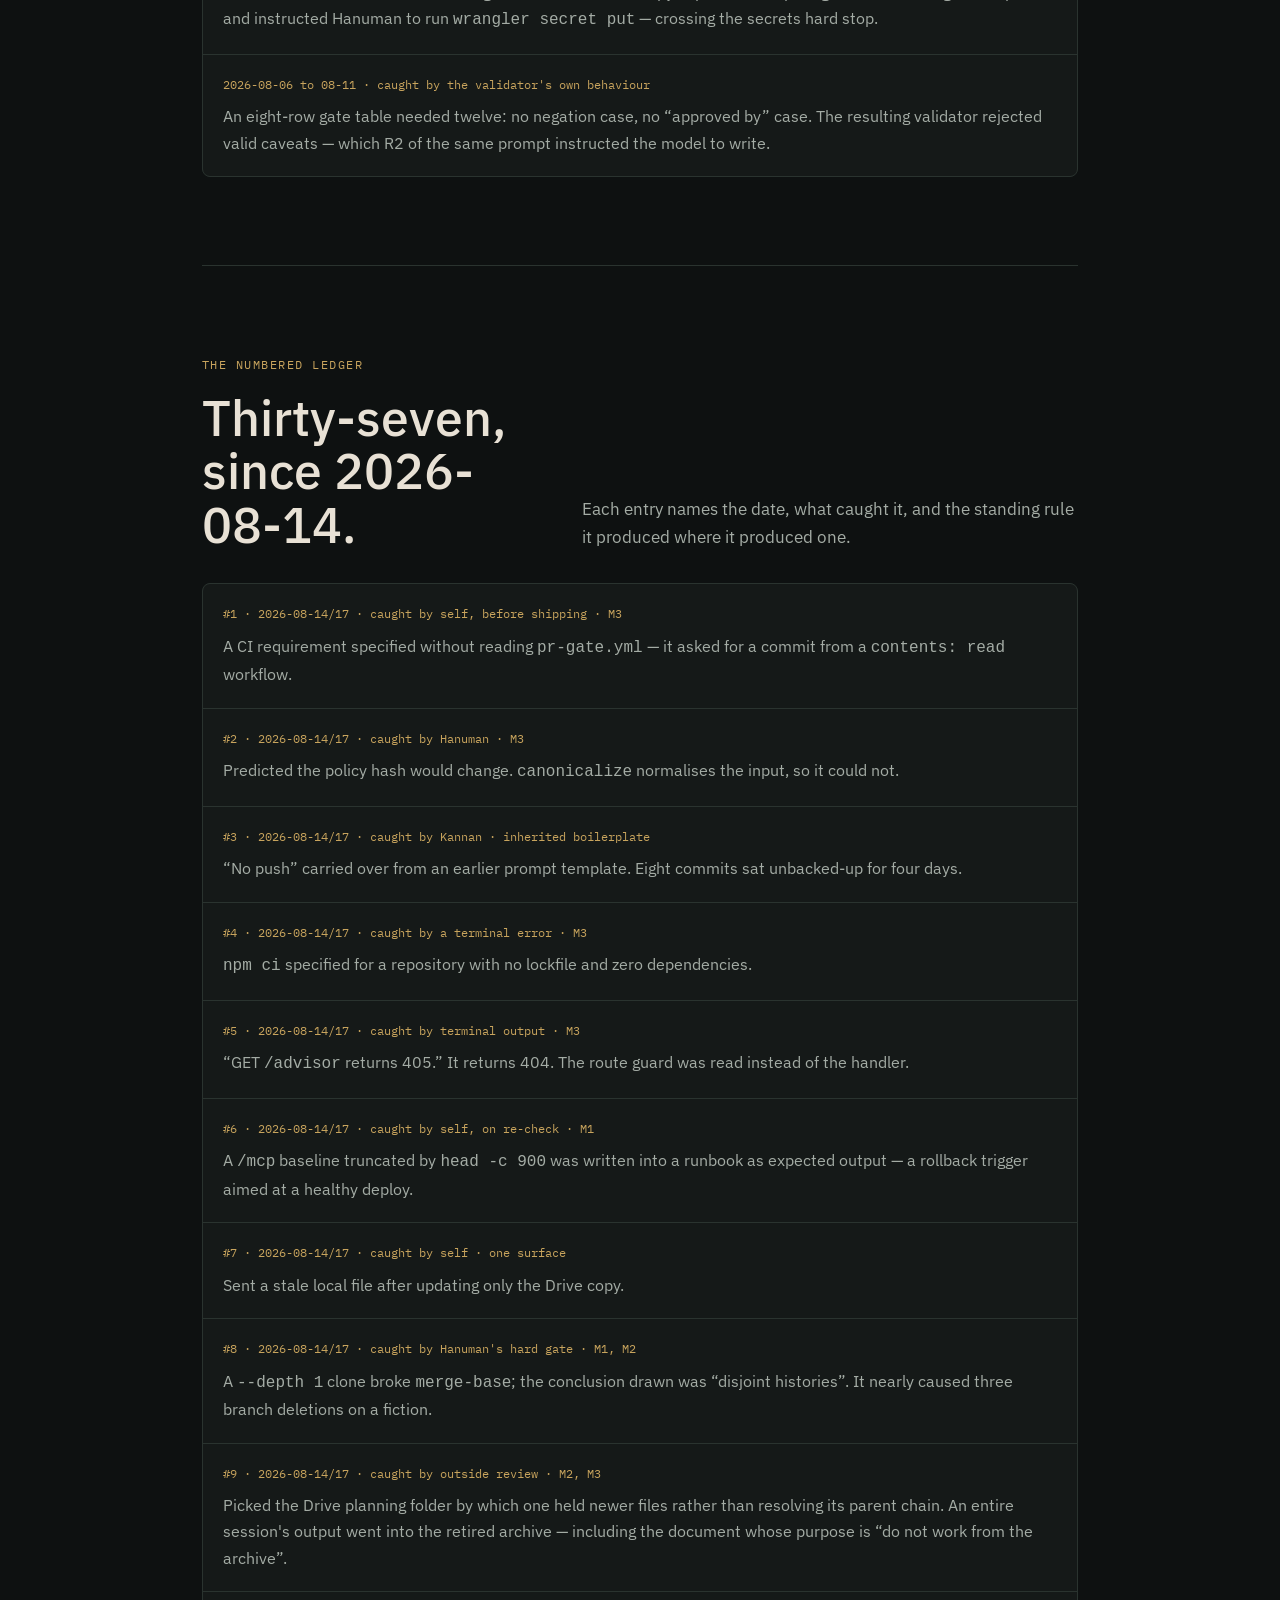
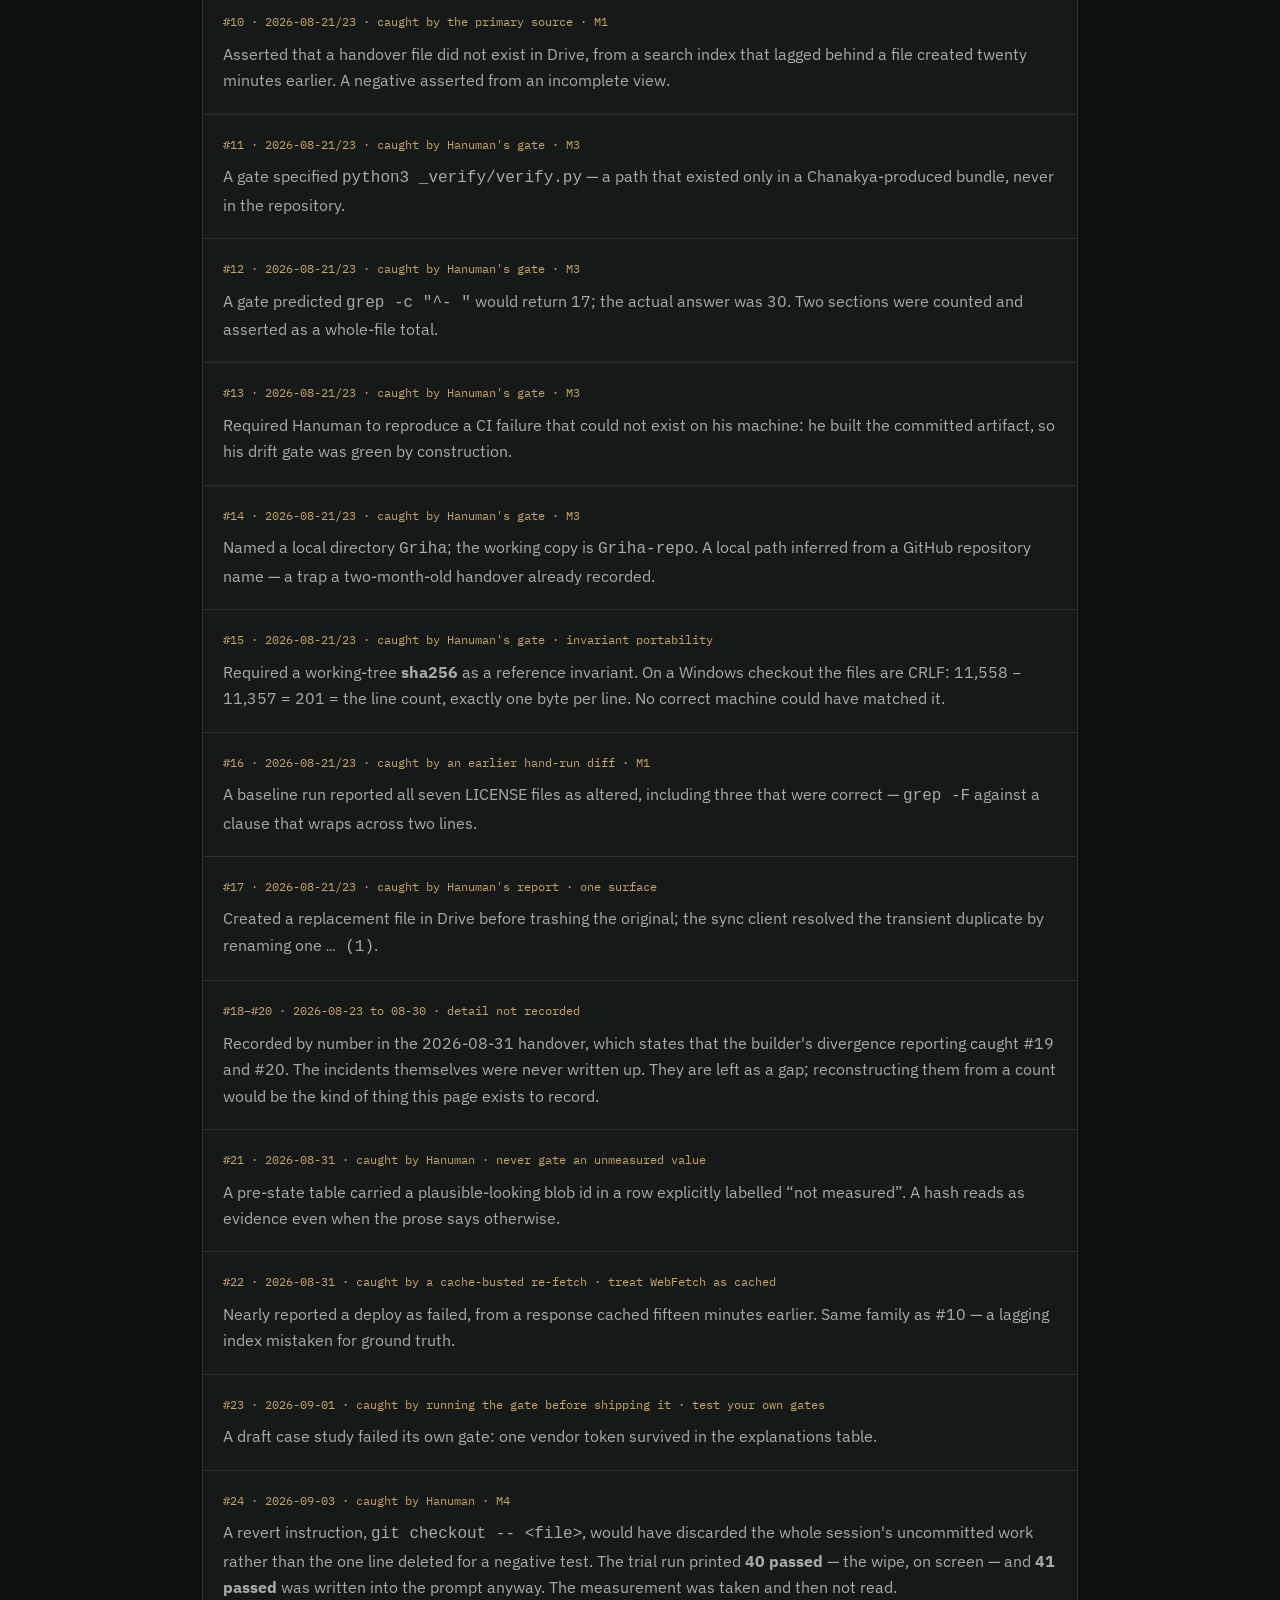
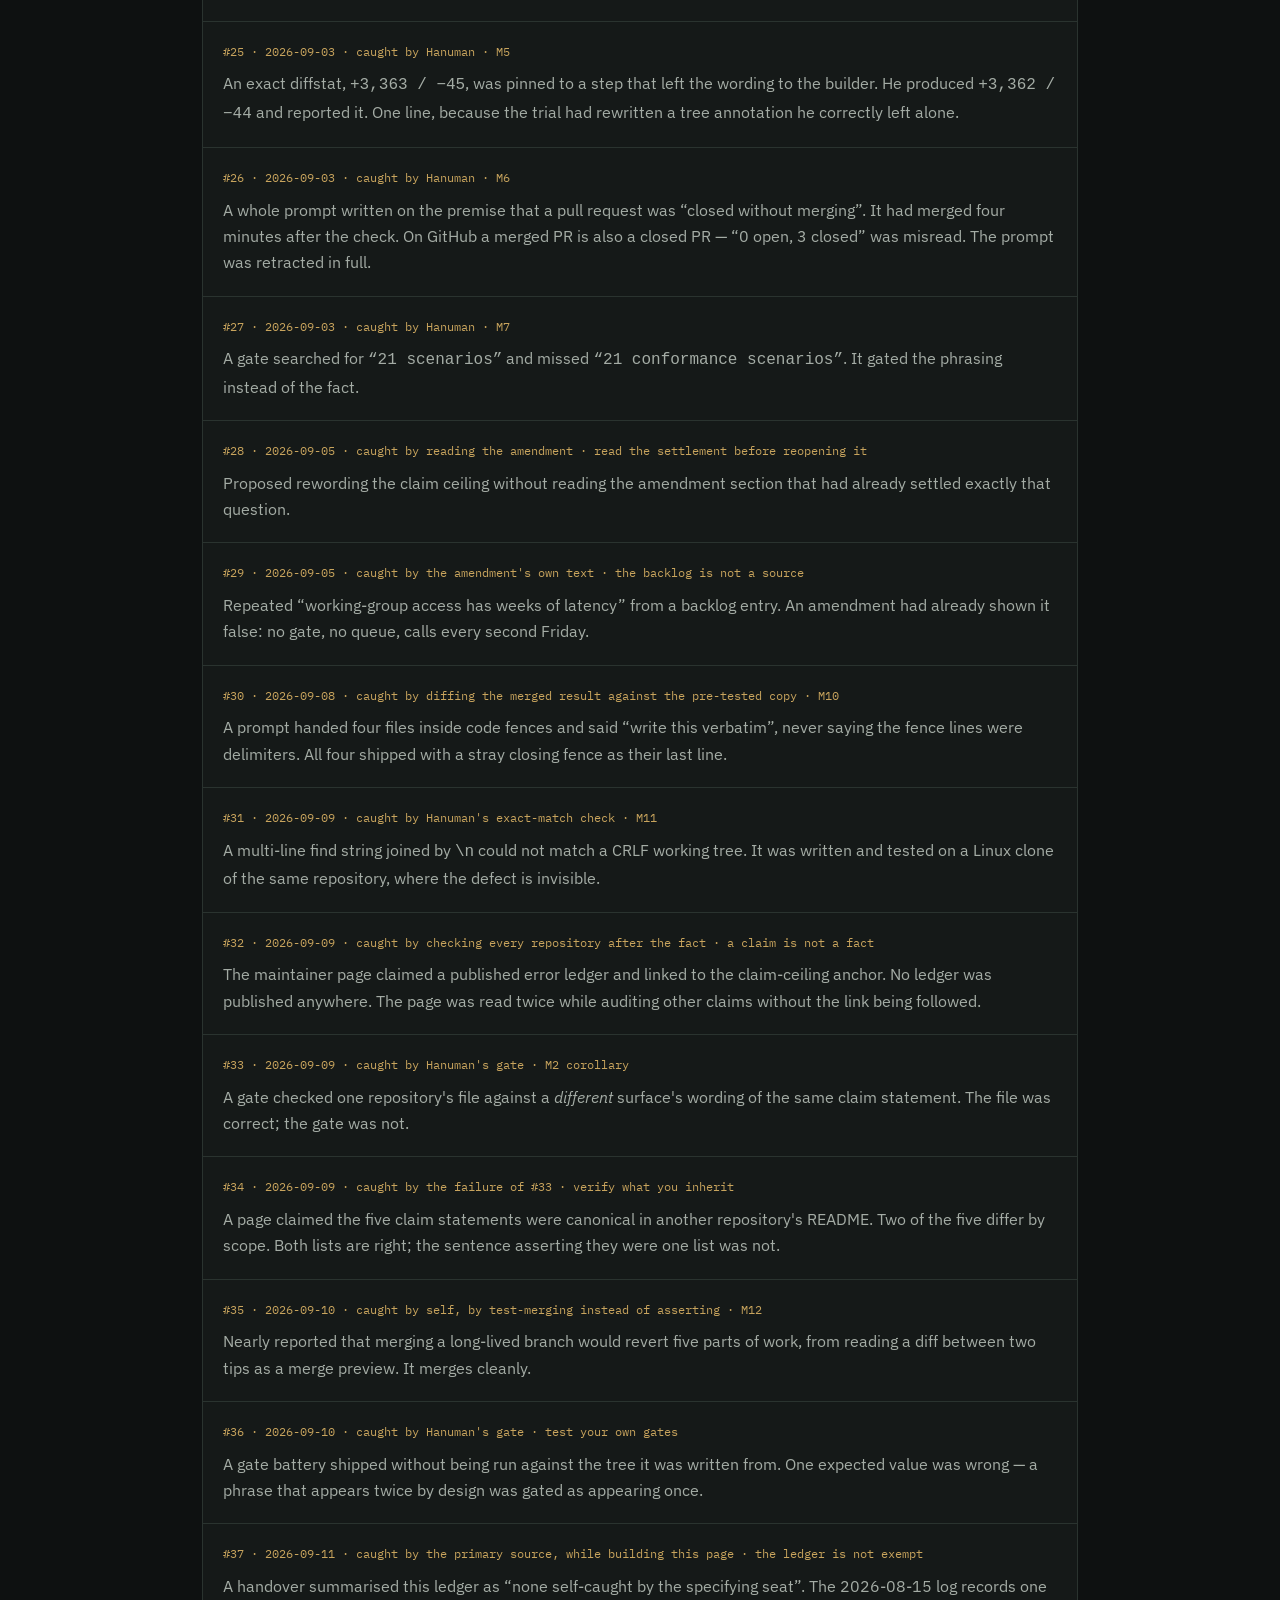
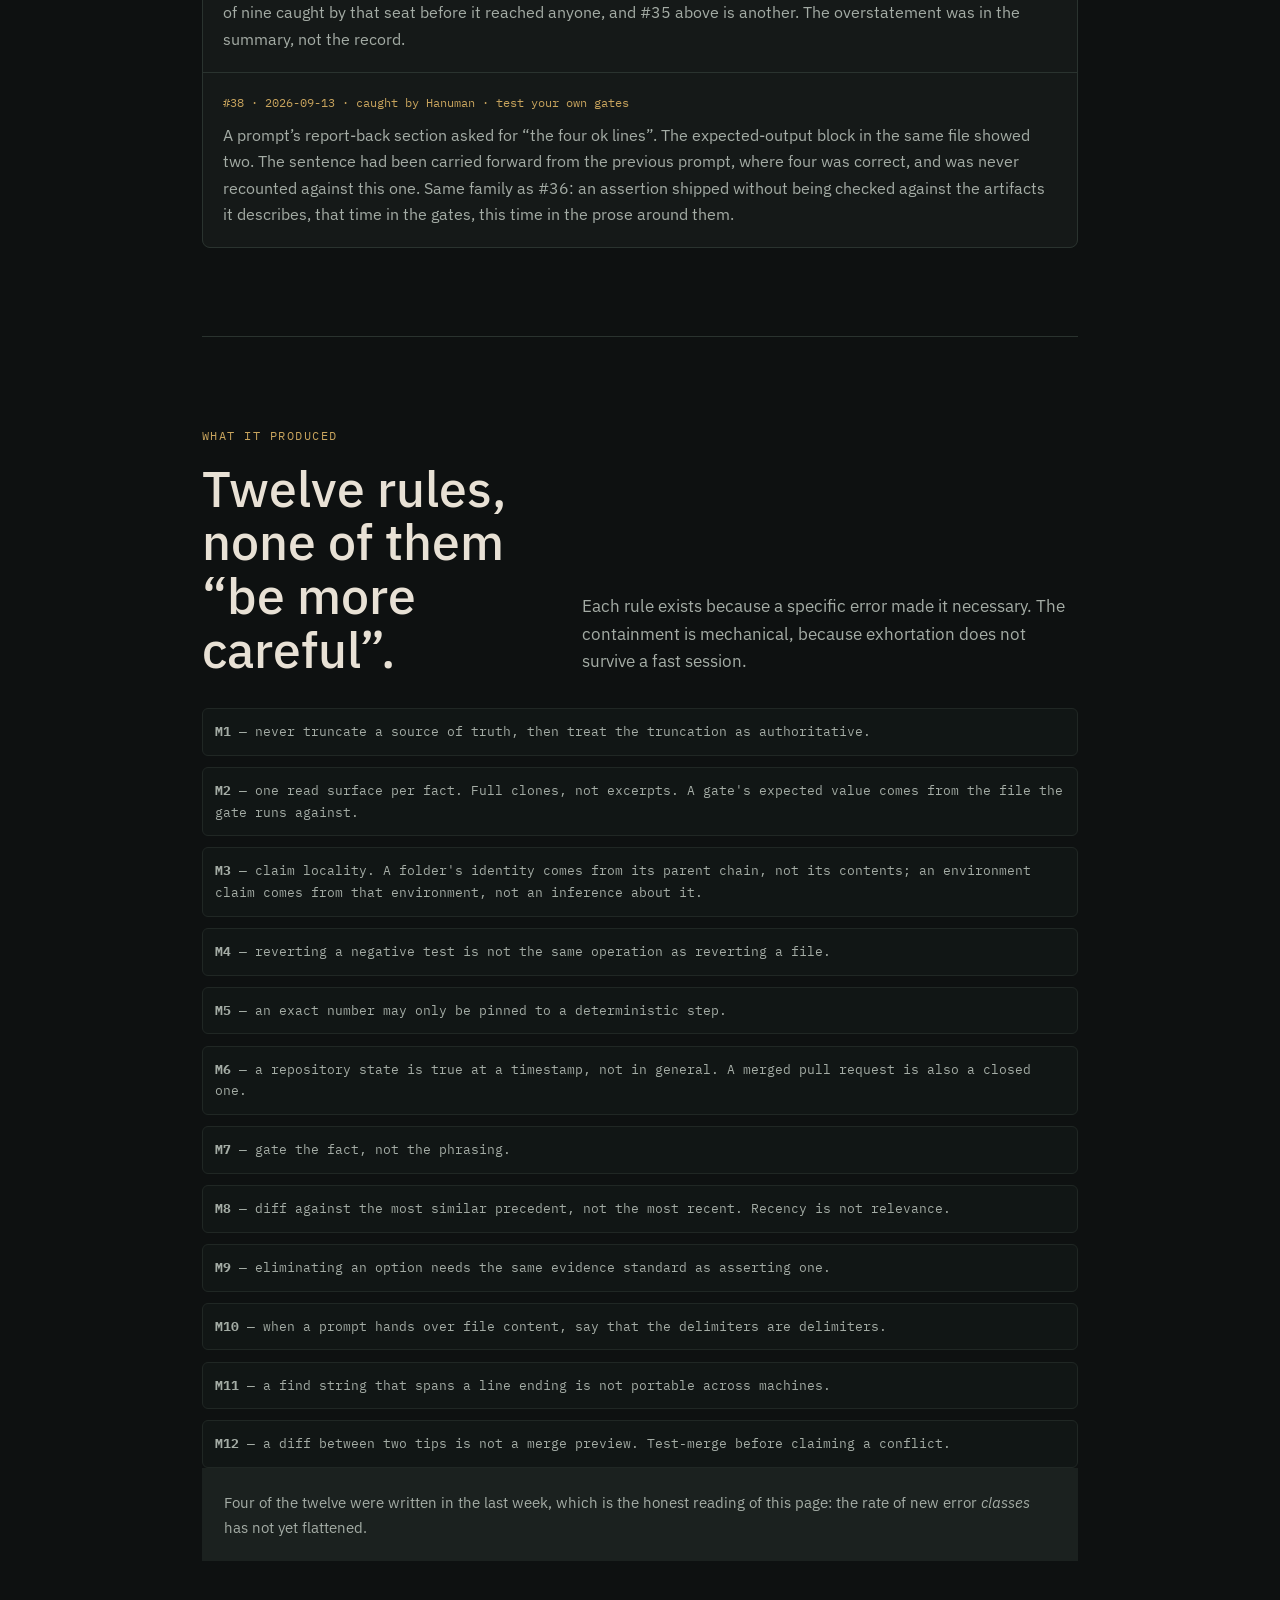
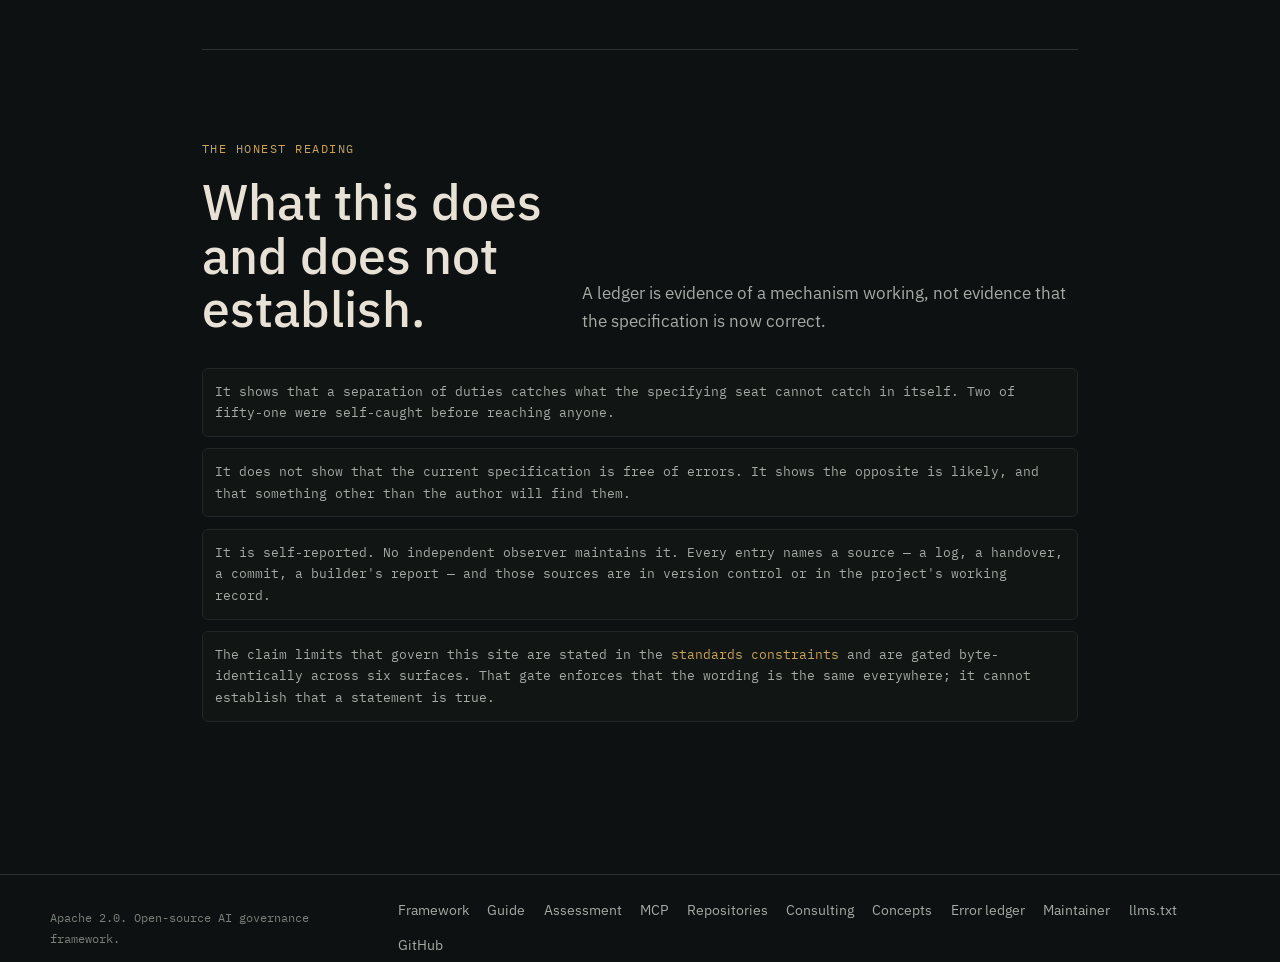
<file: error-ledger.html>
<!DOCTYPE html>
<html lang="en">
<head>
<meta charset="UTF-8">
<meta name="viewport" content="width=device-width, initial-scale=1.0">
<title>Error Ledger | Context Stack</title>
<meta name="description" content="Every specification error recorded on the Context Stack project, what caught each one, and the standing rule it produced. Fifty-two incidents, thirty-five written up, three recorded by number only.">
<meta name="robots" content="index,follow,max-snippet:-1,max-image-preview:large">
<meta name="author" content="Context Stack Project">
<meta name="keywords" content="error ledger, AI governance evidence, specification errors, separation of duties, agent governance discipline">
<link rel="canonical" href="https://context-stack.org/error-ledger.html">
<link rel="sitemap" type="application/xml" href="/sitemap.xml">
<link rel="alternate" type="text/plain" title="LLM discovery" href="/llms.txt">
<meta property="og:title" content="Error Ledger | Context Stack">
<meta property="og:description" content="Every specification error on this project, what caught it, and the rule it produced.">
<meta property="og:image" content="https://context-stack.org/hero.png">
<meta property="og:url" content="https://context-stack.org/error-ledger.html">
<meta property="og:type" content="article">
<meta name="twitter:card" content="summary_large_image">
<link rel="icon" href="/favicon.svg" type="image/svg+xml">
<script type="application/ld+json">
{
  "@context": "https://schema.org",
  "@type": "TechArticle",
  "headline": "Context Stack Error Ledger",
  "description": "Every specification error recorded on the Context Stack project, what caught each one, and the standing rule it produced.",
  "url": "https://context-stack.org/error-ledger.html",
  "disambiguatingDescription": "Context Stack is AARM-aligned. No conformance claim is made. AARM is a Cloud Security Alliance standard, not a Context Stack standard.",
  "inLanguage": "en",
  "author": {
    "@type": "Organization",
    "name": "Context Stack Project",
    "url": "https://context-stack.org/"
  },
  "publisher": {
    "@type": "Organization",
    "name": "Context Stack Project",
    "url": "https://context-stack.org/"
  },
  "license": "https://www.apache.org/licenses/LICENSE-2.0",
  "keywords": [
    "error ledger",
    "AI governance",
    "separation of duties",
    "specification errors"
  ]
}
</script>
<link rel="preconnect" href="https://fonts.googleapis.com">
<link rel="preconnect" href="https://fonts.gstatic.com" crossorigin>
<link href="https://fonts.googleapis.com/css2?family=IBM+Plex+Mono:wght@400;500&family=IBM+Plex+Sans:wght@300;400;500&display=swap" rel="stylesheet">
<link rel="stylesheet" href="/assets/site.css">
</head>
<body>
<header class="site-header">
  <a class="brand" href="/" aria-label="Context Stack home"><span class="brand-mark"></span>Context Stack</a>
  <nav class="site-nav" aria-label="Primary">
    <a href="/#framework">Framework</a>
    <a href="/ai-governance-framework.html">Guide</a>
    <a href="/#assessment">Assessment</a>
    <a href="/#stack">Stack</a>
    <a href="/mcp/">MCP</a>
    <a href="/repositories.html">Repositories</a>
    <a href="/consulting.html">Consulting</a>
    <a href="/error-ledger.html">Error ledger</a>
    <a class="nav-emphasis" href="https://github.com/kannanokannan/context-stack" target="_blank" rel="noopener">GitHub</a>
  </nav>
</header>

<main class="page-narrow">
  <p class="eyebrow">Error ledger</p>
  <h1 class="page-title">Every specification error, and what caught it</h1>
  <p class="lead">This project argues that probabilistic work belongs inside a deterministic boundary that leaves evidence. It is built that way: one seat specifies and never commits, one builds and is instructed that where the specification and the source disagree the source wins, and one human ratifies anything irreversible. This page is what that produces — the specification errors, and the mechanism that caught each.</p>
  <div class="doctrine">The number worth reading is not how many errors there were. It is how few were caught by the seat that made them.</div>

  <div class="proof-facts">
    <div class="proof-fact"><b>52</b><span>incidents recorded</span></div>
    <div class="proof-fact"><b>35</b><span>written up in full</span></div>
    <div class="proof-fact"><b>2</b><span>caught by the seat that made them, before reaching anyone</span></div>
  </div>

  <section class="section">
    <div class="section-head">
      <div>
        <p class="eyebrow">How to read this</p>
        <h2>A specification error is not a bug.</h2>
      </div>
      <p class="section-lede">Everything here is an error in something Chanakya — the specifying seat — wrote: a prompt, a gate, a claim on this site. Some were caught before they reached anyone. Most were not.</p>
    </div>
    <ul class="boundary-list">
      <li>Nothing on this page reached a published surface uncorrected, except where an entry says it did.</li>
      <li>“Caught by” names the mechanism, not a person's diligence. That is the point of recording it.</li>
      <li>Numbering began on 2026-08-14, after a session that produced nine errors. The fourteen before it are listed first, unnumbered, because renumbering would break every citation in the governing protocol.</li>
      <li>Entries #18 to #20 are recorded by number in a contemporaneous handover, but the incidents were never written up. They are left as a gap rather than reconstructed.</li>
      <li>This ledger is written by the seat it grades. That is author and judge in one chair, and the reason every entry names a source you can check.</li>
    </ul>
  </section>

  <section class="section">
    <div class="section-head">
      <div>
        <p class="eyebrow">Before the ledger</p>
        <h2>Fourteen, before anyone was counting.</h2>
      </div>
      <p class="section-lede">Two sessions that predate the numbering. They are the reason it exists.</p>
    </div>
    <p class="text-muted"><b>2026-07-30 — nine in one session.</b> None shipped. All were caught by the builder's gate or by verification before publishing. The accuracy review that followed produced the first four standing rules.</p>
    <ul class="repo-list">
      <li>
        <span class="summary">2026-07-30</span>
        <p class="details">A ban on grepping for `approved` that forced a revert of correct work.</p>
      </li>
      <li>
        <span class="summary">2026-07-30</span>
        <p class="details">The test environment variable named wrongly in a prompt.</p>
      </li>
      <li>
        <span class="summary">2026-07-30</span>
        <p class="details">`AGENT_KEY_REGISTRY` stated as required when it is optional.</p>
      </li>
      <li>
        <span class="summary">2026-07-30</span>
        <p class="details">“Glama is free” — sign-up gates on a payment card.</p>
      </li>
      <li>
        <span class="summary">2026-07-30</span>
        <p class="details">Told Kannan to cancel a subscription that did not exist.</p>
      </li>
      <li>
        <span class="summary">2026-07-30</span>
        <p class="details">Called the awesome-mcp queue dead; the maintainer replied in minutes.</p>
      </li>
      <li>
        <span class="summary">2026-07-30</span>
        <p class="details">Declined the Docker path on an assumption the approval email disproved.</p>
      </li>
      <li>
        <span class="summary">2026-07-30</span>
        <p class="details">A SECURITY.md channel instruction that contradicted two existing files.</p>
      </li>
      <li>
        <span class="summary">2026-07-30</span>
        <p class="details">The merge-3 diff gate mis-specified for a stacked branch.</p>
      </li>
    </ul>
    <p class="text-muted"><b>2026-08-06 to 08-11 — five more.</b> One of them crossed a hard stop.</p>
    <ul class="repo-list">
      <li>
        <span class="summary">2026-08-06 to 08-11 &middot; caught by Kannan</span>
        <p class="details">Wrangler stated as 4.119.0, “verified from the repo”. Wrangler is not a dependency at all; 4.119.0 was what <code>npx</code> pulled into Chanakya's own sandbox. Kannan's was 4.105.0. An environment claim from inference.</p>
      </li>
      <li>
        <span class="summary">2026-08-06 to 08-11 &middot; caught by self, before it reached a prompt</span>
        <p class="details">Asserted that two of five routes exceeded the model's context window. The window is 128,000 tokens. One fetch of the model documentation settled it.</p>
      </li>
      <li>
        <span class="summary">2026-08-06 to 08-11 &middot; caught by a live run</span>
        <p class="details">Predicted every response would truncate at <code>max_tokens: 256</code>. It did not fire on a 1,240-character output. Withdrawn explicitly in the next prompt rather than dropped quietly.</p>
      </li>
      <li>
        <span class="summary">2026-08-06 to 08-11 &middot; caught by Kannan — “are you sure?”</span>
        <p class="details">PART 24 was written without reading PART 23. It lost the copy separator, the preflight and the divergence report, and instructed Hanuman to run <code>wrangler secret put</code> — crossing the secrets hard stop.</p>
      </li>
      <li>
        <span class="summary">2026-08-06 to 08-11 &middot; caught by the validator's own behaviour</span>
        <p class="details">An eight-row gate table needed twelve: no negation case, no “approved by” case. The resulting validator rejected valid caveats — which R2 of the same prompt instructed the model to write.</p>
      </li>
    </ul>
  </section>

  <section class="section">
    <div class="section-head">
      <div>
        <p class="eyebrow">The numbered ledger</p>
        <h2>Thirty-seven, since 2026-08-14.</h2>
      </div>
      <p class="section-lede">Each entry names the date, what caught it, and the standing rule it produced where it produced one.</p>
    </div>
    <ul class="repo-list">
      <li>
        <span class="summary">#1 &middot; 2026-08-14/17 &middot; caught by self, before shipping &middot; M3</span>
        <p class="details">A CI requirement specified without reading <code>pr-gate.yml</code> — it asked for a commit from a <code>contents: read</code> workflow.</p>
      </li>
      <li>
        <span class="summary">#2 &middot; 2026-08-14/17 &middot; caught by Hanuman &middot; M3</span>
        <p class="details">Predicted the policy hash would change. <code>canonicalize</code> normalises the input, so it could not.</p>
      </li>
      <li>
        <span class="summary">#3 &middot; 2026-08-14/17 &middot; caught by Kannan &middot; inherited boilerplate</span>
        <p class="details">“No push” carried over from an earlier prompt template. Eight commits sat unbacked-up for four days.</p>
      </li>
      <li>
        <span class="summary">#4 &middot; 2026-08-14/17 &middot; caught by a terminal error &middot; M3</span>
        <p class="details"><code>npm ci</code> specified for a repository with no lockfile and zero dependencies.</p>
      </li>
      <li>
        <span class="summary">#5 &middot; 2026-08-14/17 &middot; caught by terminal output &middot; M3</span>
        <p class="details">“GET <code>/advisor</code> returns 405.” It returns 404. The route guard was read instead of the handler.</p>
      </li>
      <li>
        <span class="summary">#6 &middot; 2026-08-14/17 &middot; caught by self, on re-check &middot; M1</span>
        <p class="details">A <code>/mcp</code> baseline truncated by <code>head -c 900</code> was written into a runbook as expected output — a rollback trigger aimed at a healthy deploy.</p>
      </li>
      <li>
        <span class="summary">#7 &middot; 2026-08-14/17 &middot; caught by self &middot; one surface</span>
        <p class="details">Sent a stale local file after updating only the Drive copy.</p>
      </li>
      <li>
        <span class="summary">#8 &middot; 2026-08-14/17 &middot; caught by Hanuman's hard gate &middot; M1, M2</span>
        <p class="details">A <code>--depth 1</code> clone broke <code>merge-base</code>; the conclusion drawn was “disjoint histories”. It nearly caused three branch deletions on a fiction.</p>
      </li>
      <li>
        <span class="summary">#9 &middot; 2026-08-14/17 &middot; caught by outside review &middot; M2, M3</span>
        <p class="details">Picked the Drive planning folder by which one held newer files rather than resolving its parent chain. An entire session's output went into the retired archive — including the document whose purpose is “do not work from the archive”.</p>
      </li>
      <li>
        <span class="summary">#10 &middot; 2026-08-21/23 &middot; caught by the primary source &middot; M1</span>
        <p class="details">Asserted that a handover file did not exist in Drive, from a search index that lagged behind a file created twenty minutes earlier. A negative asserted from an incomplete view.</p>
      </li>
      <li>
        <span class="summary">#11 &middot; 2026-08-21/23 &middot; caught by Hanuman's gate &middot; M3</span>
        <p class="details">A gate specified <code>python3 _verify/verify.py</code> — a path that existed only in a Chanakya-produced bundle, never in the repository.</p>
      </li>
      <li>
        <span class="summary">#12 &middot; 2026-08-21/23 &middot; caught by Hanuman's gate &middot; M3</span>
        <p class="details">A gate predicted <code>grep -c "^- "</code> would return 17; the actual answer was 30. Two sections were counted and asserted as a whole-file total.</p>
      </li>
      <li>
        <span class="summary">#13 &middot; 2026-08-21/23 &middot; caught by Hanuman's gate &middot; M3</span>
        <p class="details">Required Hanuman to reproduce a CI failure that could not exist on his machine: he built the committed artifact, so his drift gate was green by construction.</p>
      </li>
      <li>
        <span class="summary">#14 &middot; 2026-08-21/23 &middot; caught by Hanuman's gate &middot; M3</span>
        <p class="details">Named a local directory <code>Griha</code>; the working copy is <code>Griha-repo</code>. A local path inferred from a GitHub repository name — a trap a two-month-old handover already recorded.</p>
      </li>
      <li>
        <span class="summary">#15 &middot; 2026-08-21/23 &middot; caught by Hanuman's gate &middot; invariant portability</span>
        <p class="details">Required a working-tree <b>sha256</b> as a reference invariant. On a Windows checkout the files are CRLF: 11,558 − 11,357 = 201 = the line count, exactly one byte per line. No correct machine could have matched it.</p>
      </li>
      <li>
        <span class="summary">#16 &middot; 2026-08-21/23 &middot; caught by an earlier hand-run diff &middot; M1</span>
        <p class="details">A baseline run reported all seven LICENSE files as altered, including three that were correct — <code>grep -F</code> against a clause that wraps across two lines.</p>
      </li>
      <li>
        <span class="summary">#17 &middot; 2026-08-21/23 &middot; caught by Hanuman's report &middot; one surface</span>
        <p class="details">Created a replacement file in Drive before trashing the original; the sync client resolved the transient duplicate by renaming one <code>… (1)</code>.</p>
      </li>
      <li>
        <span class="summary">#18&ndash;#20 &middot; 2026-08-23 to 08-30 &middot; detail not recorded</span>
        <p class="details">Recorded by number in the 2026-08-31 handover, which states that the builder's divergence reporting caught #19 and #20. The incidents themselves were never written up. They are left as a gap; reconstructing them from a count would be the kind of thing this page exists to record.</p>
      </li>
      <li>
        <span class="summary">#21 &middot; 2026-08-31 &middot; caught by Hanuman &middot; never gate an unmeasured value</span>
        <p class="details">A pre-state table carried a plausible-looking blob id in a row explicitly labelled “not measured”. A hash reads as evidence even when the prose says otherwise.</p>
      </li>
      <li>
        <span class="summary">#22 &middot; 2026-08-31 &middot; caught by a cache-busted re-fetch &middot; treat WebFetch as cached</span>
        <p class="details">Nearly reported a deploy as failed, from a response cached fifteen minutes earlier. Same family as #10 — a lagging index mistaken for ground truth.</p>
      </li>
      <li>
        <span class="summary">#23 &middot; 2026-09-01 &middot; caught by running the gate before shipping it &middot; test your own gates</span>
        <p class="details">A draft case study failed its own gate: one vendor token survived in the explanations table.</p>
      </li>
      <li>
        <span class="summary">#24 &middot; 2026-09-03 &middot; caught by Hanuman &middot; M4</span>
        <p class="details">A revert instruction, <code>git checkout -- &lt;file&gt;</code>, would have discarded the whole session's uncommitted work rather than the one line deleted for a negative test. The trial run printed <b>40 passed</b> — the wipe, on screen — and <b>41 passed</b> was written into the prompt anyway. The measurement was taken and then not read.</p>
      </li>
      <li>
        <span class="summary">#25 &middot; 2026-09-03 &middot; caught by Hanuman &middot; M5</span>
        <p class="details">An exact diffstat, <code>+3,363 / −45</code>, was pinned to a step that left the wording to the builder. He produced <code>+3,362 / −44</code> and reported it. One line, because the trial had rewritten a tree annotation he correctly left alone.</p>
      </li>
      <li>
        <span class="summary">#26 &middot; 2026-09-03 &middot; caught by Hanuman &middot; M6</span>
        <p class="details">A whole prompt written on the premise that a pull request was “closed without merging”. It had merged four minutes after the check. On GitHub a merged PR is also a closed PR — “0 open, 3 closed” was misread. The prompt was retracted in full.</p>
      </li>
      <li>
        <span class="summary">#27 &middot; 2026-09-03 &middot; caught by Hanuman &middot; M7</span>
        <p class="details">A gate searched for <code>“21 scenarios”</code> and missed <code>“21 conformance scenarios”</code>. It gated the phrasing instead of the fact.</p>
      </li>
      <li>
        <span class="summary">#28 &middot; 2026-09-05 &middot; caught by reading the amendment &middot; read the settlement before reopening it</span>
        <p class="details">Proposed rewording the claim ceiling without reading the amendment section that had already settled exactly that question.</p>
      </li>
      <li>
        <span class="summary">#29 &middot; 2026-09-05 &middot; caught by the amendment's own text &middot; the backlog is not a source</span>
        <p class="details">Repeated “working-group access has weeks of latency” from a backlog entry. An amendment had already shown it false: no gate, no queue, calls every second Friday.</p>
      </li>
      <li>
        <span class="summary">#30 &middot; 2026-09-08 &middot; caught by diffing the merged result against the pre-tested copy &middot; M10</span>
        <p class="details">A prompt handed four files inside code fences and said “write this verbatim”, never saying the fence lines were delimiters. All four shipped with a stray closing fence as their last line.</p>
      </li>
      <li>
        <span class="summary">#31 &middot; 2026-09-09 &middot; caught by Hanuman's exact-match check &middot; M11</span>
        <p class="details">A multi-line find string joined by <code>\n</code> could not match a CRLF working tree. It was written and tested on a Linux clone of the same repository, where the defect is invisible.</p>
      </li>
      <li>
        <span class="summary">#32 &middot; 2026-09-09 &middot; caught by checking every repository after the fact &middot; a claim is not a fact</span>
        <p class="details">The maintainer page claimed a published error ledger and linked to the claim-ceiling anchor. No ledger was published anywhere. The page was read twice while auditing other claims without the link being followed.</p>
      </li>
      <li>
        <span class="summary">#33 &middot; 2026-09-09 &middot; caught by Hanuman's gate &middot; M2 corollary</span>
        <p class="details">A gate checked one repository's file against a <i>different</i> surface's wording of the same claim statement. The file was correct; the gate was not.</p>
      </li>
      <li>
        <span class="summary">#34 &middot; 2026-09-09 &middot; caught by the failure of #33 &middot; verify what you inherit</span>
        <p class="details">A page claimed the five claim statements were canonical in another repository's README. Two of the five differ by scope. Both lists are right; the sentence asserting they were one list was not.</p>
      </li>
      <li>
        <span class="summary">#35 &middot; 2026-09-10 &middot; caught by self, by test-merging instead of asserting &middot; M12</span>
        <p class="details">Nearly reported that merging a long-lived branch would revert five parts of work, from reading a diff between two tips as a merge preview. It merges cleanly.</p>
      </li>
      <li>
        <span class="summary">#36 &middot; 2026-09-10 &middot; caught by Hanuman's gate &middot; test your own gates</span>
        <p class="details">A gate battery shipped without being run against the tree it was written from. One expected value was wrong — a phrase that appears twice by design was gated as appearing once.</p>
      </li>
      <li>
        <span class="summary">#37 &middot; 2026-09-11 &middot; caught by the primary source, while building this page &middot; the ledger is not exempt</span>
        <p class="details">A handover summarised this ledger as “none self-caught by the specifying seat”. The 2026-08-15 log records one of nine caught by that seat before it reached anyone, and #35 above is another. The overstatement was in the summary, not the record.</p>
      </li>
      <li>
        <span class="summary">#38 &middot; 2026-09-13 &middot; caught by Hanuman &middot; test your own gates</span>
        <p class="details">A prompt&rsquo;s report-back section asked for &ldquo;the four ok lines&rdquo;. The expected-output block in the same file showed two. The sentence had been carried forward from the previous prompt, where four was correct, and was never recounted against this one. Same family as #36: an assertion shipped without being checked against the artifacts it describes, that time in the gates, this time in the prose around them.</p>
      </li>
    </ul>
  </section>

  <section class="section">
    <div class="section-head">
      <div>
        <p class="eyebrow">What it produced</p>
        <h2>Twelve rules, none of them “be more careful”.</h2>
      </div>
      <p class="section-lede">Each rule exists because a specific error made it necessary. The containment is mechanical, because exhortation does not survive a fast session.</p>
    </div>
    <ul class="boundary-list">
      <li><b>M1</b> — never truncate a source of truth, then treat the truncation as authoritative.</li>
      <li><b>M2</b> — one read surface per fact. Full clones, not excerpts. A gate's expected value comes from the file the gate runs against.</li>
      <li><b>M3</b> — claim locality. A folder's identity comes from its parent chain, not its contents; an environment claim comes from that environment, not an inference about it.</li>
      <li><b>M4</b> — reverting a negative test is not the same operation as reverting a file.</li>
      <li><b>M5</b> — an exact number may only be pinned to a deterministic step.</li>
      <li><b>M6</b> — a repository state is true at a timestamp, not in general. A merged pull request is also a closed one.</li>
      <li><b>M7</b> — gate the fact, not the phrasing.</li>
      <li><b>M8</b> — diff against the most similar precedent, not the most recent. Recency is not relevance.</li>
      <li><b>M9</b> — eliminating an option needs the same evidence standard as asserting one.</li>
      <li><b>M10</b> — when a prompt hands over file content, say that the delimiters are delimiters.</li>
      <li><b>M11</b> — a find string that spans a line ending is not portable across machines.</li>
      <li><b>M12</b> — a diff between two tips is not a merge preview. Test-merge before claiming a conflict.</li>
    </ul>
    <div class="panel panel-strong">
      <p>Four of the twelve were written in the last week, which is the honest reading of this page: the rate of new error <i>classes</i> has not yet flattened.</p>
    </div>
  </section>

  <section class="section" id="standards-constraints">
    <div class="section-head">
      <div>
        <p class="eyebrow">The honest reading</p>
        <h2>What this does and does not establish.</h2>
      </div>
      <p class="section-lede">A ledger is evidence of a mechanism working, not evidence that the specification is now correct.</p>
    </div>
    <ul class="boundary-list">
      <li>It shows that a separation of duties catches what the specifying seat cannot catch in itself. Two of fifty-one were self-caught before reaching anyone.</li>
      <li>It does not show that the current specification is free of errors. It shows the opposite is likely, and that something other than the author will find them.</li>
      <li>It is self-reported. No independent observer maintains it. Every entry names a source — a log, a handover, a commit, a builder's report — and those sources are in version control or in the project's working record.</li>
      <li>The claim limits that govern this site are stated in the <a href="/ai-governance.html#standards-constraints">standards constraints</a> and are gated byte-identically across six surfaces. That gate enforces that the wording is the same everywhere; it cannot establish that a statement is true.</li>
    </ul>
  </section>
</main>

<footer class="site-footer">
  <div class="footer-inner">
    <p class="footer-note">Apache 2.0. Open-source AI governance framework.</p>
    <nav class="footer-links" aria-label="Footer">
      <a href="/#framework">Framework</a>
      <a href="/ai-governance-framework.html">Guide</a>
      <a href="/#assessment">Assessment</a>
      <a href="/mcp/">MCP</a>
      <a href="/repositories.html">Repositories</a>
      <a href="/consulting.html">Consulting</a>
      <a href="/ai-governance.html">Concepts</a>
      <a href="/error-ledger.html">Error ledger</a>
      <a href="/maintainer.html">Maintainer</a>
      <a href="/llms.txt">llms.txt</a>
      <a href="https://github.com/kannanokannan/context-stack" target="_blank" rel="noopener">GitHub</a>
    </nav>
  </div>
</footer>
</body>
</html>
</file>
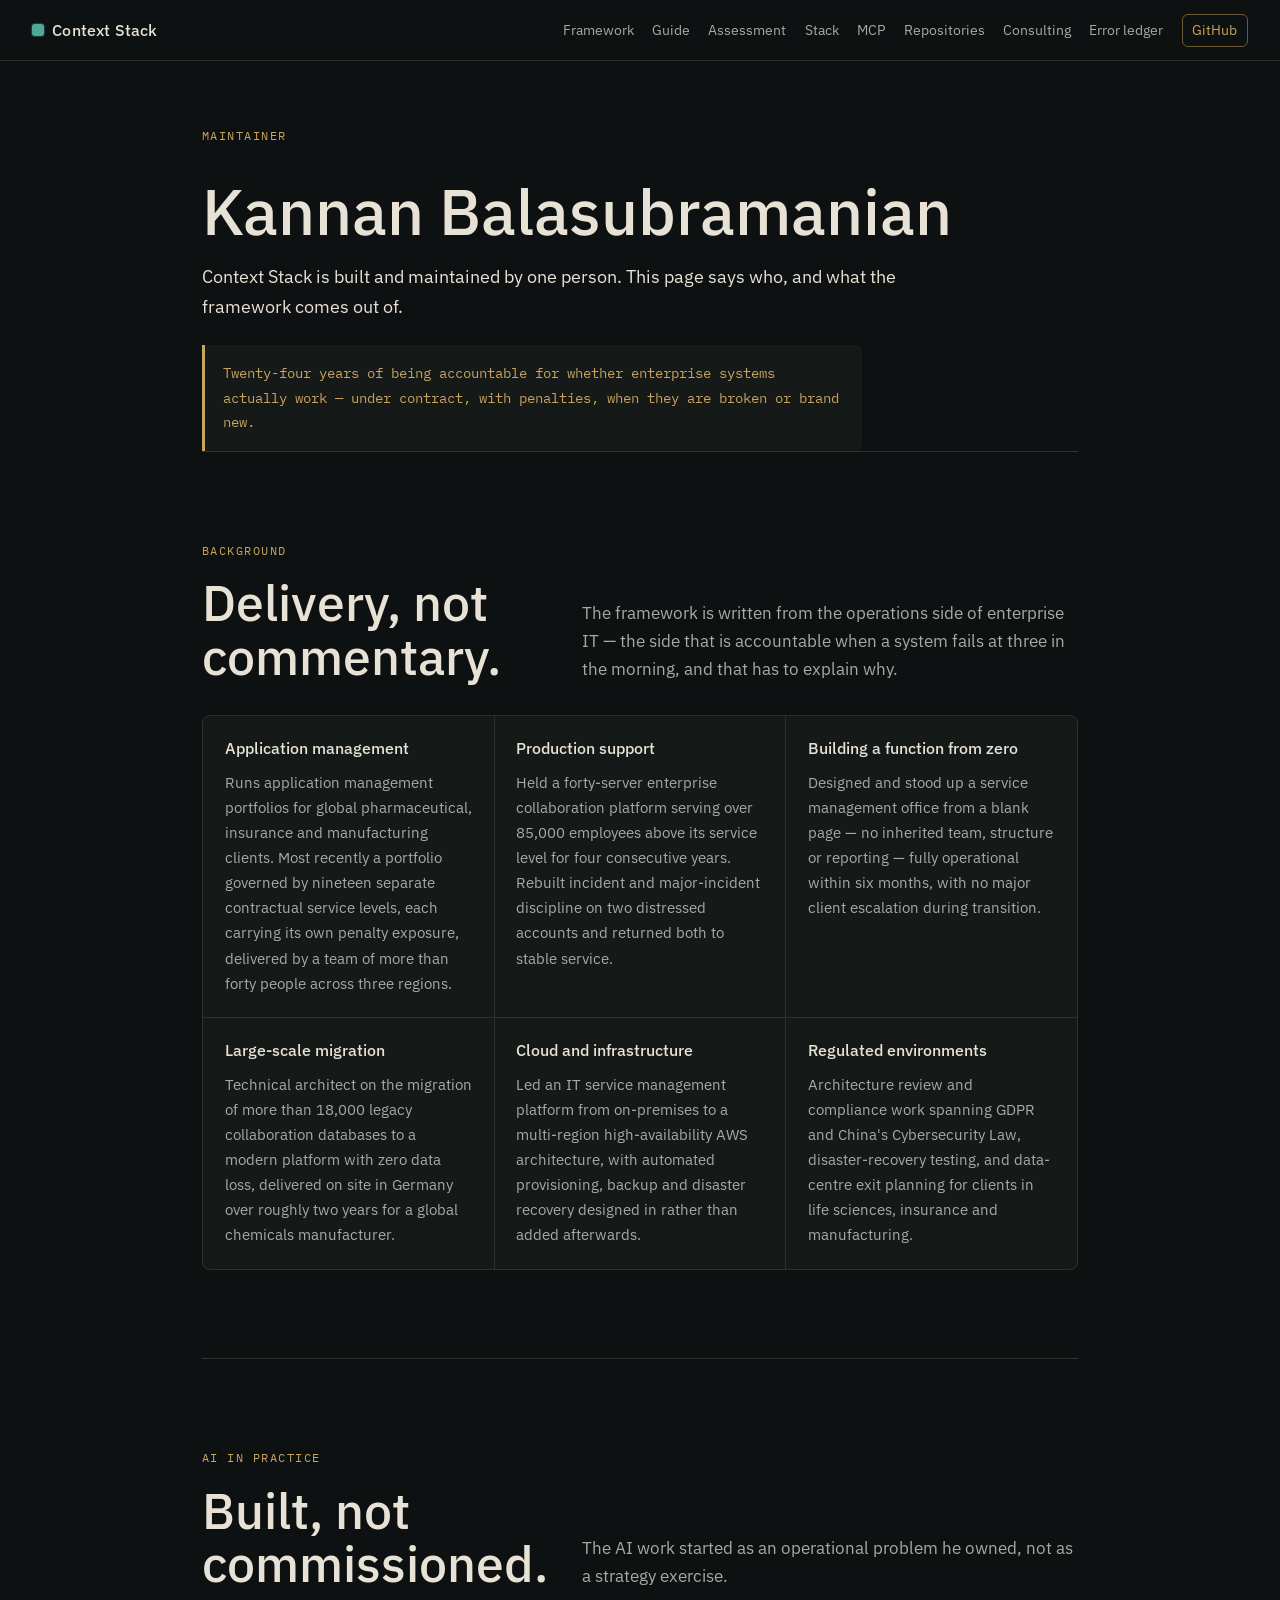
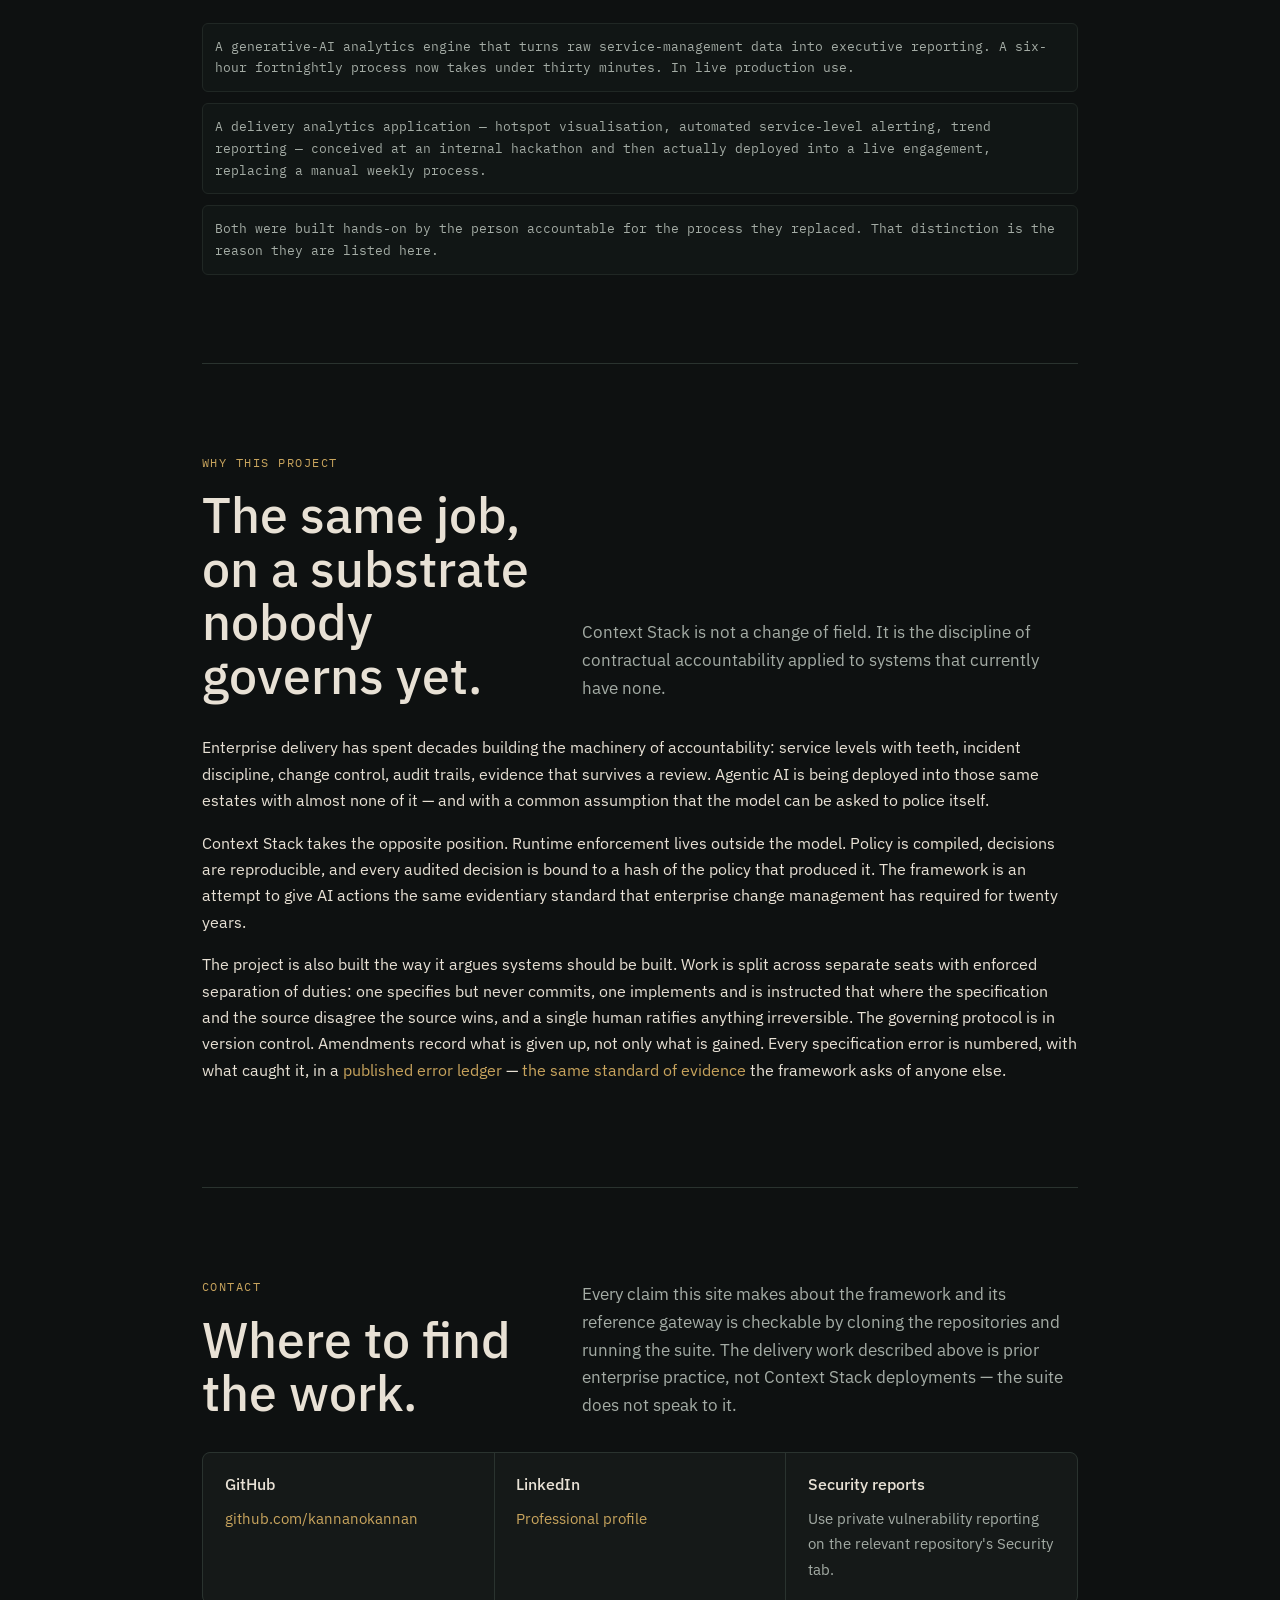
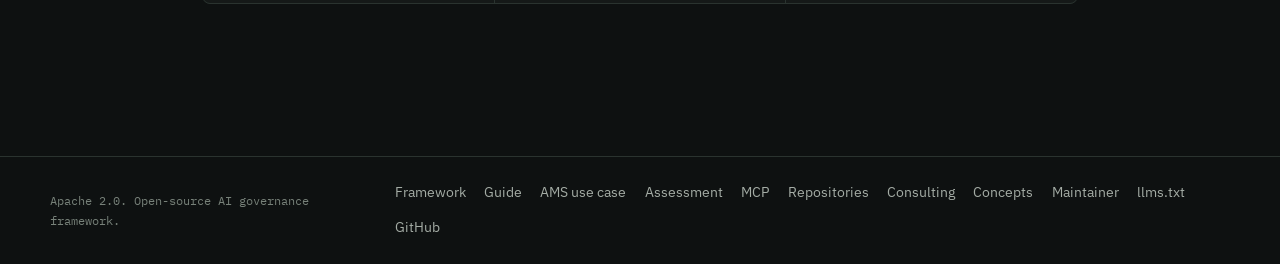
<file: maintainer.html>
<!DOCTYPE html>
<html lang="en">
<head>
<meta charset="UTF-8">
<meta name="viewport" content="width=device-width, initial-scale=1.0">
<title>Maintainer | Context Stack</title>
<meta name="description" content="Context Stack is built and maintained by Kannan Balasubramanian, an enterprise IT delivery practitioner with 24 years in application management, migration and production support.">
<meta name="robots" content="index,follow,max-snippet:-1,max-image-preview:large">
<meta name="author" content="Context Stack Project">
<meta name="keywords" content="Context Stack maintainer, AI governance practitioner, enterprise application management, service delivery, AI governance framework author">
<link rel="canonical" href="https://context-stack.org/maintainer.html">
<link rel="sitemap" type="application/xml" href="/sitemap.xml">
<link rel="alternate" type="text/plain" title="LLM discovery" href="/llms.txt">
<meta property="og:title" content="Maintainer | Context Stack">
<meta property="og:description" content="Who builds Context Stack, and the delivery background the framework comes out of.">
<meta property="og:image" content="https://context-stack.org/hero.png">
<meta property="og:url" content="https://context-stack.org/maintainer.html">
<meta property="og:type" content="profile">
<meta name="twitter:card" content="summary_large_image">
<link rel="icon" href="/favicon.svg" type="image/svg+xml">
<script type="application/ld+json">
{
  "@context": "https://schema.org",
  "@type": "ProfilePage",
  "url": "https://context-stack.org/maintainer.html",
  "inLanguage": "en",
  "mainEntity": {
    "@type": "Person",
    "@id": "https://context-stack.org/#maintainer",
    "name": "Kannan Balasubramanian",
    "jobTitle": "Maintainer, Context Stack",
    "description": "Enterprise IT delivery practitioner with 24 years in application management services, platform migration and production support across telecommunications, manufacturing, chemicals, pharmaceuticals and insurance.",
    "url": "https://context-stack.org/maintainer.html",
    "sameAs": [
      "https://github.com/kannanokannan",
      "https://www.linkedin.com/in/kannanokannan/"
    ],
    "knowsAbout": [
      "AI governance",
      "deterministic policy enforcement",
      "application management services",
      "enterprise platform migration",
      "production support and service level management"
    ]
  }
}
</script>
<link rel="preconnect" href="https://fonts.googleapis.com">
<link rel="preconnect" href="https://fonts.gstatic.com" crossorigin>
<link href="https://fonts.googleapis.com/css2?family=IBM+Plex+Mono:wght@400;500&family=IBM+Plex+Sans:wght@300;400;500&display=swap" rel="stylesheet">
<link rel="stylesheet" href="/assets/site.css">
</head>
<body>
<header class="site-header">
  <a class="brand" href="/" aria-label="Context Stack home"><span class="brand-mark"></span>Context Stack</a>
  <nav class="site-nav" aria-label="Primary">
    <a href="/#framework">Framework</a>
    <a href="/ai-governance-framework.html">Guide</a>
    <a href="/#assessment">Assessment</a>
    <a href="/#stack">Stack</a>
    <a href="/mcp/">MCP</a>
    <a href="/repositories.html">Repositories</a>
    <a href="/consulting.html">Consulting</a>
    <a href="/error-ledger.html">Error ledger</a>
    <a class="nav-emphasis" href="https://github.com/kannanokannan/context-stack" target="_blank" rel="noopener">GitHub</a>
  </nav>
</header>

<main class="page-narrow">
  <p class="eyebrow">Maintainer</p>
  <h1 class="page-title">Kannan Balasubramanian</h1>
  <p class="lead">Context Stack is built and maintained by one person. This page says who, and what the framework comes out of.</p>
  <div class="doctrine">Twenty-four years of being accountable for whether enterprise systems actually work — under contract, with penalties, when they are broken or brand new.</div>

  <section class="section">
    <div class="section-head">
      <div>
        <p class="eyebrow">Background</p>
        <h2>Delivery, not commentary.</h2>
      </div>
      <p class="section-lede">The framework is written from the operations side of enterprise IT — the side that is accountable when a system fails at three in the morning, and that has to explain why.</p>
    </div>
    <div class="grid-3">
      <div class="panel">
        <h3>Application management</h3>
        <p>Runs application management portfolios for global pharmaceutical, insurance and manufacturing clients. Most recently a portfolio governed by nineteen separate contractual service levels, each carrying its own penalty exposure, delivered by a team of more than forty people across three regions.</p>
      </div>
      <div class="panel">
        <h3>Production support</h3>
        <p>Held a forty-server enterprise collaboration platform serving over 85,000 employees above its service level for four consecutive years. Rebuilt incident and major-incident discipline on two distressed accounts and returned both to stable service.</p>
      </div>
      <div class="panel">
        <h3>Building a function from zero</h3>
        <p>Designed and stood up a service management office from a blank page — no inherited team, structure or reporting — fully operational within six months, with no major client escalation during transition.</p>
      </div>
      <div class="panel">
        <h3>Large-scale migration</h3>
        <p>Technical architect on the migration of more than 18,000 legacy collaboration databases to a modern platform with zero data loss, delivered on site in Germany over roughly two years for a global chemicals manufacturer.</p>
      </div>
      <div class="panel">
        <h3>Cloud and infrastructure</h3>
        <p>Led an IT service management platform from on-premises to a multi-region high-availability AWS architecture, with automated provisioning, backup and disaster recovery designed in rather than added afterwards.</p>
      </div>
      <div class="panel">
        <h3>Regulated environments</h3>
        <p>Architecture review and compliance work spanning GDPR and China's Cybersecurity Law, disaster-recovery testing, and data-centre exit planning for clients in life sciences, insurance and manufacturing.</p>
      </div>
    </div>
  </section>

  <section class="section">
    <div class="section-head">
      <div>
        <p class="eyebrow">AI in practice</p>
        <h2>Built, not commissioned.</h2>
      </div>
      <p class="section-lede">The AI work started as an operational problem he owned, not as a strategy exercise.</p>
    </div>
    <ul class="boundary-list">
      <li>A generative-AI analytics engine that turns raw service-management data into executive reporting. A six-hour fortnightly process now takes under thirty minutes. In live production use.</li>
      <li>A delivery analytics application — hotspot visualisation, automated service-level alerting, trend reporting — conceived at an internal hackathon and then actually deployed into a live engagement, replacing a manual weekly process.</li>
      <li>Both were built hands-on by the person accountable for the process they replaced. That distinction is the reason they are listed here.</li>
    </ul>
  </section>

  <section class="section">
    <div class="section-head">
      <div>
        <p class="eyebrow">Why this project</p>
        <h2>The same job, on a substrate nobody governs yet.</h2>
      </div>
      <p class="section-lede">Context Stack is not a change of field. It is the discipline of contractual accountability applied to systems that currently have none.</p>
    </div>
    <p>Enterprise delivery has spent decades building the machinery of accountability: service levels with teeth, incident discipline, change control, audit trails, evidence that survives a review. Agentic AI is being deployed into those same estates with almost none of it — and with a common assumption that the model can be asked to police itself.</p>
    <p>Context Stack takes the opposite position. Runtime enforcement lives outside the model. Policy is compiled, decisions are reproducible, and every audited decision is bound to a hash of the policy that produced it. The framework is an attempt to give AI actions the same evidentiary standard that enterprise change management has required for twenty years.</p>
    <p>The project is also built the way it argues systems should be built. Work is split across separate seats with enforced separation of duties: one specifies but never commits, one implements and is instructed that where the specification and the source disagree the source wins, and a single human ratifies anything irreversible. The governing protocol is in version control. Amendments record what is given up, not only what is gained. Every specification error is numbered, with what caught it, in a <a href="/error-ledger.html">published error ledger</a> — <a href="/ai-governance.html#standards-constraints">the same standard of evidence</a> the framework asks of anyone else.</p>
  </section>

  <section class="section">
    <div class="section-head">
      <div>
        <p class="eyebrow">Contact</p>
        <h2>Where to find the work.</h2>
      </div>
      <p class="section-lede">Every claim this site makes about the framework and its reference gateway is checkable by cloning the repositories and running the suite. The delivery work described above is prior enterprise practice, not Context Stack deployments — the suite does not speak to it.</p>
    </div>
    <div class="grid-3">
      <div class="panel">
        <h3>GitHub</h3>
        <p><a href="https://github.com/kannanokannan" target="_blank" rel="noopener">github.com/kannanokannan</a></p>
      </div>
      <div class="panel">
        <h3>LinkedIn</h3>
        <p><a href="https://www.linkedin.com/in/kannanokannan/" target="_blank" rel="noopener">Professional profile</a></p>
      </div>
      <div class="panel">
        <h3>Security reports</h3>
        <p>Use private vulnerability reporting on the relevant repository's Security tab.</p>
      </div>
    </div>
  </section>
</main>

<footer class="site-footer">
  <div class="footer-inner">
    <p class="footer-note">Apache 2.0. Open-source AI governance framework.</p>
    <nav class="footer-links" aria-label="Footer">
      <a href="/#framework">Framework</a>
      <a href="/ai-governance-framework.html">Guide</a>
      <a href="/use-case-ams-ticket-agent.html">AMS use case</a>
      <a href="/#assessment">Assessment</a>
      <a href="/mcp/">MCP</a>
      <a href="/repositories.html">Repositories</a>
      <a href="/consulting.html">Consulting</a>
      <a href="/ai-governance.html">Concepts</a>
      <a href="/maintainer.html">Maintainer</a>
      <a href="/llms.txt">llms.txt</a>
      <a href="https://github.com/kannanokannan/context-stack" target="_blank" rel="noopener">GitHub</a>
    </nav>
  </div>
</footer>
</body>
</html>
</file>
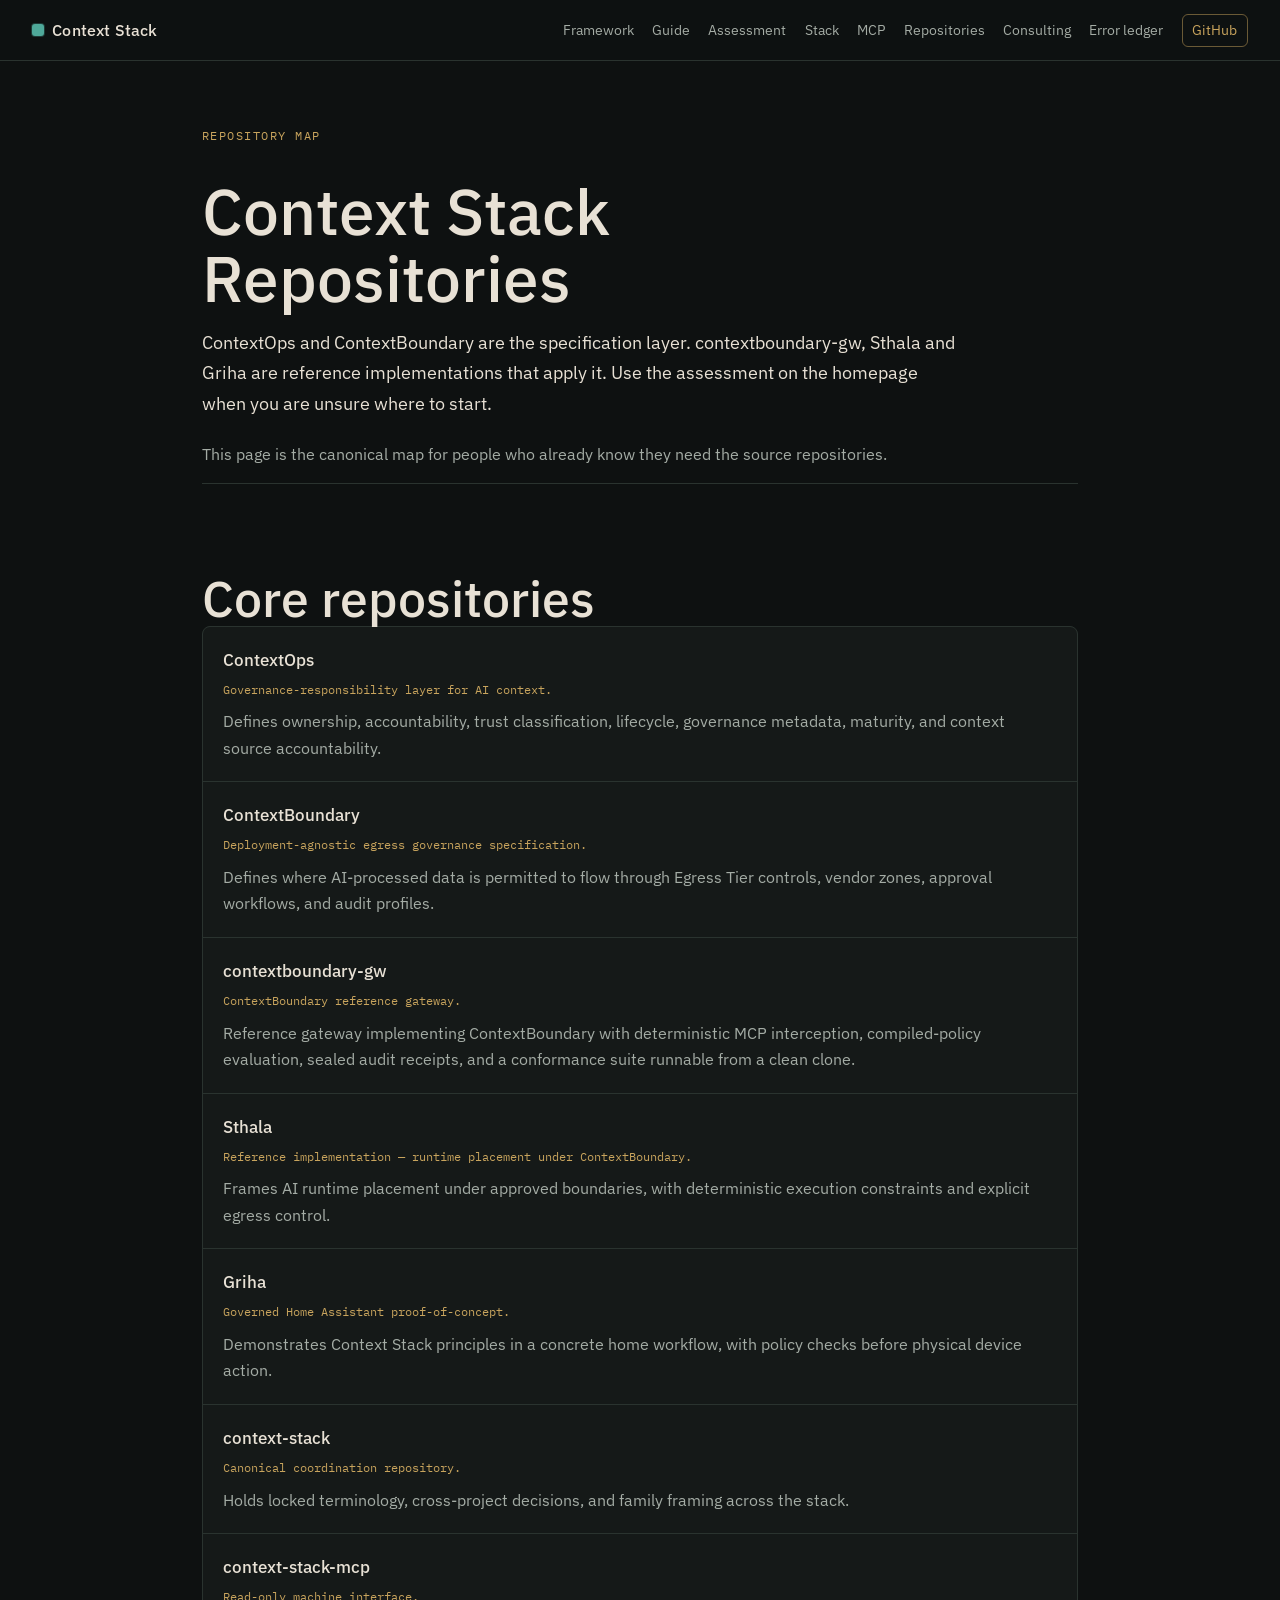
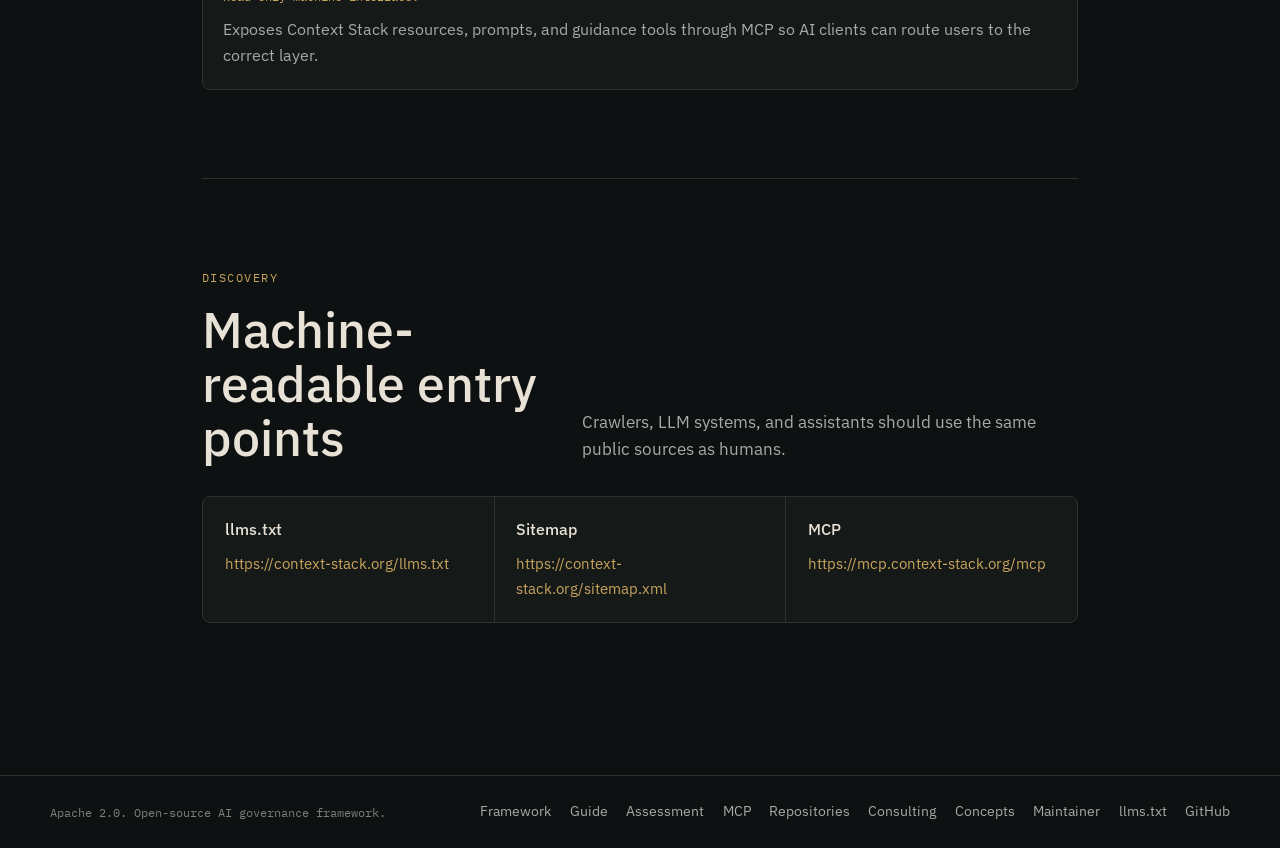
<file: repositories.html>
<!DOCTYPE html>
<html lang="en">
<head>
<meta charset="UTF-8">
<meta name="viewport" content="width=device-width, initial-scale=1.0">
<title>Repositories | Context Stack</title>
<meta name="description" content="Canonical repository map for Context Stack: ContextOps, ContextBoundary, Sthala, Griha, context-stack, and context-stack-mcp.">
<meta name="robots" content="index,follow,max-snippet:-1,max-image-preview:large">
<meta name="keywords" content="ContextOps, ContextBoundary, Egress Tier, MCP access, Sthala, Griha, context-stack, AI governance repositories, open-source AI governance">
<link rel="canonical" href="https://context-stack.org/repositories.html">
<link rel="icon" href="/favicon.svg" type="image/svg+xml">
<link rel="alternate" type="text/plain" title="LLM discovery" href="/llms.txt">
<meta property="og:title" content="Repositories | Context Stack">
<meta property="og:description" content="Repository map for the open-source Context Stack AI governance framework.">
<meta property="og:image" content="https://context-stack.org/hero.png">
<meta property="og:url" content="https://context-stack.org/repositories.html">
<meta property="og:type" content="website">
<meta name="twitter:card" content="summary_large_image">
<script type="application/ld+json">
{
  "@context": "https://schema.org",
  "@type": "CollectionPage",
  "name": "Context Stack Repositories",
  "description": "Canonical repository map for the open-source Context Stack.",
  "url": "https://context-stack.org/repositories.html",
  "mainEntity": {
    "@type": "ItemList",
    "itemListElement": [
      {
        "@type": "SoftwareSourceCode",
        "position": 1,
        "name": "ContextOps",
        "url": "https://github.com/kannanokannan/ContextOps",
        "description": "Governance-responsibility layer for AI context ownership, lifecycle, trust classification, and accountability."
      },
      {
        "@type": "SoftwareSourceCode",
        "position": 2,
        "name": "ContextBoundary",
        "url": "https://github.com/kannanokannan/ContextBoundary",
        "description": "Deployment-agnostic egress governance specification for Egress Tier controls and audit boundaries."
      },
      {
        "@type": "SoftwareSourceCode",
        "position": 3,
        "name": "contextboundary-gw",
        "url": "https://github.com/kannanokannan/contextboundary-gw",
        "description": "Reference gateway implementing ContextBoundary with deterministic MCP interception, compiled-policy evaluation, sealed audit receipts, and a conformance suite runnable from a clean clone."
      },
      {
        "@type": "SoftwareSourceCode",
        "position": 4,
        "name": "Sthala",
        "url": "https://github.com/kannanokannan/Sthala",
        "description": "Reference implementation of governed AI runtime placement under ContextBoundary."
      },
      {
        "@type": "SoftwareSourceCode",
        "position": 5,
        "name": "Griha",
        "url": "https://github.com/kannanokannan/Griha",
        "description": "Governed Home Assistant proof-of-concept demonstrating Context Stack principles in a concrete home workflow."
      },
      {
        "@type": "SoftwareSourceCode",
        "position": 6,
        "name": "context-stack",
        "url": "https://github.com/kannanokannan/context-stack",
        "description": "Canonical coordination repository for locked terminology, cross-project decisions, and family framing."
      },
      {
        "@type": "SoftwareSourceCode",
        "position": 7,
        "name": "context-stack-mcp",
        "url": "https://github.com/kannanokannan/context-stack-mcp",
        "description": "Read-only machine interface exposing Context Stack resources, prompts, and guidance tools through MCP."
      }
    ]
  }
}
</script>
<link rel="preconnect" href="https://fonts.googleapis.com">
<link rel="preconnect" href="https://fonts.gstatic.com" crossorigin>
<link href="https://fonts.googleapis.com/css2?family=IBM+Plex+Mono:wght@400;500&family=IBM+Plex+Sans:wght@300;400;500&display=swap" rel="stylesheet">
<link rel="stylesheet" href="/assets/site.css">
</head>
<body>
<header class="site-header">
  <a class="brand" href="/" aria-label="Context Stack home"><span class="brand-mark"></span>Context Stack</a>
  <nav class="site-nav" aria-label="Primary">
    <a href="/#framework">Framework</a>
    <a href="/ai-governance-framework.html">Guide</a>
    <a href="/#assessment">Assessment</a>
    <a href="/#stack">Stack</a>
    <a href="/mcp/">MCP</a>
    <a href="/repositories.html">Repositories</a>
    <a href="/consulting.html">Consulting</a>
    <a href="/error-ledger.html">Error ledger</a>
    <a class="nav-emphasis" href="https://github.com/kannanokannan/context-stack" target="_blank" rel="noopener">GitHub</a>
  </nav>
</header>

<main class="page-narrow">
  <p class="eyebrow">Repository map</p>
  <h1 class="page-title">Context Stack Repositories</h1>
  <p class="lead">ContextOps and ContextBoundary are the specification layer. contextboundary-gw, Sthala and Griha are reference implementations that apply it. Use the assessment on the homepage when you are unsure where to start.</p>
  <p class="text-muted">This page is the canonical map for people who already know they need the source repositories.</p>

  <section class="section">
    <h2>Core repositories</h2>
    <ul class="repo-list">
      <li>
        <a href="https://github.com/kannanokannan/ContextOps" target="_blank" rel="noopener">ContextOps</a>
        <span class="summary">Governance-responsibility layer for AI context.</span>
        <p class="details">Defines ownership, accountability, trust classification, lifecycle, governance metadata, maturity, and context source accountability.</p>
      </li>
      <li>
        <a href="https://github.com/kannanokannan/ContextBoundary" target="_blank" rel="noopener">ContextBoundary</a>
        <span class="summary">Deployment-agnostic egress governance specification.</span>
        <p class="details">Defines where AI-processed data is permitted to flow through Egress Tier controls, vendor zones, approval workflows, and audit profiles.</p>
      </li>
      <li>
        <a href="https://github.com/kannanokannan/contextboundary-gw" target="_blank" rel="noopener">contextboundary-gw</a>
        <span class="summary">ContextBoundary reference gateway.</span>
        <p class="details">Reference gateway implementing ContextBoundary with deterministic MCP interception, compiled-policy evaluation, sealed audit receipts, and a conformance suite runnable from a clean clone.</p>
      </li>
      <li>
        <a href="https://github.com/kannanokannan/Sthala" target="_blank" rel="noopener">Sthala</a>
        <span class="summary">Reference implementation — runtime placement under ContextBoundary.</span>
        <p class="details">Frames AI runtime placement under approved boundaries, with deterministic execution constraints and explicit egress control.</p>
      </li>
      <li>
        <a href="https://github.com/kannanokannan/Griha" target="_blank" rel="noopener">Griha</a>
        <span class="summary">Governed Home Assistant proof-of-concept.</span>
        <p class="details">Demonstrates Context Stack principles in a concrete home workflow, with policy checks before physical device action.</p>
      </li>
      <li>
        <a href="https://github.com/kannanokannan/context-stack" target="_blank" rel="noopener">context-stack</a>
        <span class="summary">Canonical coordination repository.</span>
        <p class="details">Holds locked terminology, cross-project decisions, and family framing across the stack.</p>
      </li>
      <li>
        <a href="https://github.com/kannanokannan/context-stack-mcp" target="_blank" rel="noopener">context-stack-mcp</a>
        <span class="summary">Read-only machine interface.</span>
        <p class="details">Exposes Context Stack resources, prompts, and guidance tools through MCP so AI clients can route users to the correct layer.</p>
      </li>
    </ul>
  </section>

  <section class="section">
    <div class="section-head">
      <div>
        <p class="eyebrow">Discovery</p>
        <h2>Machine-readable entry points</h2>
      </div>
      <p class="section-lede">Crawlers, LLM systems, and assistants should use the same public sources as humans.</p>
    </div>
    <div class="grid-3">
      <div class="panel">
        <h3>llms.txt</h3>
        <p><a href="/llms.txt">https://context-stack.org/llms.txt</a></p>
      </div>
      <div class="panel">
        <h3>Sitemap</h3>
        <p><a href="/sitemap.xml">https://context-stack.org/sitemap.xml</a></p>
      </div>
      <div class="panel">
        <h3>MCP</h3>
        <p><a href="/mcp/">https://mcp.context-stack.org/mcp</a></p>
      </div>
    </div>
  </section>
</main>

<footer class="site-footer">
  <div class="footer-inner">
    <p class="footer-note">Apache 2.0. Open-source AI governance framework.</p>
    <nav class="footer-links" aria-label="Footer">
      <a href="/#framework">Framework</a>
      <a href="/ai-governance-framework.html">Guide</a>
      <a href="/#assessment">Assessment</a>
      <a href="/mcp/">MCP</a>
      <a href="/repositories.html">Repositories</a>
      <a href="/consulting.html">Consulting</a>
      <a href="/ai-governance.html">Concepts</a>
      <a href="/maintainer.html">Maintainer</a>
      <a href="/llms.txt">llms.txt</a>
      <a href="https://github.com/kannanokannan/context-stack" target="_blank" rel="noopener">GitHub</a>
    </nav>
  </div>
</footer>
</body>
</html>
</file>
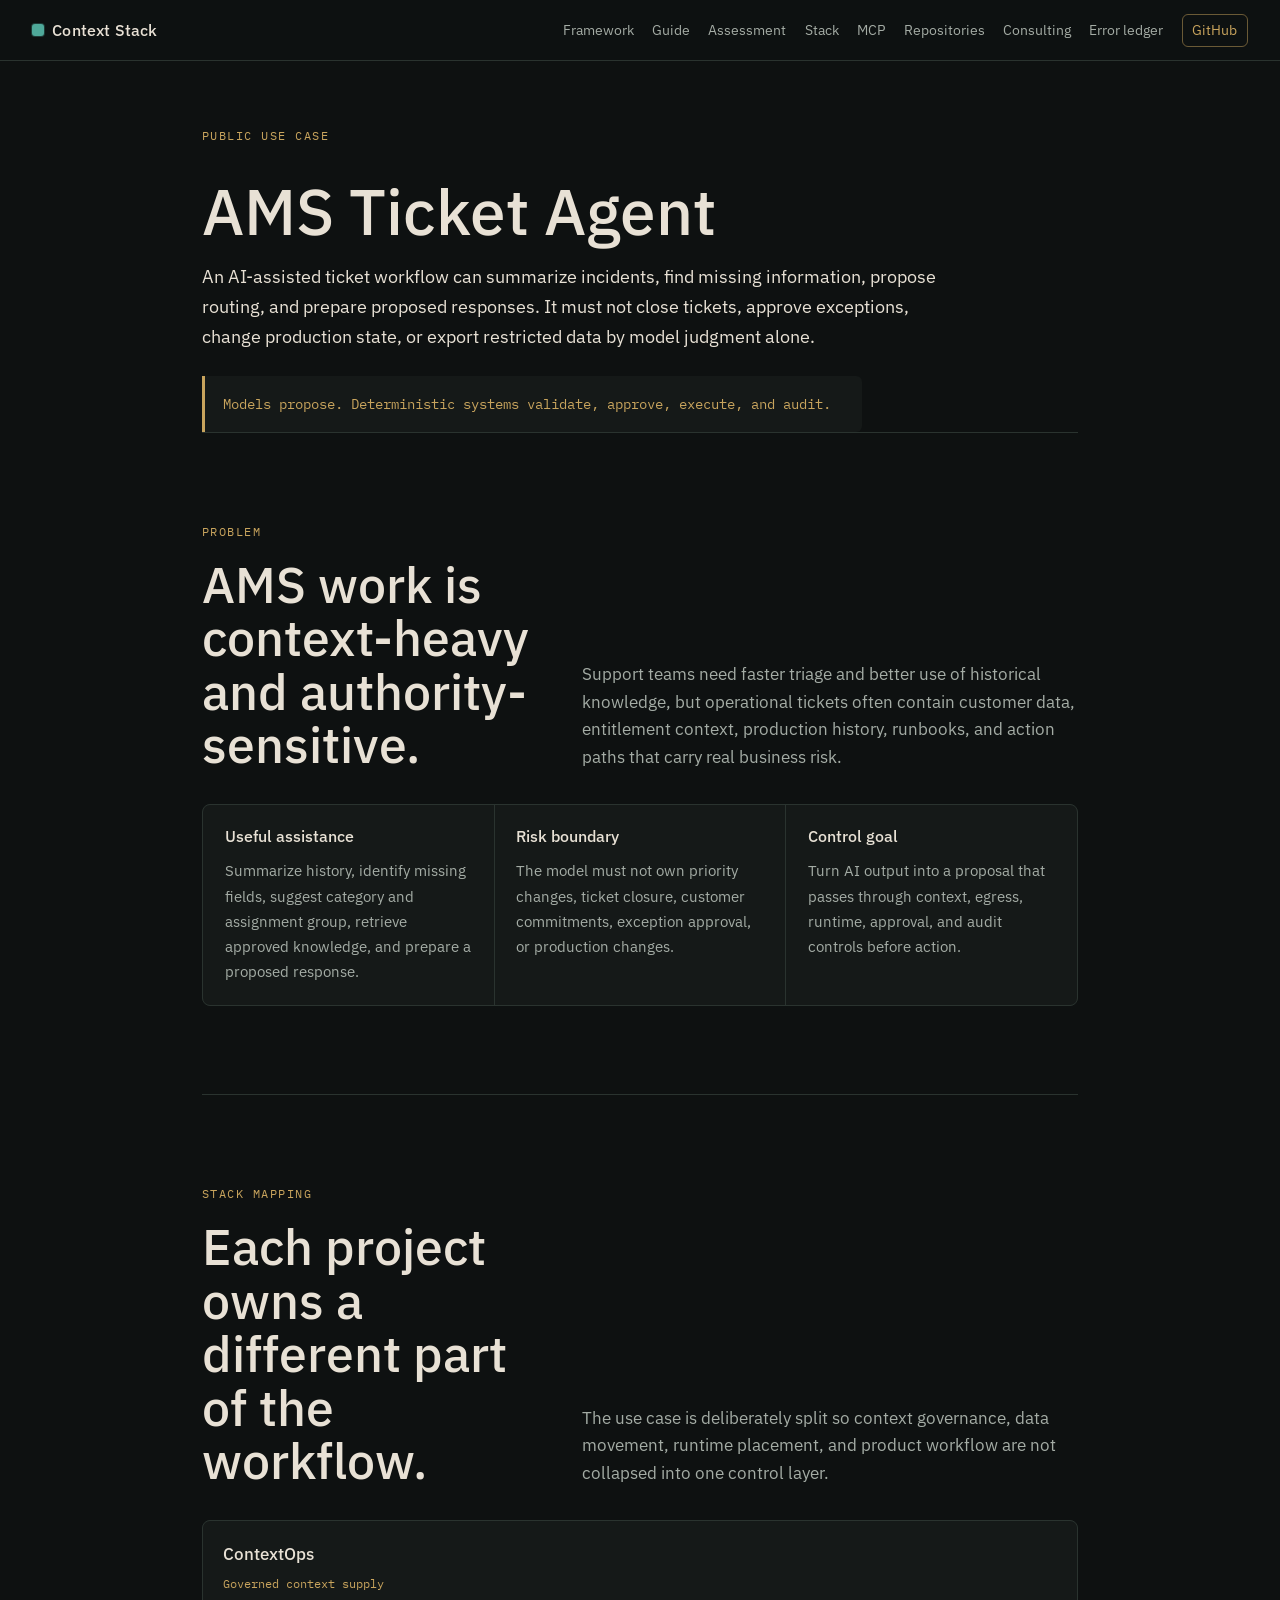
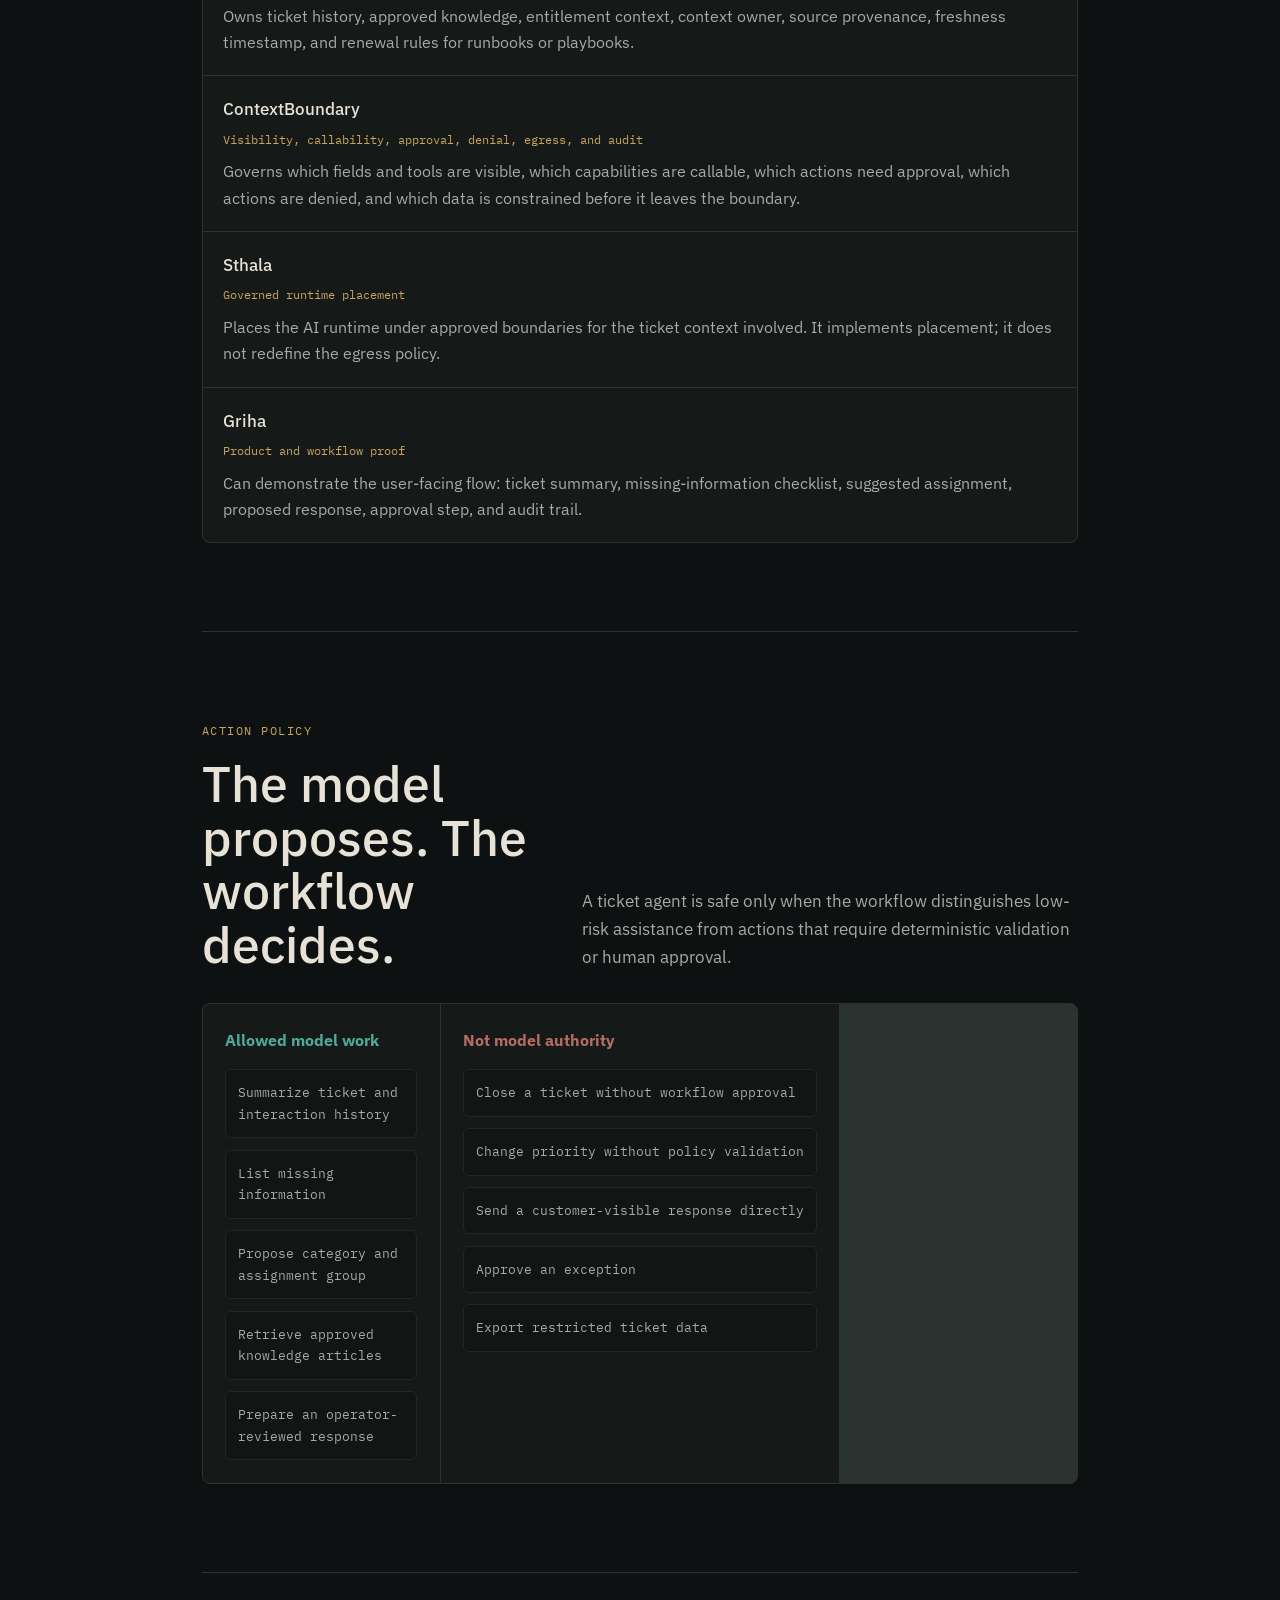
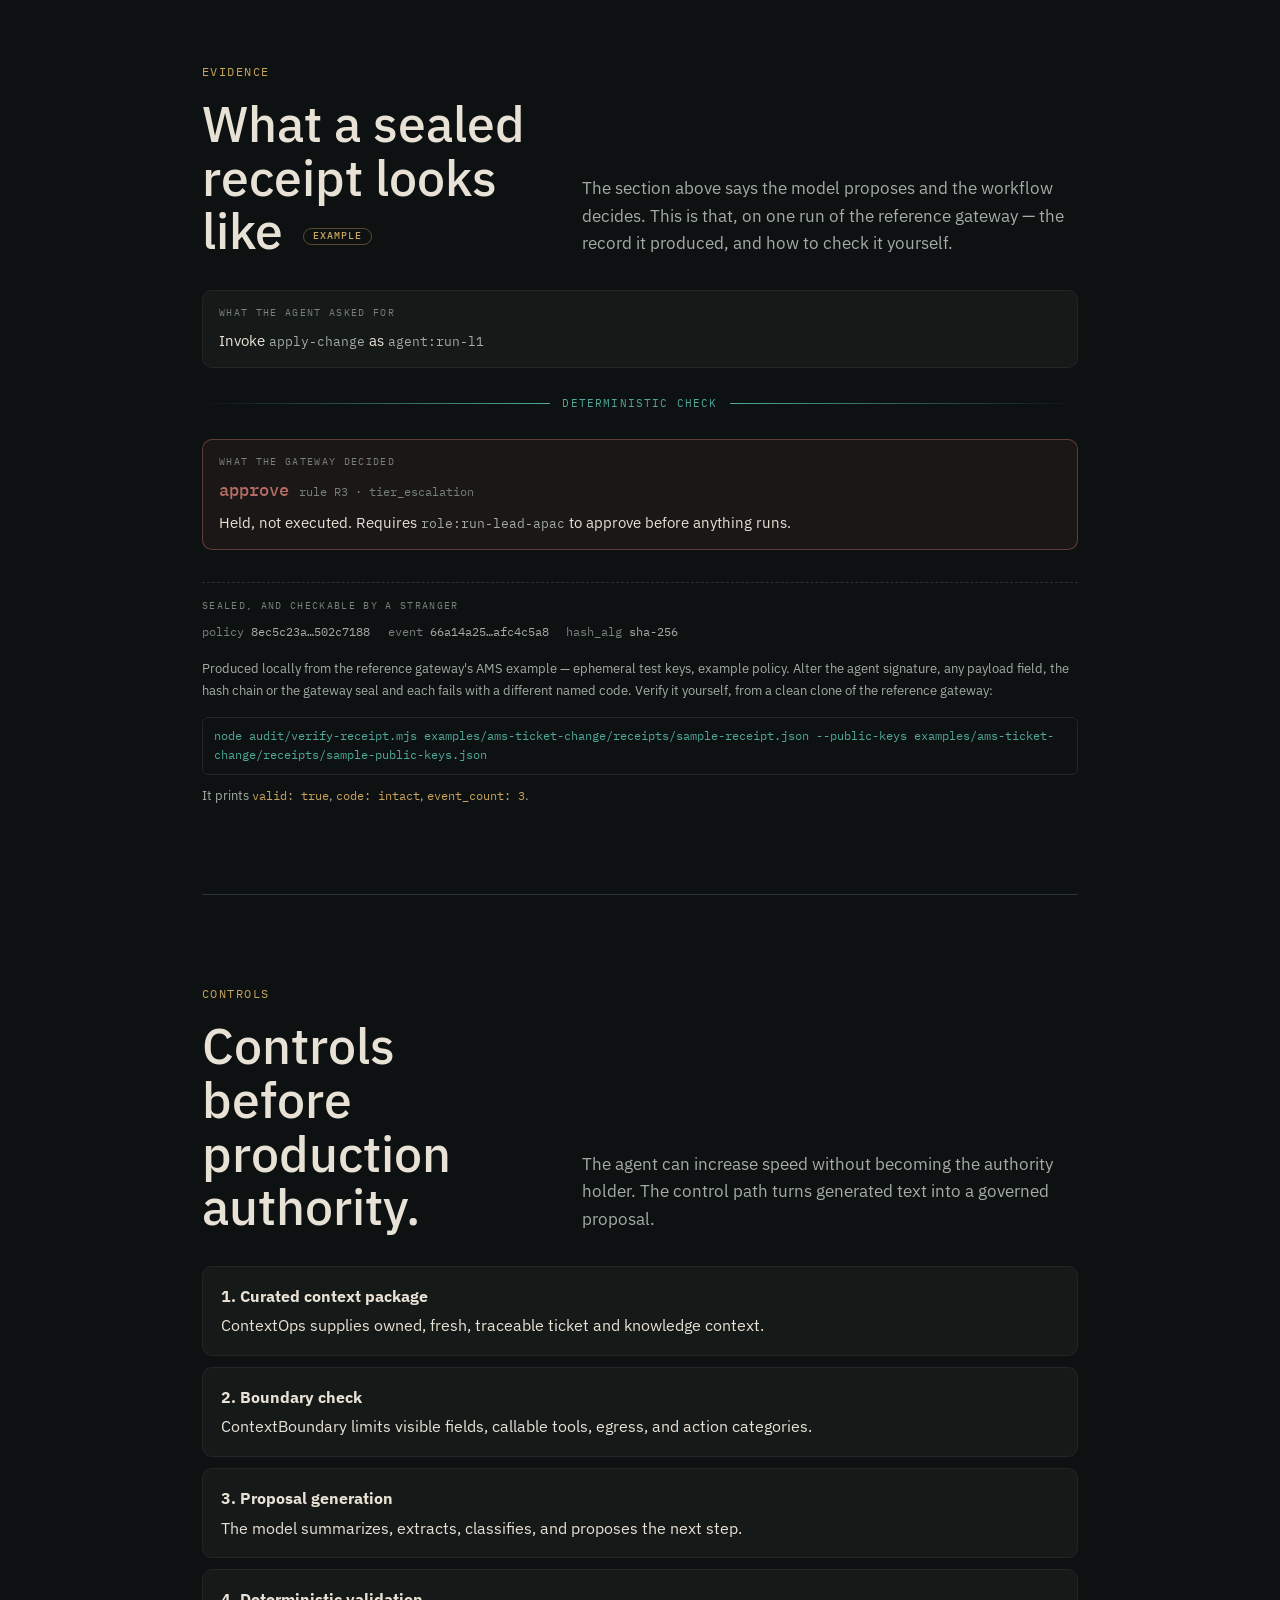
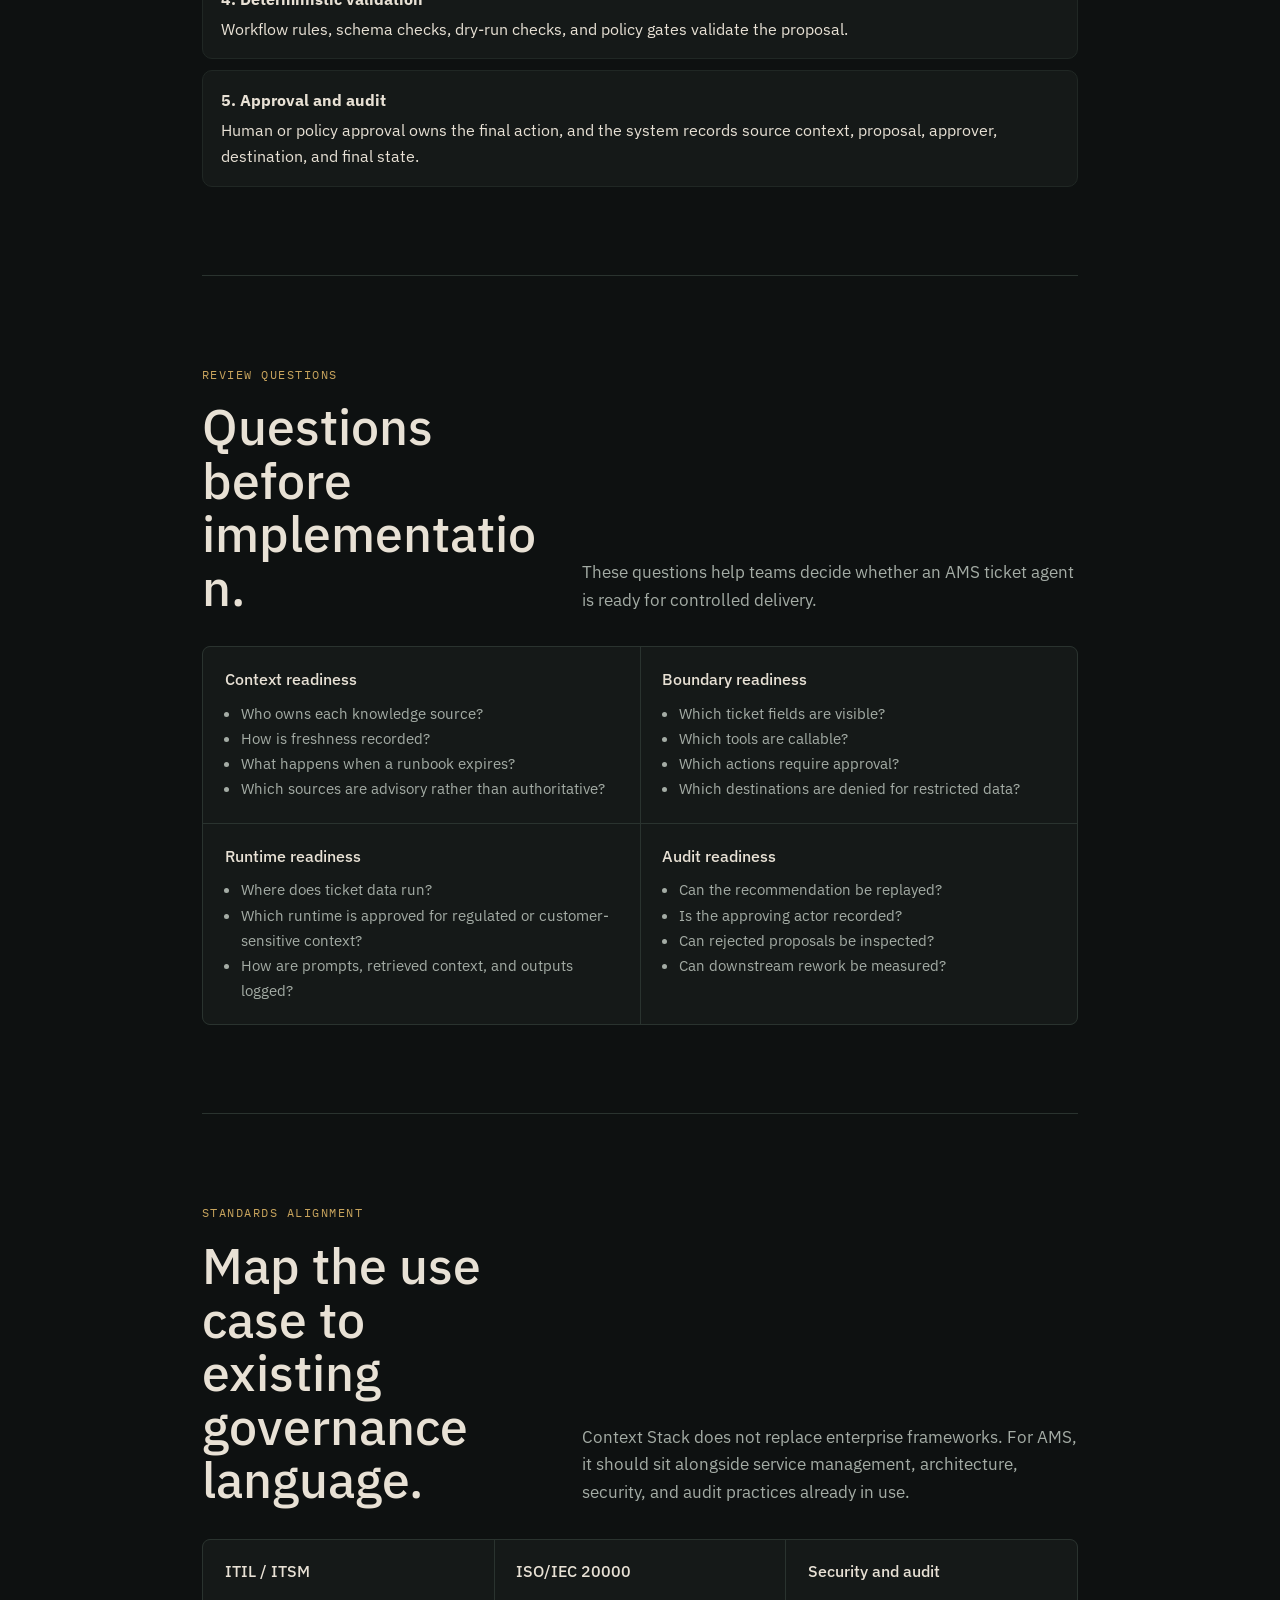
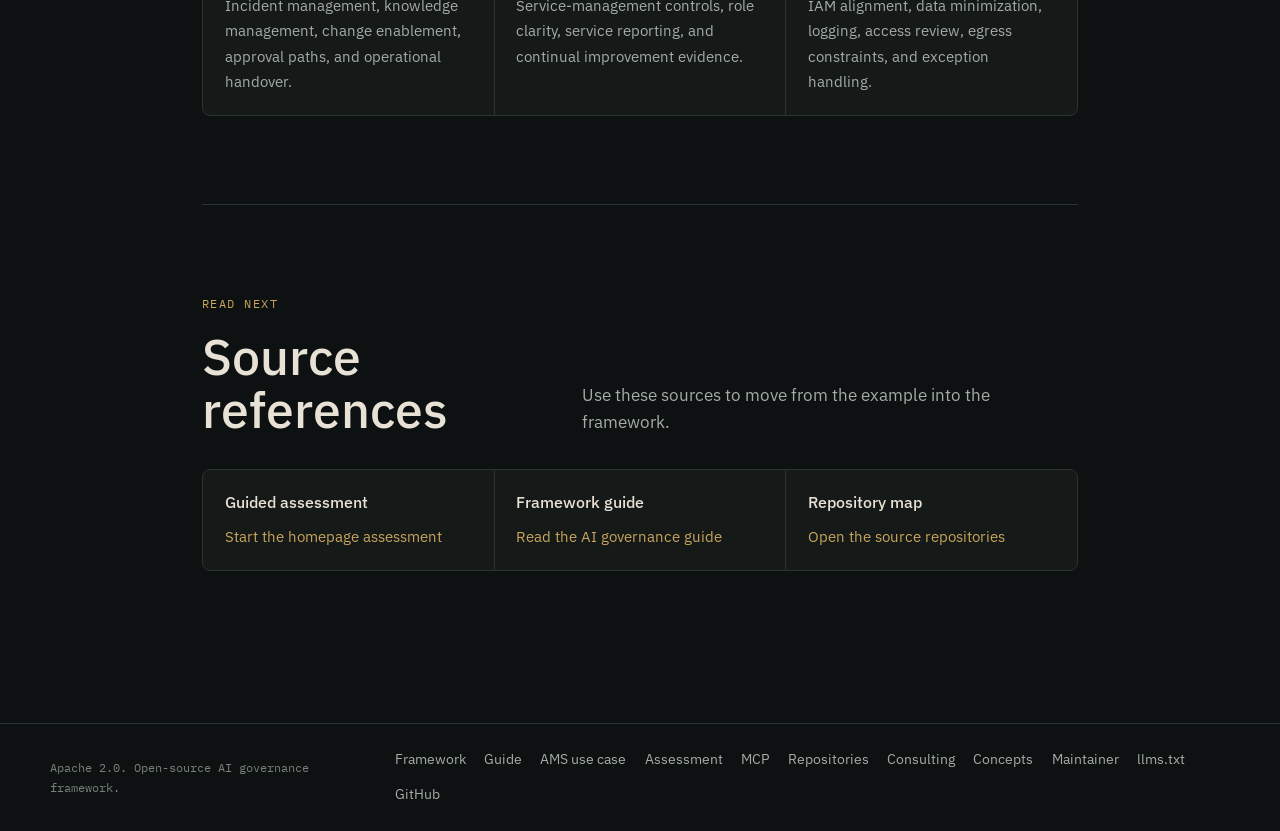
<file: use-case-ams-ticket-agent.html>
<!DOCTYPE html>
<html lang="en">
<head>
<meta charset="UTF-8">
<meta name="viewport" content="width=device-width, initial-scale=1.0">
<title>AMS Ticket Agent Use Case | Context Stack</title>
<meta name="description" content="Public Context Stack use case for governing an AMS ticket agent with context ownership, egress boundaries, runtime placement, deterministic approval, and audit.">
<meta name="robots" content="index,follow,max-snippet:-1,max-image-preview:large">
<meta name="author" content="Context Stack Project">
<meta name="keywords" content="AMS ticket agent, AI governance use case, ContextOps, ContextBoundary, Sthala, Griha, ITSM AI governance, deterministic approval">
<link rel="canonical" href="https://context-stack.org/use-case-ams-ticket-agent.html">
<link rel="sitemap" type="application/xml" href="/sitemap.xml">
<link rel="alternate" type="text/plain" title="LLM discovery" href="/llms.txt">
<meta property="og:title" content="AMS Ticket Agent Use Case | Context Stack">
<meta property="og:description" content="How Context Stack governs an AI-assisted AMS ticket workflow without giving the model execution authority.">
<meta property="og:image" content="https://context-stack.org/hero.png">
<meta property="og:url" content="https://context-stack.org/use-case-ams-ticket-agent.html">
<meta property="og:type" content="article">
<meta name="twitter:card" content="summary_large_image">
<link rel="icon" href="/favicon.svg" type="image/svg+xml">
<script type="application/ld+json">
{
  "@context": "https://schema.org",
  "@type": "TechArticle",
  "headline": "AMS Ticket Agent Use Case",
  "description": "A public Context Stack use case for governing an AI-assisted AMS ticket workflow.",
  "url": "https://context-stack.org/use-case-ams-ticket-agent.html",
  "inLanguage": "en",
  "author": {
    "@type": "Organization",
    "name": "Context Stack Project",
    "url": "https://context-stack.org/"
  },
  "publisher": {
    "@type": "Organization",
    "name": "Context Stack Project",
    "url": "https://context-stack.org/"
  },
  "license": "https://www.apache.org/licenses/LICENSE-2.0",
  "keywords": [
    "AMS ticket agent",
    "AI governance use case",
    "ContextOps",
    "ContextBoundary",
    "Sthala",
    "ITSM AI governance"
  ]
}
</script>
<link rel="preconnect" href="https://fonts.googleapis.com">
<link rel="preconnect" href="https://fonts.gstatic.com" crossorigin>
<link href="https://fonts.googleapis.com/css2?family=IBM+Plex+Mono:wght@400;500&family=IBM+Plex+Sans:wght@300;400;500&display=swap" rel="stylesheet">
<link rel="stylesheet" href="/assets/site.css?v=20260614">
</head>
<body>
<header class="site-header">
  <a class="brand" href="/" aria-label="Context Stack home"><span class="brand-mark"></span>Context Stack</a>
  <nav class="site-nav" aria-label="Primary">
    <a href="/#framework">Framework</a>
    <a href="/ai-governance-framework.html">Guide</a>
    <a href="/#assessment">Assessment</a>
    <a href="/#stack">Stack</a>
    <a href="/mcp/">MCP</a>
    <a href="/repositories.html">Repositories</a>
    <a href="/consulting.html">Consulting</a>
    <a href="/error-ledger.html">Error ledger</a>
    <a class="nav-emphasis" href="https://github.com/kannanokannan/context-stack" target="_blank" rel="noopener">GitHub</a>
  </nav>
</header>

<main class="page-narrow">
  <p class="eyebrow">Public use case</p>
  <h1 class="page-title">AMS Ticket Agent</h1>
  <p class="lead">An AI-assisted ticket workflow can summarize incidents, find missing information, propose routing, and prepare proposed responses. It must not close tickets, approve exceptions, change production state, or export restricted data by model judgment alone.</p>
  <div class="doctrine">Models propose. Deterministic systems validate, approve, execute, and audit.</div>

  <section class="section">
    <div class="section-head">
      <div>
        <p class="eyebrow">Problem</p>
        <h2>AMS work is context-heavy and authority-sensitive.</h2>
      </div>
      <p class="section-lede">Support teams need faster triage and better use of historical knowledge, but operational tickets often contain customer data, entitlement context, production history, runbooks, and action paths that carry real business risk.</p>
    </div>
    <div class="grid-3">
      <div class="panel">
        <h3>Useful assistance</h3>
        <p>Summarize history, identify missing fields, suggest category and assignment group, retrieve approved knowledge, and prepare a proposed response.</p>
      </div>
      <div class="panel">
        <h3>Risk boundary</h3>
        <p>The model must not own priority changes, ticket closure, customer commitments, exception approval, or production changes.</p>
      </div>
      <div class="panel">
        <h3>Control goal</h3>
        <p>Turn AI output into a proposal that passes through context, egress, runtime, approval, and audit controls before action.</p>
      </div>
    </div>
  </section>

  <section class="section">
    <div class="section-head">
      <div>
        <p class="eyebrow">Stack mapping</p>
        <h2>Each project owns a different part of the workflow.</h2>
      </div>
      <p class="section-lede">The use case is deliberately split so context governance, data movement, runtime placement, and product workflow are not collapsed into one control layer.</p>
    </div>
    <ul class="stack-list">
      <li>
        <a href="https://github.com/kannanokannan/ContextOps" target="_blank" rel="noopener">ContextOps</a>
        <span class="summary">Governed context supply</span>
        <p class="details">Owns ticket history, approved knowledge, entitlement context, context owner, source provenance, freshness timestamp, and renewal rules for runbooks or playbooks.</p>
      </li>
      <li>
        <a href="https://github.com/kannanokannan/ContextBoundary" target="_blank" rel="noopener">ContextBoundary</a>
        <span class="summary">Visibility, callability, approval, denial, egress, and audit</span>
        <p class="details">Governs which fields and tools are visible, which capabilities are callable, which actions need approval, which actions are denied, and which data is constrained before it leaves the boundary.</p>
      </li>
      <li>
        <a href="https://github.com/kannanokannan/Sthala" target="_blank" rel="noopener">Sthala</a>
        <span class="summary">Governed runtime placement</span>
        <p class="details">Places the AI runtime under approved boundaries for the ticket context involved. It implements placement; it does not redefine the egress policy.</p>
      </li>
      <li>
        <a href="https://github.com/kannanokannan/Griha" target="_blank" rel="noopener">Griha</a>
        <span class="summary">Product and workflow proof</span>
        <p class="details">Can demonstrate the user-facing flow: ticket summary, missing-information checklist, suggested assignment, proposed response, approval step, and audit trail.</p>
      </li>
    </ul>
  </section>

  <section class="section">
    <div class="section-head">
      <div>
        <p class="eyebrow">Action policy</p>
        <h2>The model proposes. The workflow decides.</h2>
      </div>
      <p class="section-lede">A ticket agent is safe only when the workflow distinguishes low-risk assistance from actions that require deterministic validation or human approval.</p>
    </div>
    <div class="boundary">
      <div class="boundary-card good">
        <h3>Allowed model work</h3>
        <ul class="boundary-list">
          <li>Summarize ticket and interaction history</li>
          <li>List missing information</li>
          <li>Propose category and assignment group</li>
          <li>Retrieve approved knowledge articles</li>
          <li>Prepare an operator-reviewed response</li>
        </ul>
      </div>
      <div class="boundary-card bad">
        <h3>Not model authority</h3>
        <ul class="boundary-list">
          <li>Close a ticket without workflow approval</li>
          <li>Change priority without policy validation</li>
          <li>Send a customer-visible response directly</li>
          <li>Approve an exception</li>
          <li>Export restricted ticket data</li>
        </ul>
      </div>
    </div>
  </section>

  <section class="section" id="receipt-example">
    <div class="section-head">
      <div>
        <p class="eyebrow">Evidence</p>
        <h2>What a sealed receipt looks like <span class="example-tag">Example</span></h2>
      </div>
      <p class="section-lede">The section above says the model proposes and the workflow decides. This is that, on one run of the reference gateway — the record it produced, and how to check it yourself.</p>
    </div>

    <div class="receipt-panel">
      <div class="stage">
        <p class="stage-label">What the agent asked for</p>
        <p class="stage-body">Invoke <code>apply-change</code> as <code>agent:run-l1</code></p>
      </div>

      <div class="split-rule" role="separator" aria-label="Boundary: deterministic check">
        <span>deterministic check</span>
      </div>

      <div class="stage stage-held">
        <p class="stage-label">What the gateway decided</p>
        <p class="stage-verdict"><b>approve</b> <span>rule R3 · tier_escalation</span></p>
        <p class="stage-body">Held, not executed. Requires <code>role:run-lead-apac</code> to approve before anything runs.</p>
      </div>

      <div class="receipt-seal">
        <p class="stage-label">Sealed, and checkable by a stranger</p>
        <div class="receipt-hashes">
          <div><b>policy</b> <span title="8ec5c23a6a20b00c9b7861ce756c838287b9307fc1a972f684f24806502c7188">8ec5c23a…502c7188</span></div>
          <div><b>event</b> <span title="66a14a2503e300ae3f8c6d8ecfe2b3911f85c4cadf68ff4c8ab520d8afc4c5a8">66a14a25…afc4c5a8</span></div>
          <div><b>hash_alg</b> <span>sha-256</span></div>
        </div>
        <p class="receipt-note">Produced locally from the reference gateway's AMS example — ephemeral test keys, example policy. Alter the agent signature, any payload field, the hash chain or the gateway seal and each fails with a different named code. Verify it yourself, from a clean clone of the reference gateway:</p>
        <p class="receipt-note"><code class="cmd">node audit/verify-receipt.mjs examples/ams-ticket-change/receipts/sample-receipt.json --public-keys examples/ams-ticket-change/receipts/sample-public-keys.json</code>It prints <code>valid: true</code>, <code>code: intact</code>, <code>event_count: 3</code>.</p>
      </div>
    </div>
  </section>

  <section class="section">
    <div class="section-head">
      <div>
        <p class="eyebrow">Controls</p>
        <h2>Controls before production authority.</h2>
      </div>
      <p class="section-lede">The agent can increase speed without becoming the authority holder. The control path turns generated text into a governed proposal.</p>
    </div>
    <div class="flow">
      <div class="flow-step">
        <strong>1. Curated context package</strong>
        ContextOps supplies owned, fresh, traceable ticket and knowledge context.
      </div>
      <div class="flow-step">
        <strong>2. Boundary check</strong>
        ContextBoundary limits visible fields, callable tools, egress, and action categories.
      </div>
      <div class="flow-step">
        <strong>3. Proposal generation</strong>
        The model summarizes, extracts, classifies, and proposes the next step.
      </div>
      <div class="flow-step">
        <strong>4. Deterministic validation</strong>
        Workflow rules, schema checks, dry-run checks, and policy gates validate the proposal.
      </div>
      <div class="flow-step">
        <strong>5. Approval and audit</strong>
        Human or policy approval owns the final action, and the system records source context, proposal, approver, destination, and final state.
      </div>
    </div>
  </section>

  <section class="section">
    <div class="section-head">
      <div>
        <p class="eyebrow">Review questions</p>
        <h2>Questions before implementation.</h2>
      </div>
      <p class="section-lede">These questions help teams decide whether an AMS ticket agent is ready for controlled delivery.</p>
    </div>
    <div class="grid-2">
      <div class="panel">
        <h3>Context readiness</h3>
        <ul>
          <li>Who owns each knowledge source?</li>
          <li>How is freshness recorded?</li>
          <li>What happens when a runbook expires?</li>
          <li>Which sources are advisory rather than authoritative?</li>
        </ul>
      </div>
      <div class="panel">
        <h3>Boundary readiness</h3>
        <ul>
          <li>Which ticket fields are visible?</li>
          <li>Which tools are callable?</li>
          <li>Which actions require approval?</li>
          <li>Which destinations are denied for restricted data?</li>
        </ul>
      </div>
      <div class="panel">
        <h3>Runtime readiness</h3>
        <ul>
          <li>Where does ticket data run?</li>
          <li>Which runtime is approved for regulated or customer-sensitive context?</li>
          <li>How are prompts, retrieved context, and outputs logged?</li>
        </ul>
      </div>
      <div class="panel">
        <h3>Audit readiness</h3>
        <ul>
          <li>Can the recommendation be replayed?</li>
          <li>Is the approving actor recorded?</li>
          <li>Can rejected proposals be inspected?</li>
          <li>Can downstream rework be measured?</li>
        </ul>
      </div>
    </div>
  </section>

  <section class="section">
    <div class="section-head">
      <div>
        <p class="eyebrow">Standards alignment</p>
        <h2>Map the use case to existing governance language.</h2>
      </div>
      <p class="section-lede">Context Stack does not replace enterprise frameworks. For AMS, it should sit alongside service management, architecture, security, and audit practices already in use.</p>
    </div>
    <div class="grid-3">
      <div class="panel">
        <h3>ITIL / ITSM</h3>
        <p>Incident management, knowledge management, change enablement, approval paths, and operational handover.</p>
      </div>
      <div class="panel">
        <h3>ISO/IEC 20000</h3>
        <p>Service-management controls, role clarity, service reporting, and continual improvement evidence.</p>
      </div>
      <div class="panel">
        <h3>Security and audit</h3>
        <p>IAM alignment, data minimization, logging, access review, egress constraints, and exception handling.</p>
      </div>
    </div>
  </section>

  <section class="section">
    <div class="section-head">
      <div>
        <p class="eyebrow">Read next</p>
        <h2>Source references</h2>
      </div>
      <p class="section-lede">Use these sources to move from the example into the framework.</p>
    </div>
    <div class="grid-3">
      <div class="panel">
        <h3>Guided assessment</h3>
        <p><a href="/#assessment">Start the homepage assessment</a></p>
      </div>
      <div class="panel">
        <h3>Framework guide</h3>
        <p><a href="/ai-governance-framework.html">Read the AI governance guide</a></p>
      </div>
      <div class="panel">
        <h3>Repository map</h3>
        <p><a href="/repositories.html">Open the source repositories</a></p>
      </div>
    </div>
  </section>
</main>

<footer class="site-footer">
  <div class="footer-inner">
    <p class="footer-note">Apache 2.0. Open-source AI governance framework.</p>
    <nav class="footer-links" aria-label="Footer">
      <a href="/#framework">Framework</a>
      <a href="/ai-governance-framework.html">Guide</a>
      <a href="/use-case-ams-ticket-agent.html">AMS use case</a>
      <a href="/#assessment">Assessment</a>
      <a href="/mcp/">MCP</a>
      <a href="/repositories.html">Repositories</a>
      <a href="/consulting.html">Consulting</a>
      <a href="/ai-governance.html">Concepts</a>
      <a href="/maintainer.html">Maintainer</a>
      <a href="/llms.txt">llms.txt</a>
      <a href="https://github.com/kannanokannan/context-stack" target="_blank" rel="noopener">GitHub</a>
    </nav>
  </div>
</footer>
</body>
</html>
</file>
<file: assets/site.css>
:root {
  --bg: #0e1111;
  --bg-soft: #111615;
  --surface: #151918;
  --surface-strong: #1b211f;
  --line: #2a332f;
  --line-soft: #202724;
  --text: #e8e1d5;
  --muted: #a4aca5;
  --faint: #778179;
  --gold: #c8a45d;
  --teal: #4fa99a;
  --blue: #6d7fa3;
  --red: #b46c63;
  --green: #78aa76;
  --shadow: rgba(0, 0, 0, 0.32);
  --mono: "IBM Plex Mono", ui-monospace, SFMono-Regular, Consolas, monospace;
  --sans: "IBM Plex Sans", system-ui, -apple-system, BlinkMacSystemFont, "Segoe UI", sans-serif;
}

*,
*::before,
*::after {
  box-sizing: border-box;
}

html {
  min-width: 0;
  scroll-behavior: smooth;
  overflow-x: hidden;
}

body {
  min-width: 0;
  margin: 0;
  background: var(--bg);
  color: var(--text);
  font-family: var(--sans);
  font-size: 16px;
  line-height: 1.65;
  overflow-x: hidden;
  -webkit-font-smoothing: antialiased;
}

img,
svg,
pre,
code {
  max-width: 100%;
}

a {
  color: var(--gold);
  text-decoration: none;
}

a:hover {
  text-decoration: underline;
}

.site-header {
  position: sticky;
  top: 0;
  z-index: 20;
  display: flex;
  align-items: center;
  justify-content: space-between;
  gap: 1.25rem;
  min-width: 0;
  width: 100%;
  padding: 0.85rem clamp(1rem, 4vw, 2rem);
  background: rgba(14, 17, 17, 0.94);
  border-bottom: 1px solid var(--line);
  backdrop-filter: blur(10px);
}

.brand {
  display: inline-flex;
  align-items: center;
  gap: 0.55rem;
  flex: 0 0 auto;
  color: var(--text);
  font-weight: 500;
  letter-spacing: 0.01em;
}

.brand-mark {
  display: inline-block;
  width: 0.72rem;
  height: 0.72rem;
  border-radius: 3px;
  background: var(--teal);
  box-shadow: 0 0 0 1px rgba(79, 169, 154, 0.28);
}

.site-nav,
.footer-links {
  display: flex;
  align-items: center;
  flex-wrap: wrap;
  gap: 0.75rem 1.15rem;
  min-width: 0;
}

.site-nav a,
.footer-links a {
  color: var(--muted);
  font-size: 0.88rem;
}

.site-nav a:hover,
.footer-links a:hover {
  color: var(--text);
  text-decoration: none;
}

.nav-emphasis {
  color: var(--gold) !important;
  border: 1px solid rgba(200, 164, 93, 0.5);
  border-radius: 6px;
  padding: 0.25rem 0.6rem;
}

.stack-updates {
  position: fixed;
  right: 1rem;
  bottom: 1rem;
  z-index: 18;
  width: min(18rem, calc(100vw - 2rem));
  padding: 0.8rem;
  background: rgba(17, 22, 21, 0.96);
  border: 1px solid var(--line);
  border-radius: 8px;
  box-shadow: 0 18px 48px rgba(0, 0, 0, 0.34);
  backdrop-filter: blur(10px);
}

.updates-head {
  display: flex;
  align-items: center;
  justify-content: space-between;
  gap: 0.75rem;
  margin-bottom: 0.55rem;
}

.updates-label {
  margin: 0;
  color: var(--gold);
  font-family: var(--mono);
  font-size: 0.68rem;
  letter-spacing: 0.1em;
  text-transform: uppercase;
}

.updates-head a {
  flex: 0 0 auto;
  color: var(--muted);
  font-size: 0.78rem;
}

.updates-scroll {
  display: grid;
  gap: 0.65rem;
  max-height: 8.8rem;
  overflow-y: auto;
  padding-right: 0.25rem;
}

.updates-scroll article {
  padding-bottom: 0.65rem;
  border-bottom: 1px solid var(--line-soft);
}

.updates-scroll article:last-child {
  padding-bottom: 0;
  border-bottom: 0;
}

.updates-scroll time {
  display: block;
  margin-bottom: 0.12rem;
  color: var(--teal);
  font-family: var(--mono);
  font-size: 0.68rem;
}

.updates-scroll p {
  margin: 0;
  color: var(--muted);
  font-size: 0.82rem;
  line-height: 1.45;
}

.page {
  width: min(100%, 1180px);
  margin: 0 auto;
  padding: 0 clamp(1rem, 4vw, 2rem);
}

.hero {
  display: grid;
  grid-template-columns: minmax(0, 1.05fr) minmax(280px, 0.95fr);
  align-items: start;
  gap: clamp(2rem, 6vw, 5rem);
  min-height: 720px;
  padding: clamp(3.5rem, 8vw, 6.5rem) 0 clamp(3rem, 6vw, 5rem);
}

.eyebrow {
  margin: 0 0 1rem;
  color: var(--gold);
  font-family: var(--mono);
  font-size: 0.78rem;
  letter-spacing: 0.12em;
  text-transform: uppercase;
}

h1,
h2,
h3,
p {
  overflow-wrap: break-word;
}

h1 {
  max-width: 13ch;
  margin: 0 0 1.15rem;
  font-size: clamp(3rem, 8vw, 5.8rem);
  font-weight: 500;
  line-height: 0.96;
  letter-spacing: 0;
}

.hero-lede {
  max-width: 650px;
  margin: 0 0 1.35rem;
  color: var(--text);
  font-size: clamp(1.12rem, 2vw, 1.35rem);
  line-height: 1.55;
}

.doctrine {
  max-width: 660px;
  margin: 1.5rem 0 0;
  padding: 1rem 1.15rem;
  color: var(--gold);
  font-family: var(--mono);
  font-size: 0.9rem;
  line-height: 1.7;
  background: var(--surface);
  border-left: 3px solid var(--gold);
  border-radius: 0 6px 6px 0;
}

.cta-row {
  display: flex;
  flex-wrap: wrap;
  gap: 0.8rem;
  margin-top: 1.7rem;
}

.button {
  display: inline-flex;
  align-items: center;
  justify-content: center;
  min-height: 2.65rem;
  padding: 0.7rem 1rem;
  border-radius: 6px;
  border: 1px solid var(--line);
  color: var(--text);
  background: var(--surface);
  font-weight: 500;
}

.button:hover {
  text-decoration: none;
  border-color: var(--gold);
}

.button-primary {
  background: var(--gold);
  border-color: var(--gold);
  color: #17130b;
}

.button-primary:hover {
  color: #17130b;
  filter: brightness(1.04);
}

.hero-board {
  min-width: 0;
  perspective: 1200px;
}

.board-surface {
  isolation: isolate;
  position: relative;
  min-width: 0;
  padding: clamp(1.35rem, 3vw, 2rem);
  border: 1px solid transparent;
  border-radius: 18px;
  background:
    linear-gradient(145deg, rgba(17, 21, 20, 0.98), rgba(17, 21, 20, 0.93)) padding-box,
    linear-gradient(135deg, rgba(200, 164, 93, 0.72), rgba(79, 169, 154, 0.56) 45%, rgba(109, 127, 163, 0.38)) border-box,
    repeating-linear-gradient(0deg, rgba(232, 225, 213, 0.035) 0, rgba(232, 225, 213, 0.035) 1px, transparent 1px, transparent 42px),
    repeating-linear-gradient(90deg, rgba(232, 225, 213, 0.025) 0, rgba(232, 225, 213, 0.025) 1px, transparent 1px, transparent 42px),
    #111514;
  box-shadow:
    0 30px 90px rgba(0, 0, 0, 0.42),
    0 0 42px rgba(79, 169, 154, 0.08),
    inset 0 1px 0 rgba(232, 225, 213, 0.08),
    inset 0 -1px 0 rgba(0, 0, 0, 0.32);
  overflow: hidden;
}

.board-surface::before {
  content: "";
  position: absolute;
  inset: 0;
  pointer-events: none;
  z-index: 0;
  background:
    linear-gradient(90deg, rgba(200, 164, 93, 0.11), transparent 24%, transparent 76%, rgba(79, 169, 154, 0.09)),
    linear-gradient(180deg, rgba(0, 0, 0, 0), rgba(0, 0, 0, 0.22));
}

.board-surface::after {
  content: "";
  position: absolute;
  inset: 1px;
  z-index: 0;
  pointer-events: none;
  border-radius: 17px;
  background: linear-gradient(115deg, transparent 12%, rgba(232, 225, 213, 0.07) 42%, transparent 62%);
  opacity: 0.56;
  transform: translateX(-72%);
  animation: board-sheen 12s ease-in-out infinite;
}

.board-surface > * {
  position: relative;
  z-index: 1;
}

.board-label {
  margin: 0 0 0.9rem;
  color: var(--gold);
  font-family: var(--mono);
  font-size: 0.76rem;
  letter-spacing: 0.12em;
  text-transform: uppercase;
}

.board-surface h2 {
  max-width: 17ch;
  margin: 0;
  color: var(--text);
  font-size: clamp(1.9rem, 3.7vw, 2.95rem);
  font-weight: 500;
  line-height: 1.02;
}

.board-subtitle {
  margin: 1.2rem 0 1.3rem;
  color: var(--muted);
  font-family: var(--mono);
  font-size: 0.86rem;
}

.board-map {
  display: grid;
  gap: 0;
  margin: 0 0 1rem;
  border: 1px solid rgba(232, 225, 213, 0.13);
  border-radius: 14px;
  background: rgba(13, 16, 15, 0.56);
  box-shadow:
    inset 0 1px 0 rgba(232, 225, 213, 0.05),
    0 14px 36px rgba(0, 0, 0, 0.18);
  overflow: hidden;
}

.board-row {
  position: relative;
  display: grid;
  grid-template-columns: minmax(0, 1fr) minmax(9rem, auto);
  gap: 1rem;
  align-items: center;
  min-width: 0;
  padding: 0.84rem 0.95rem 0.84rem 1.08rem;
  border-bottom: 1px solid rgba(232, 225, 213, 0.1);
  background: linear-gradient(90deg, rgba(21, 25, 24, 0.94), rgba(21, 25, 24, 0.7));
}

.board-row:last-child {
  border-bottom: 0;
}

.board-row::before {
  content: "";
  position: absolute;
  top: 0;
  bottom: 0;
  left: 0;
  width: 3px;
  background: var(--teal);
  opacity: 0.92;
}

.board-row:nth-child(1) {
  background: linear-gradient(90deg, rgba(79, 169, 154, 0.13), rgba(21, 25, 24, 0.76));
}

.board-row:nth-child(2) {
  background: linear-gradient(90deg, rgba(200, 164, 93, 0.13), rgba(21, 25, 24, 0.76));
}

.board-row:nth-child(2)::before {
  background: var(--gold);
}

.board-row:nth-child(3) {
  background: linear-gradient(90deg, rgba(109, 127, 163, 0.13), rgba(21, 25, 24, 0.76));
}

.board-row:nth-child(3)::before {
  background: var(--blue);
}

.board-row:nth-child(4) {
  background: linear-gradient(90deg, rgba(120, 170, 118, 0.12), rgba(21, 25, 24, 0.76));
}

.board-row:nth-child(4)::before {
  background: var(--green);
}

.board-row span {
  min-width: 0;
  color: var(--muted);
}

.board-row strong {
  min-width: 0;
  color: var(--text);
  font-weight: 500;
  text-align: right;
}

.board-flow {
  display: flex;
  align-items: center;
  flex-wrap: wrap;
  gap: 0.35rem 0.5rem;
  margin: 1rem 0 0.55rem;
  color: var(--faint);
  font-family: var(--mono);
  font-size: 0.72rem;
  line-height: 1.6;
}

.board-flow a {
  color: var(--teal);
  text-decoration: none;
  text-underline-offset: 0.18rem;
}

.board-flow a:hover {
  color: var(--gold);
  text-decoration: underline;
}

.board-note {
  margin: 0;
  color: var(--faint);
  font-family: var(--mono);
  font-size: 0.72rem;
  line-height: 1.55;
}

@keyframes board-sheen {
  0%,
  62% {
    transform: translateX(-72%);
  }

  78%,
  100% {
    transform: translateX(72%);
  }
}

@media (prefers-reduced-motion: reduce) {
  .board-surface::after {
    animation: none;
    opacity: 0.22;
  }
}

.section {
  padding: clamp(3.5rem, 7vw, 5.5rem) 0;
  border-top: 1px solid var(--line);
}

.section-head {
  display: grid;
  grid-template-columns: minmax(0, 0.7fr) minmax(0, 1fr);
  gap: 2rem;
  align-items: end;
  margin-bottom: 2rem;
}

.section h2 {
  margin: 0;
  font-size: clamp(1.9rem, 4vw, 3.1rem);
  font-weight: 500;
  line-height: 1.08;
}

.section-lede {
  margin: 0;
  color: var(--muted);
  font-size: 1.05rem;
}

.grid-2,
.grid-3,
.grid-4 {
  display: grid;
  gap: 1px;
  background: var(--line);
  border: 1px solid var(--line);
  border-radius: 8px;
  overflow: hidden;
}

.grid-2 {
  grid-template-columns: repeat(2, minmax(0, 1fr));
}

.grid-3 {
  grid-template-columns: repeat(3, minmax(0, 1fr));
}

.grid-4 {
  grid-template-columns: repeat(4, minmax(0, 1fr));
}

.panel {
  min-width: 0;
  padding: 1.35rem;
  background: var(--surface);
}

.panel-strong {
  background: var(--surface-strong);
}

.panel h2,
.panel h3 {
  margin: 0 0 0.7rem;
  color: var(--text);
  font-size: 1rem;
  font-weight: 500;
  line-height: 1.3;
}

.panel p,
.panel li {
  color: var(--muted);
  font-size: 0.95rem;
}

.panel p {
  margin: 0;
}

.panel ul {
  margin: 0;
  padding-left: 1.05rem;
}

.tag {
  display: inline-block;
  margin-bottom: 0.75rem;
  color: var(--gold);
  font-family: var(--mono);
  font-size: 0.72rem;
  letter-spacing: 0.1em;
  text-transform: uppercase;
}

.wizard {
  display: grid;
  grid-template-columns: minmax(0, 1fr) minmax(280px, 0.86fr);
  gap: 1px;
  background: var(--line);
  border: 1px solid var(--line);
  border-radius: 8px;
  overflow: hidden;
}

.wizard-main,
.wizard-result {
  min-width: 0;
  padding: clamp(1.25rem, 3vw, 2rem);
  background: var(--surface);
}

.wizard-main {
  display: grid;
  gap: 1.65rem;
}

.question {
  min-width: 0;
}

.question-title {
  margin: 0 0 0.8rem;
  color: var(--text);
  font-weight: 500;
}

.choice-grid {
  display: grid;
  grid-template-columns: repeat(2, minmax(0, 1fr));
  gap: 0.65rem;
}

.choice {
  width: 100%;
  min-height: 3.2rem;
  padding: 0.75rem 0.85rem;
  text-align: left;
  color: var(--muted);
  background: var(--bg-soft);
  border: 1px solid var(--line);
  border-radius: 6px;
  cursor: pointer;
  font: inherit;
}

.choice:hover {
  color: var(--text);
  border-color: var(--teal);
}

.choice.is-selected {
  color: var(--text);
  border-color: var(--gold);
  background: rgba(200, 164, 93, 0.11);
}

.result-label {
  margin: 0 0 0.4rem;
  color: var(--faint);
  font-family: var(--mono);
  font-size: 0.72rem;
  letter-spacing: 0.08em;
  text-transform: uppercase;
}

.result-title {
  margin: 0 0 0.35rem;
  font-size: 1.45rem;
  font-weight: 500;
}

.result-text {
  margin: 0 0 1rem;
  color: var(--muted);
}

.result-list {
  display: grid;
  gap: 0.7rem;
  margin: 1rem 0;
  padding: 0;
  list-style: none;
}

.result-list li {
  padding: 0.75rem;
  color: var(--muted);
  background: var(--bg-soft);
  border: 1px solid var(--line-soft);
  border-radius: 6px;
}

.prompt-box {
  width: 100%;
  min-height: 7.4rem;
  margin: 0.5rem 0 0.8rem;
  padding: 0.85rem;
  color: var(--text);
  background: #0b0e0d;
  border: 1px solid var(--line);
  border-radius: 6px;
  font-family: var(--mono);
  font-size: 0.82rem;
  line-height: 1.6;
  resize: vertical;
}

.copy-status {
  min-height: 1.2rem;
  color: var(--teal);
  font-size: 0.85rem;
}

.flow {
  display: grid;
  gap: 0.7rem;
}

.flow-step {
  padding: 0.85rem;
  border: 1px solid var(--line);
  border-radius: 6px;
  background: var(--bg-soft);
}

.flow-step strong {
  display: block;
  color: var(--text);
  margin-bottom: 0.2rem;
}

.boundary {
  display: grid;
  grid-template-columns: repeat(2, minmax(0, 1fr));
  gap: 1px;
  background: var(--line);
  border: 1px solid var(--line);
  border-radius: 8px;
  overflow: hidden;
}

.boundary-card {
  padding: 1.4rem;
  background: var(--surface);
}

.boundary-card h3 {
  margin: 0 0 1rem;
  font-size: 1rem;
}

.boundary-list {
  display: grid;
  gap: 0.7rem;
  margin: 0;
  padding: 0;
  list-style: none;
}

.boundary-list li {
  padding: 0.75rem;
  color: var(--muted);
  background: var(--bg-soft);
  border: 1px solid var(--line-soft);
  border-radius: 6px;
  font-family: var(--mono);
  font-size: 0.82rem;
}

.bad h3 {
  color: var(--red);
}

.good h3 {
  color: var(--teal);
}

.stack-list,
.repo-list {
  display: grid;
  gap: 1px;
  margin: 0;
  padding: 0;
  list-style: none;
  background: var(--line);
  border: 1px solid var(--line);
  border-radius: 8px;
  overflow: hidden;
}

.stack-list li,
.repo-list li {
  min-width: 0;
  padding: 1.25rem;
  background: var(--surface);
}

.stack-list a,
.repo-list a {
  display: inline-block;
  margin-bottom: 0.35rem;
  color: var(--text);
  font-size: 1.05rem;
  font-weight: 500;
}

.summary {
  display: block;
  color: var(--gold);
  font-family: var(--mono);
  font-size: 0.75rem;
  margin-bottom: 0.55rem;
}

.details {
  margin: 0;
  color: var(--muted);
}

.page-narrow {
  width: min(100%, 940px);
  margin: 0 auto;
  padding: clamp(2.5rem, 6vw, 4rem) clamp(1rem, 4vw, 2rem);
}

.page-title {
  max-width: 760px;
  margin: 2rem 0 1rem;
  font-size: clamp(2.2rem, 5vw, 4rem);
  font-weight: 500;
  line-height: 1.04;
}

.lead {
  max-width: 760px;
  margin: 0 0 1.4rem;
  color: var(--text);
  font-size: 1.15rem;
}

.text-muted {
  color: var(--muted);
}

.code-block,
pre {
  overflow-x: auto;
  padding: 1rem;
  color: var(--text);
  background: #0b0e0d;
  border: 1px solid var(--line);
  border-radius: 6px;
  font-family: var(--mono);
  font-size: 0.86rem;
  line-height: 1.6;
}

.site-footer {
  border-top: 1px solid var(--line);
  padding: 1.5rem clamp(1rem, 4vw, 2rem);
}

.footer-inner {
  display: flex;
  align-items: center;
  justify-content: space-between;
  gap: 1rem;
  width: min(100%, 1180px);
  margin: 0 auto;
}

.footer-note {
  margin: 0;
  color: var(--faint);
  font-family: var(--mono);
  font-size: 0.78rem;
}

@media (max-width: 900px) {
  .site-header,
  .footer-inner {
    align-items: flex-start;
    flex-direction: column;
  }

  .stack-updates {
    position: static;
    width: auto;
    margin: 1rem clamp(1rem, 4vw, 2rem) 0;
    box-shadow: none;
  }

  .hero,
  .section-head,
  .wizard,
  .boundary {
    grid-template-columns: 1fr;
  }

  .grid-3,
  .grid-4 {
    grid-template-columns: repeat(2, minmax(0, 1fr));
  }
}

@media (max-width: 620px) {
  body {
    width: 100%;
  }

  .site-header {
    position: static;
    width: auto;
  }

  .site-nav {
    width: 100%;
    align-items: center;
    flex-wrap: wrap;
    gap: 0.55rem 0.75rem;
  }

  .site-nav a {
    flex: 0 0 auto;
  }

  .footer-links {
    align-items: flex-start;
    flex-direction: column;
    gap: 0.55rem;
  }

  .hero {
    min-height: auto;
  }

  .page,
  .page-narrow {
    width: auto;
    max-width: 100%;
    padding-left: 1.25rem;
    padding-right: 1.25rem;
  }

  .site-footer {
    width: auto;
  }

  .hero,
  .section,
  .section-head,
  .wizard,
  .wizard-main,
  .wizard-result,
  .boundary,
  .panel,
  .hero-board,
  .hero-lede,
  .doctrine,
  .section-lede,
  .grid-2,
  .grid-3,
  .grid-4,
  .stack-list,
  .repo-list {
    width: 100%;
    max-width: 100%;
    min-width: 0;
  }

  p,
  li,
  h1,
  h2,
  h3,
  .doctrine,
  .button,
  .board-row,
  .board-flow span,
  .choice {
    overflow-wrap: anywhere;
  }

  h1 {
    max-width: 100%;
  }

  .board-surface h2 {
    max-width: 100%;
    font-size: clamp(2rem, 10vw, 2.8rem);
  }

  .grid-2,
  .grid-3,
  .grid-4,
  .choice-grid {
    grid-template-columns: 1fr;
  }

  .board-row {
    grid-template-columns: 1fr;
  }

  .board-row strong {
    text-align: left;
  }

  .board-flow {
    gap: 0.3rem 0.45rem;
  }
}

.receipt-panel {
  display: grid;
  gap: 0.85rem;
  margin-top: 1.25rem;
}

.receipt-note {
  margin: 1rem 0 0;
  color: var(--muted);
  font-size: 0.84rem;
}

.receipt-note code {
  color: var(--gold);
  font-family: var(--mono);
  font-size: 0.78rem;
}

.assessment-map {
  margin-bottom: 1.4rem;
}

.assessment-map .board-subtitle {
  margin-top: 0;
}

.boundary-divider {
  display: grid;
  grid-template-columns: minmax(0, 1fr) auto minmax(0, 1fr);
  gap: 0.7rem;
  align-items: center;
  padding: 0.85rem 1rem;
  color: var(--muted);
  background: var(--bg-soft);
  border-left: 1px solid var(--line);
  border-right: 1px solid var(--line);
  font-family: var(--mono);
  font-size: 0.72rem;
  text-align: center;
  text-transform: uppercase;
}

.boundary-divider::before,
.boundary-divider::after {
  content: "";
  display: block;
  height: 1px;
  background: var(--line);
}

.boundary-divider strong {
  color: var(--gold);
  font-weight: 500;
}

@media (max-width: 900px) {
  .boundary-divider {
    grid-template-columns: 1fr;
    text-align: left;
  }

  .boundary-divider::before,
  .boundary-divider::after {
    display: none;
  }
}

.boundary {
  grid-template-columns: minmax(0, 1fr) auto minmax(0, 1fr);
}

@media (max-width: 900px) {
  .boundary {
    grid-template-columns: 1fr;
  }
}

/* --- PART 57: hero boundary panel, receipt stages --- */
.split-side{padding:1rem 1.1rem;border:1px solid var(--line-soft);border-radius:10px;background:var(--surface)}
.split-label{margin:0 0 .55rem;font-family:var(--mono);font-size:.64rem;letter-spacing:.13em;text-transform:uppercase}
.split-model .split-label{color:var(--blue)}
.split-system .split-label{color:var(--teal)}
.split-system{border-color:rgba(79,169,154,.4);background:rgba(79,169,154,.06)}
.split-list{display:flex;flex-wrap:wrap;gap:.35rem .5rem;margin:0;padding:0;list-style:none}
.split-list li{padding:.16rem .55rem;border:1px solid var(--line-soft);border-radius:999px;color:var(--muted);font-family:var(--mono);font-size:.78rem}
.split-system .split-list li{border-color:rgba(79,169,154,.28);color:var(--text)}
.split-rule{display:grid;grid-template-columns:minmax(0,1fr) auto minmax(0,1fr);align-items:center;gap:.75rem;padding:.85rem 0}
.split-rule::before,.split-rule::after{content:"";height:1px;background:linear-gradient(90deg,transparent,var(--teal))}
.split-rule::after{background:linear-gradient(90deg,var(--teal),transparent)}
.split-rule span{color:var(--teal);font-family:var(--mono);font-size:.66rem;letter-spacing:.11em;text-transform:uppercase;white-space:nowrap}
.proof-facts{display:grid;grid-template-columns:repeat(3,minmax(0,1fr));gap:1px;margin-top:1.3rem;border:1px solid var(--line-soft);border-radius:10px;background:var(--line-soft);overflow:hidden}
.proof-fact{padding:.85rem .8rem;background:#111514}
.proof-fact b{display:block;color:var(--text);font-family:var(--mono);font-size:1.32rem;font-weight:500;font-variant-numeric:tabular-nums;line-height:1.1}
.proof-fact span{display:block;margin-top:.3rem;color:var(--faint);font-size:.74rem;line-height:1.35}
.stage{padding:.85rem 1rem;border:1px solid var(--line-soft);border-radius:10px;background:var(--surface)}
.stage-label{margin:0 0 .4rem;color:var(--faint);font-family:var(--mono);font-size:.64rem;letter-spacing:.13em;text-transform:uppercase}
.stage-body{margin:0;font-size:.95rem}
.stage-body code{color:var(--muted);font-family:var(--mono);font-size:.84rem}
.stage-held{border-color:rgba(180,108,99,.45);background:rgba(180,108,99,.07)}
.stage-verdict{display:flex;flex-wrap:wrap;align-items:baseline;gap:.6rem;margin:0 0 .35rem}
.stage-verdict b{color:var(--red);font-family:var(--mono);font-size:1.05rem;font-weight:500}
.stage-verdict span{color:var(--faint);font-family:var(--mono);font-size:.72rem}
.receipt-seal{margin-top:1.15rem;padding-top:.95rem;border-top:1px dashed var(--line)}
.receipt-hashes{display:flex;flex-wrap:wrap;gap:.35rem 1.1rem;margin:0 0 .6rem}
.receipt-hashes div{color:var(--muted);font-family:var(--mono);font-size:.74rem}
.receipt-hashes b{color:var(--faint);font-weight:400}
.example-tag{display:inline-block;margin-left:.5rem;padding:.12rem .55rem;border:1px solid rgba(200,164,93,.4);border-radius:999px;color:var(--gold);font-family:var(--mono);font-size:.63rem;letter-spacing:.1em;text-transform:uppercase;vertical-align:middle}
@media (max-width:900px){.proof-facts{grid-template-columns:minmax(0,1fr)}}

.receipt-note code.cmd{display:block;margin:.55rem 0;padding:.55rem .7rem;border:1px solid var(--line-soft);border-radius:6px;white-space:pre-wrap;overflow-wrap:anywhere;font-size:.74rem;line-height:1.6;color:var(--teal)}

.panel p + p{margin-top:.75rem}

.action-flow{display:grid;gap:.75rem;margin-top:1.5rem}
.flow-step{padding:1rem 1.1rem;border:1px solid var(--line-soft);border-radius:10px;background:var(--surface)}
.flow-label{margin:0 0 .4rem;color:var(--faint);font-family:var(--mono);font-size:.66rem;letter-spacing:.12em;text-transform:uppercase}
.flow-body{margin:0;color:var(--muted);font-size:.92rem}
.flow-model{border-color:rgba(109,127,163,.42)}
.flow-model .flow-label{color:var(--blue)}
.flow-gate{border-color:rgba(79,169,154,.45);background:rgba(79,169,154,.06)}
.flow-gate .flow-label{color:var(--teal)}
.flow-gate .flow-body{color:var(--text)}
.flow-allow{border-color:rgba(120,170,118,.42)}
.flow-allow .flow-label{color:var(--green)}
.flow-hold{border-color:rgba(180,108,99,.45)}
.flow-hold .flow-label{color:var(--red)}
.flow-outcomes{display:grid;gap:.75rem;grid-template-columns:repeat(2,minmax(0,1fr))}
.flow-seal{padding:1rem 1.1rem;border:1px dashed var(--line);border-radius:10px;background:var(--bg-soft)}
.flow-seal .flow-label{color:var(--gold)}
.flow-arrow{display:flex;align-items:center;justify-content:center;gap:.6rem;color:var(--teal);font-family:var(--mono);font-size:.64rem;letter-spacing:.11em;text-transform:uppercase}
.flow-arrow::before,.flow-arrow::after{content:"";height:1px;flex:1;background:var(--line)}
@media (max-width:640px){.flow-outcomes{grid-template-columns:minmax(0,1fr)}}
</file>
